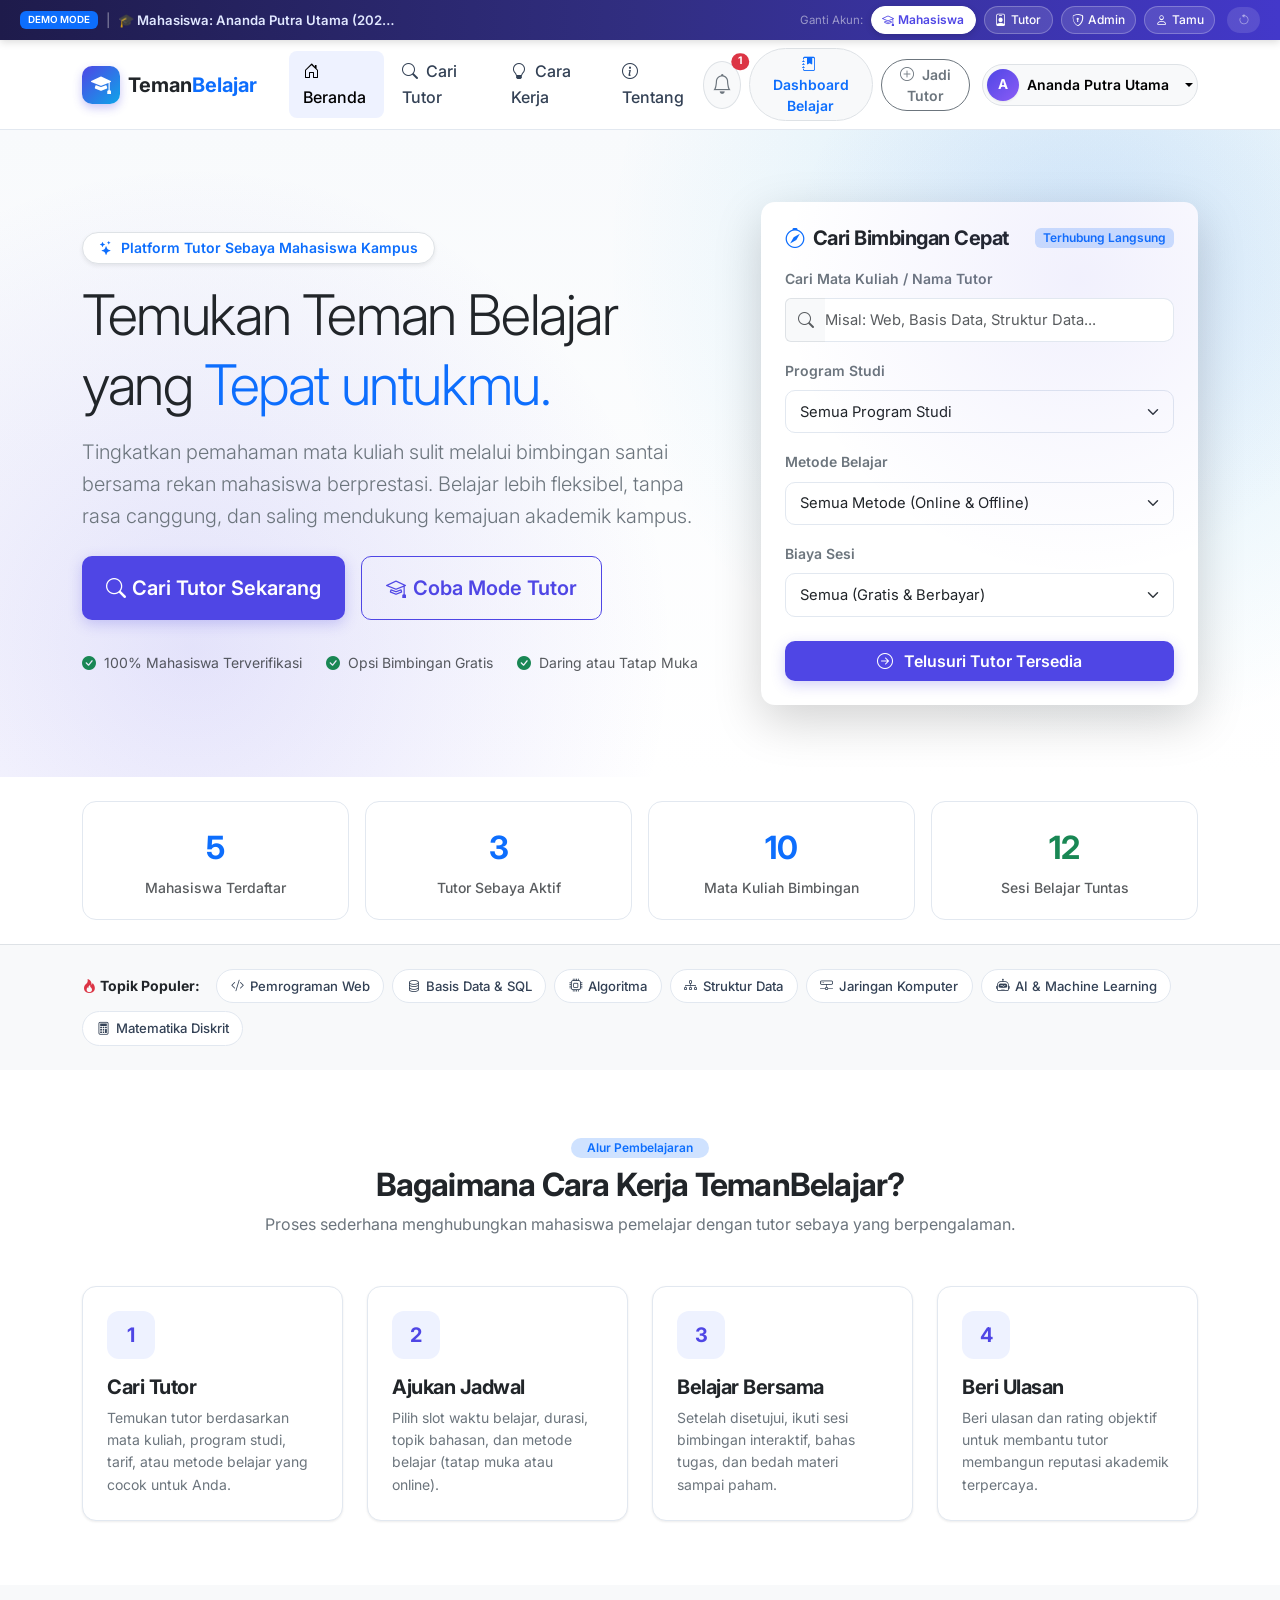
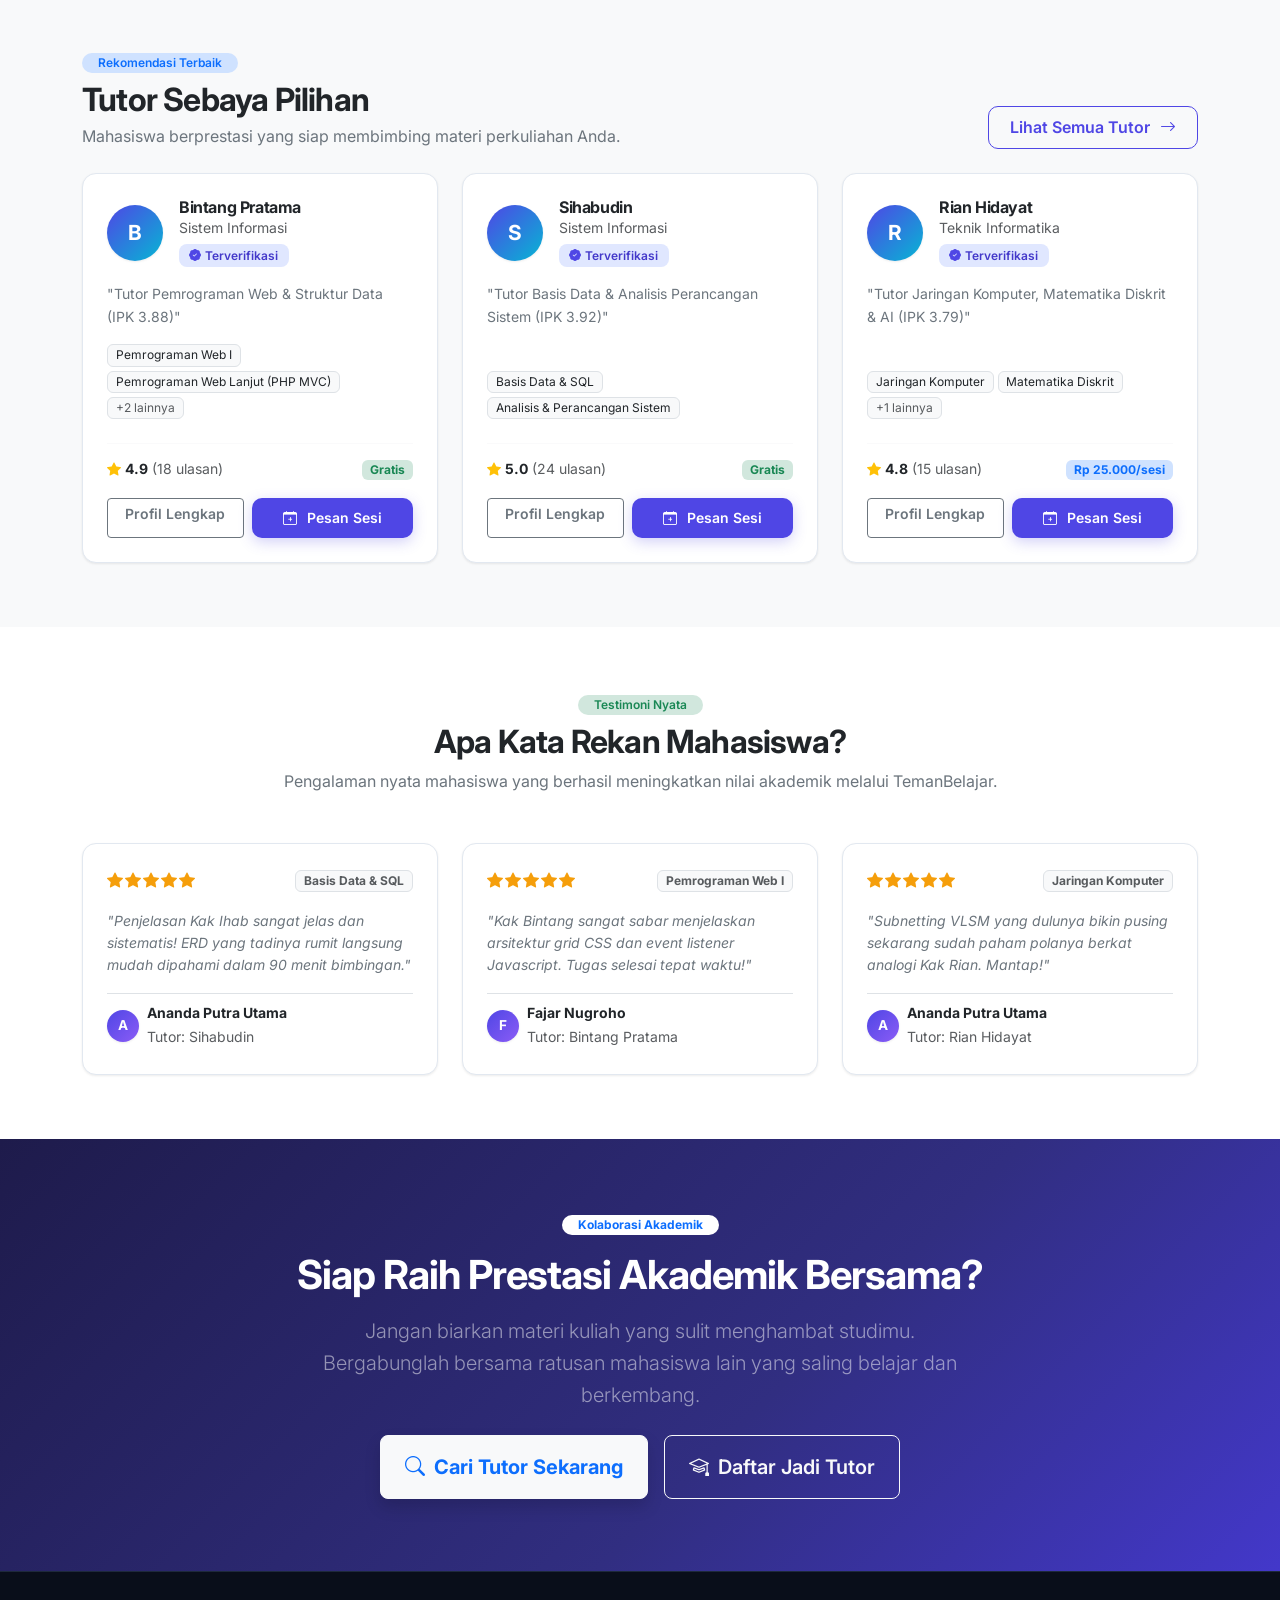
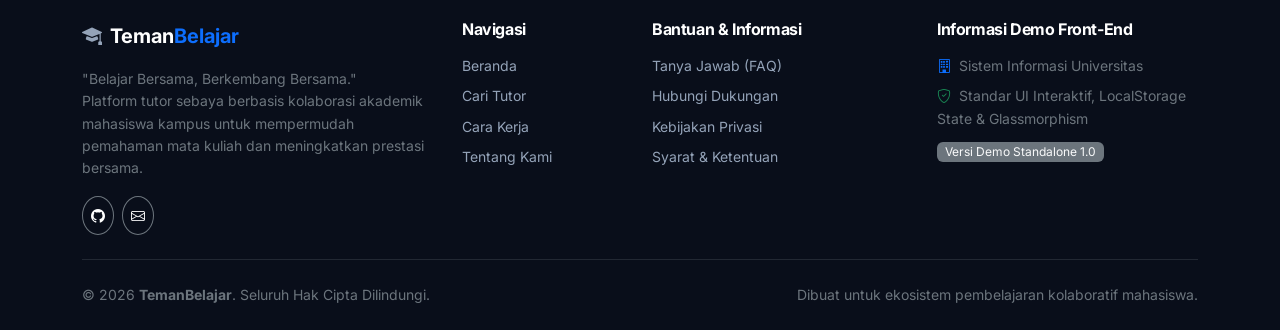
<file: demo/index.html>
<!DOCTYPE html>
<html lang="id">
<head>
    <meta charset="UTF-8">
    <meta name="viewport" content="width=device-width, initial-scale=1.0">
    <title>TemanBelajar — Platform Tutor Sebaya Mahasiswa Kampus</title>
    <meta name="description" content="TemanBelajar adalah platform tutor sebaya mahasiswa untuk mempermudah pencarian tutor, penjadwalan sesi belajar kolaboratif, dan peningkatan pemahaman akademik kampus.">
    <meta name="author" content="TemanBelajar Team">

    <!-- Google Fonts: Inter -->
    <link rel="preconnect" href="https://fonts.googleapis.com">
    <link rel="preconnect" href="https://fonts.gstatic.com" crossorigin>
    <link href="https://fonts.googleapis.com/css2?family=Inter:wght@300;400;500;600;700;800&display=swap" rel="stylesheet">

    <!-- Bootstrap 5.3 CSS & Icons -->
    <link href="https://cdn.jsdelivr.net/npm/bootstrap@5.3.3/dist/css/bootstrap.min.css" rel="stylesheet">
    <link rel="stylesheet" href="https://cdn.jsdelivr.net/npm/bootstrap-icons@1.11.3/font/bootstrap-icons.min.css">

    <!-- Custom Theme Styling -->
    <link rel="stylesheet" href="assets/css/demo.css">
</head>
<body class="d-flex flex-column min-vh-100">

    <!-- NAVBAR -->
    <nav class="navbar navbar-expand-lg navbar-tb sticky-top py-2">
        <div class="container">
            <!-- Brand Logo -->
            <a class="navbar-brand d-flex align-items-center gap-2 fw-bold" href="index.html">
                <span class="brand-logo-box">
                    <i class="bi bi-mortarboard-fill fs-5"></i>
                </span>
                <span class="text-dark fs-5 tracking-tight">Teman<span class="text-primary">Belajar</span></span>
            </a>

            <!-- Mobile Toggle Button -->
            <button class="navbar-toggler border-0 shadow-none" type="button" data-bs-toggle="collapse" data-bs-target="#navbarContent" aria-controls="navbarContent" aria-expanded="false" aria-label="Toggle navigation">
                <span class="navbar-toggler-icon"></span>
            </button>

            <!-- Navbar Links -->
            <div class="collapse navbar-collapse" id="navbarContent">
                <ul class="navbar-nav me-auto mb-2 mb-lg-0 ms-lg-3 gap-lg-1">
                    <li class="nav-item">
                        <a class="nav-link active" href="index.html">
                            <i class="bi bi-house-door me-1"></i> Beranda
                        </a>
                    </li>
                    <li class="nav-item">
                        <a class="nav-link" href="tutors.html">
                            <i class="bi bi-search me-1"></i> Cari Tutor
                        </a>
                    </li>
                    <li class="nav-item">
                        <a class="nav-link" href="how-it-works.html">
                            <i class="bi bi-lightbulb me-1"></i> Cara Kerja
                        </a>
                    </li>
                    <li class="nav-item">
                        <a class="nav-link" href="about.html">
                            <i class="bi bi-info-circle me-1"></i> Tentang
                        </a>
                    </li>
                </ul>

                <!-- Right Action Buttons (Handled by demo-app.js) -->
                <div class="d-flex align-items-center gap-2" id="navbarAuthArea">
                    <!-- Populated dynamically by syncNavbarState() -->
                </div>
            </div>
        </div>
    </nav>

    <main class="flex-grow-1">
        <!-- HERO SECTION -->
        <section class="hero-gradient py-5 py-lg-6">
            <div class="container py-4">
                <div class="row align-items-center g-5">
                    <div class="col-lg-7">
                        <div class="d-inline-flex align-items-center gap-2 px-3 py-1 mb-3 rounded-pill bg-white border shadow-sm small text-primary fw-semibold">
                            <i class="bi bi-stars"></i> Platform Tutor Sebaya Mahasiswa Kampus
                        </div>
                        <h1 class="display-4 fw-extrabold text-dark mb-3 lh-sm">
                            Temukan Teman Belajar yang <span class="text-primary">Tepat untukmu.</span>
                        </h1>
                        <p class="lead text-secondary mb-4">
                            Tingkatkan pemahaman mata kuliah sulit melalui bimbingan santai bersama rekan mahasiswa berprestasi. Belajar lebih fleksibel, tanpa rasa canggung, dan saling mendukung kemajuan akademik kampus.
                        </p>
                        <div class="d-flex flex-wrap gap-3 mb-4">
                            <a href="tutors.html" class="btn btn-tb-primary btn-lg px-4 py-3">
                                <i class="bi bi-search"></i> Cari Tutor Sekarang
                            </a>
                            <button type="button" class="btn btn-tb-outline btn-lg px-4 py-3" onclick="switchDemoRole('tutor')">
                                <i class="bi bi-mortarboard"></i> Coba Mode Tutor
                            </button>
                        </div>
                        <div class="d-flex flex-wrap align-items-center gap-4 text-muted small pt-2">
                            <div class="d-flex align-items-center gap-2">
                                <i class="bi bi-check-circle-fill text-success"></i> 100% Mahasiswa Terverifikasi
                            </div>
                            <div class="d-flex align-items-center gap-2">
                                <i class="bi bi-check-circle-fill text-success"></i> Opsi Bimbingan Gratis
                            </div>
                            <div class="d-flex align-items-center gap-2">
                                <i class="bi bi-check-circle-fill text-success"></i> Daring atau Tatap Muka
                            </div>
                        </div>
                    </div>

                    <!-- Hero Visual Card / Quick Search -->
                    <div class="col-lg-5">
                        <div class="tb-card p-4 bg-white shadow-lg border-0">
                            <div class="d-flex justify-content-between align-items-center mb-3">
                                <h5 class="fw-bold mb-0 text-dark">
                                    <i class="bi bi-compass text-primary me-2"></i>Cari Bimbingan Cepat
                                </h5>
                                <span class="badge bg-primary-subtle text-primary fw-semibold">Terhubung Langsung</span>
                            </div>
                            <form action="tutors.html" method="GET" class="d-flex flex-column gap-3">
                                <div>
                                    <label class="form-label small fw-semibold text-secondary">Cari Mata Kuliah / Nama Tutor</label>
                                    <div class="input-group">
                                        <span class="input-group-text bg-light border-end-0 text-muted"><i class="bi bi-search"></i></span>
                                        <input type="text" name="q" class="form-control border-start-0 ps-0" placeholder="Misal: Web, Basis Data, Struktur Data...">
                                    </div>
                                </div>
                                <div>
                                    <label class="form-label small fw-semibold text-secondary">Program Studi</label>
                                    <select name="program_id" id="quickProgramSelect" class="form-select">
                                        <option value="">Semua Program Studi</option>
                                    </select>
                                </div>
                                <div>
                                    <label class="form-label small fw-semibold text-secondary">Metode Belajar</label>
                                    <select name="method" class="form-select">
                                        <option value="all">Semua Metode (Online & Offline)</option>
                                        <option value="online">Online (Google Meet / Zoom)</option>
                                        <option value="offline">Tatap Muka (Kampus / Perpustakaan)</option>
                                    </select>
                                </div>
                                <div>
                                    <label class="form-label small fw-semibold text-secondary">Biaya Sesi</label>
                                    <select name="price_type" class="form-select">
                                        <option value="">Semua (Gratis & Berbayar)</option>
                                        <option value="free">Bimbingan Gratis (Sukarela)</option>
                                        <option value="paid">Berbayar Ringan</option>
                                    </select>
                                </div>
                                <button type="submit" class="btn btn-tb-primary w-100 py-2 mt-2">
                                    <i class="bi bi-arrow-right-circle me-1"></i> Telusuri Tutor Tersedia
                                </button>
                            </form>
                        </div>
                    </div>
                </div>
            </div>
        </section>

        <!-- LIVE PLATFORM STATISTICS -->
        <section class="py-4 bg-white border-bottom">
            <div class="container">
                <div class="row g-3 text-center">
                    <div class="col-6 col-md-3">
                        <div class="hero-stats-card h-100">
                            <div class="fs-2 fw-bold text-primary mb-1" id="statStudentsCount">6</div>
                            <div class="small text-muted fw-medium">Mahasiswa Terdaftar</div>
                        </div>
                    </div>
                    <div class="col-6 col-md-3">
                        <div class="hero-stats-card h-100">
                            <div class="fs-2 fw-bold text-primary mb-1" id="statTutorsCount">3</div>
                            <div class="small text-muted fw-medium">Tutor Sebaya Aktif</div>
                        </div>
                    </div>
                    <div class="col-6 col-md-3">
                        <div class="hero-stats-card h-100">
                            <div class="fs-2 fw-bold text-primary mb-1" id="statSubjectsCount">10</div>
                            <div class="small text-muted fw-medium">Mata Kuliah Bimbingan</div>
                        </div>
                    </div>
                    <div class="col-6 col-md-3">
                        <div class="hero-stats-card h-100">
                            <div class="fs-2 fw-bold text-success mb-1" id="statSessionsCount">12</div>
                            <div class="small text-muted fw-medium">Sesi Belajar Tuntas</div>
                        </div>
                    </div>
                </div>
            </div>
        </section>

        <!-- QUICK SUBJECT CATEGORIES -->
        <section class="py-4 bg-light">
            <div class="container">
                <div class="d-flex flex-wrap align-items-center gap-2">
                    <span class="small fw-bold text-dark me-2"><i class="bi bi-fire text-danger me-1"></i>Topik Populer:</span>
                    <a href="tutors.html?q=Web" class="subject-pill"><i class="bi bi-code-slash"></i> Pemrograman Web</a>
                    <a href="tutors.html?q=Basis Data" class="subject-pill"><i class="bi bi-database"></i> Basis Data & SQL</a>
                    <a href="tutors.html?q=Algoritma" class="subject-pill"><i class="bi bi-cpu"></i> Algoritma</a>
                    <a href="tutors.html?q=Struktur Data" class="subject-pill"><i class="bi bi-diagram-3"></i> Struktur Data</a>
                    <a href="tutors.html?q=Jaringan" class="subject-pill"><i class="bi bi-hdd-network"></i> Jaringan Komputer</a>
                    <a href="tutors.html?q=Kecerdasan Buatan" class="subject-pill"><i class="bi bi-robot"></i> AI & Machine Learning</a>
                    <a href="tutors.html?q=Matematika" class="subject-pill"><i class="bi bi-calculator"></i> Matematika Diskrit</a>
                </div>
            </div>
        </section>

        <!-- HOW IT WORKS SECTION -->
        <section class="py-5 bg-white" id="cara-kerja">
            <div class="container py-3">
                <div class="text-center max-w-2xl mx-auto mb-5">
                    <span class="badge bg-primary-subtle text-primary fw-semibold px-3 py-1 rounded-pill mb-2">Alur Pembelajaran</span>
                    <h2 class="fw-bold text-dark">Bagaimana Cara Kerja TemanBelajar?</h2>
                    <p class="text-secondary">Proses sederhana menghubungkan mahasiswa pemelajar dengan tutor sebaya yang berpengalaman.</p>
                </div>

                <div class="row g-4">
                    <div class="col-md-6 col-lg-3">
                        <div class="tb-card p-4 h-100 bg-white">
                            <div class="icon-box-primary mb-3">
                                <span class="fw-bold fs-5">1</span>
                            </div>
                            <h5 class="fw-bold text-dark mb-2">Cari Tutor</h5>
                            <p class="text-secondary small mb-0">Temukan tutor berdasarkan mata kuliah, program studi, tarif, atau metode belajar yang cocok untuk Anda.</p>
                        </div>
                    </div>
                    <div class="col-md-6 col-lg-3">
                        <div class="tb-card p-4 h-100 bg-white">
                            <div class="icon-box-primary mb-3">
                                <span class="fw-bold fs-5">2</span>
                            </div>
                            <h5 class="fw-bold text-dark mb-2">Ajukan Jadwal</h5>
                            <p class="text-secondary small mb-0">Pilih slot waktu belajar, durasi, topik bahasan, dan metode belajar (tatap muka atau online).</p>
                        </div>
                    </div>
                    <div class="col-md-6 col-lg-3">
                        <div class="tb-card p-4 h-100 bg-white">
                            <div class="icon-box-primary mb-3">
                                <span class="fw-bold fs-5">3</span>
                            </div>
                            <h5 class="fw-bold text-dark mb-2">Belajar Bersama</h5>
                            <p class="text-secondary small mb-0">Setelah disetujui, ikuti sesi bimbingan interaktif, bahas tugas, dan bedah materi sampai paham.</p>
                        </div>
                    </div>
                    <div class="col-md-6 col-lg-3">
                        <div class="tb-card p-4 h-100 bg-white">
                            <div class="icon-box-primary mb-3">
                                <span class="fw-bold fs-5">4</span>
                            </div>
                            <h5 class="fw-bold text-dark mb-2">Beri Ulasan</h5>
                            <p class="text-secondary small mb-0">Beri ulasan dan rating objektif untuk membantu tutor membangun reputasi akademik terpercaya.</p>
                        </div>
                    </div>
                </div>
            </div>
        </section>

        <!-- FEATURED TUTORS SECTION -->
        <section class="py-5 bg-light">
            <div class="container py-3">
                <div class="d-flex flex-column flex-md-row justify-content-between align-items-md-end mb-4 gap-2">
                    <div>
                        <span class="badge bg-primary-subtle text-primary fw-semibold px-3 py-1 rounded-pill mb-2">Rekomendasi Terbaik</span>
                        <h2 class="fw-bold text-dark mb-1">Tutor Sebaya Pilihan</h2>
                        <p class="text-secondary mb-0">Mahasiswa berprestasi yang siap membimbing materi perkuliahan Anda.</p>
                    </div>
                    <div>
                        <a href="tutors.html" class="btn btn-tb-outline">
                            Lihat Semua Tutor <i class="bi bi-arrow-right ms-1"></i>
                        </a>
                    </div>
                </div>

                <div class="row g-4" id="featuredTutorsContainer">
                    <!-- Populated dynamically by script -->
                </div>
            </div>
        </section>

        <!-- TESTIMONIALS / STUDENT REVIEWS -->
        <section class="py-5 bg-white">
            <div class="container py-3">
                <div class="text-center max-w-2xl mx-auto mb-5">
                    <span class="badge bg-success-subtle text-success fw-semibold px-3 py-1 rounded-pill mb-2">Testimoni Nyata</span>
                    <h2 class="fw-bold text-dark">Apa Kata Rekan Mahasiswa?</h2>
                    <p class="text-secondary">Pengalaman nyata mahasiswa yang berhasil meningkatkan nilai akademik melalui TemanBelajar.</p>
                </div>

                <div class="row g-4" id="homeReviewsContainer">
                    <!-- Populated dynamically -->
                </div>
            </div>
        </section>

        <!-- CALL TO ACTION -->
        <section class="py-5" style="background: linear-gradient(135deg, #1e1b4b 0%, #312e81 60%, #4338ca 100%);">
            <div class="container py-4 text-center text-white">
                <span class="badge bg-white text-primary fw-bold px-3 py-1 rounded-pill mb-3">Kolaborasi Akademik</span>
                <h2 class="display-6 fw-bold mb-3 text-white">Siap Raih Prestasi Akademik Bersama?</h2>
                <p class="lead text-white-50 max-w-2xl mx-auto mb-4" style="max-width: 650px;">
                    Jangan biarkan materi kuliah yang sulit menghambat studimu. Bergabunglah bersama ratusan mahasiswa lain yang saling belajar dan berkembang.
                </p>
                <div class="d-flex flex-wrap justify-content-center gap-3">
                    <a href="tutors.html" class="btn btn-light btn-lg px-4 py-3 fw-bold text-primary shadow">
                        <i class="bi bi-search me-1"></i> Cari Tutor Sekarang
                    </a>
                    <button type="button" class="btn btn-outline-light btn-lg px-4 py-3 fw-semibold" onclick="switchDemoRole('tutor')">
                        <i class="bi bi-mortarboard me-1"></i> Daftar Jadi Tutor
                    </button>
                </div>
            </div>
        </section>
    </main>

    <!-- FOOTER -->
    <footer class="footer-tb mt-auto pt-5 pb-4">
        <div class="container">
            <div class="row g-4 mb-4">
                <!-- Brand Column -->
                <div class="col-lg-4 col-md-6">
                    <div class="d-flex align-items-center gap-2 mb-3">
                        <span class="brand-logo-box">
                            <i class="bi bi-mortarboard-fill fs-5"></i>
                        </span>
                        <span class="text-white fs-5 fw-bold">Teman<span class="text-primary">Belajar</span></span>
                    </div>
                    <p class="small text-secondary mb-3">
                        "Belajar Bersama, Berkembang Bersama."<br>
                        Platform tutor sebaya berbasis kolaborasi akademik mahasiswa kampus untuk mempermudah pemahaman mata kuliah dan meningkatkan prestasi bersama.
                    </p>
                    <div class="d-flex gap-2">
                        <a href="https://github.com" target="_blank" class="btn btn-sm btn-outline-secondary rounded-circle p-2 text-white" title="GitHub Repository">
                            <i class="bi bi-github"></i>
                        </a>
                        <a href="contact.html" class="btn btn-sm btn-outline-secondary rounded-circle p-2 text-white" title="Kontak Bantuan">
                            <i class="bi bi-envelope"></i>
                        </a>
                    </div>
                </div>

                <!-- Navigation Links -->
                <div class="col-lg-2 col-md-6 col-6">
                    <h6 class="text-white fw-bold mb-3">Navigasi</h6>
                    <ul class="list-unstyled small d-flex flex-column gap-2 mb-0">
                        <li><a href="index.html">Beranda</a></li>
                        <li><a href="tutors.html">Cari Tutor</a></li>
                        <li><a href="how-it-works.html">Cara Kerja</a></li>
                        <li><a href="about.html">Tentang Kami</a></li>
                    </ul>
                </div>

                <!-- Support Links -->
                <div class="col-lg-3 col-md-6 col-6">
                    <h6 class="text-white fw-bold mb-3">Bantuan & Informasi</h6>
                    <ul class="list-unstyled small d-flex flex-column gap-2 mb-0">
                        <li><a href="how-it-works.html#faq">Tanya Jawab (FAQ)</a></li>
                        <li><a href="contact.html">Hubungi Dukungan</a></li>
                        <li><a href="about.html#privacy">Kebijakan Privasi</a></li>
                        <li><a href="about.html#terms">Syarat & Ketentuan</a></li>
                    </ul>
                </div>

                <!-- Academic Info -->
                <div class="col-lg-3 col-md-6">
                    <h6 class="text-white fw-bold mb-3">Informasi Demo Front-End</h6>
                    <p class="small text-secondary mb-2">
                        <i class="bi bi-building me-1 text-primary"></i> Sistem Informasi Universitas
                    </p>
                    <p class="small text-secondary mb-2">
                        <i class="bi bi-shield-check me-1 text-success"></i> Standar UI Interaktif, LocalStorage State & Glassmorphism
                    </p>
                    <span class="badge bg-secondary text-light fw-normal py-1 px-2">Versi Demo Standalone 1.0</span>
                </div>
            </div>

            <hr class="border-secondary my-4">

            <div class="d-flex flex-column flex-md-row justify-content-between align-items-center gap-2 small text-secondary">
                <div>
                    &copy; 2026 <strong>TemanBelajar</strong>. Seluruh Hak Cipta Dilindungi.
                </div>
                <div>
                    Dibuat untuk ekosistem pembelajaran kolaboratif mahasiswa.
                </div>
            </div>
        </div>
    </footer>

    <!-- Bootstrap 5.3 Bundle JS -->
    <script src="https://cdn.jsdelivr.net/npm/bootstrap@5.3.3/dist/js/bootstrap.bundle.min.js"></script>

    <!-- Demo Data & Scripts -->
    <script src="assets/js/data.js"></script>
    <script src="assets/js/demo-app.js"></script>
    <script>
        document.addEventListener('DOMContentLoaded', function () {
            const data = getTBData();

            // Populate Study Programs in Quick Search
            const progSelect = document.getElementById('quickProgramSelect');
            if (progSelect) {
                data.studyPrograms.forEach(p => {
                    const opt = document.createElement('option');
                    opt.value = p.id;
                    opt.textContent = `${p.name} (${p.code})`;
                    progSelect.appendChild(opt);
                });
            }

            // Populate Statistics
            document.getElementById('statStudentsCount').textContent = data.users.filter(u => u.role === 'student').length;
            document.getElementById('statTutorsCount').textContent = data.tutors.length;
            document.getElementById('statSubjectsCount').textContent = data.studySubjects.length;
            document.getElementById('statSessionsCount').textContent = data.sessions.filter(s => s.status === 'completed').length + 11;

            // Render Featured Tutors
            const tutorsContainer = document.getElementById('featuredTutorsContainer');
            if (tutorsContainer) {
                tutorsContainer.innerHTML = data.tutors.map(tutor => `
                    <div class="col-md-6 col-lg-4">
                        <div class="tb-card p-4 h-100 d-flex flex-column bg-white">
                            <div class="d-flex align-items-center gap-3 mb-3">
                                <div class="avatar-placeholder avatar-tutor" style="width: 56px; height: 56px; font-size: 1.3rem;">
                                    ${tutor.full_name.charAt(0)}
                                </div>
                                <div class="overflow-hidden">
                                    <h6 class="fw-bold mb-0 text-dark text-truncate" title="${escapeHtml(tutor.full_name)}">${escapeHtml(tutor.full_name)}</h6>
                                    <small class="text-muted d-block text-truncate">${escapeHtml(tutor.program_name)}</small>
                                    <span class="badge badge-verified mt-1">
                                        <i class="bi bi-patch-check-fill"></i> Terverifikasi
                                    </span>
                                </div>
                            </div>

                            <p class="small text-secondary mb-3 flex-grow-1" style="display: -webkit-box; -webkit-line-clamp: 2; -webkit-box-orient: vertical; overflow: hidden;">
                                "${escapeHtml(tutor.headline)}"
                            </p>

                            <!-- Subject badges -->
                            <div class="mb-3 d-flex flex-wrap gap-1">
                                ${tutor.subjects.slice(0, 2).map(s => `
                                    <span class="badge bg-light text-dark border small fw-normal">${escapeHtml(s.name)}</span>
                                `).join('')}
                                ${tutor.subjects.length > 2 ? `<span class="badge bg-light text-muted border small fw-normal">+${tutor.subjects.length - 2} lainnya</span>` : ''}
                            </div>

                            <hr class="my-2 border-light-subtle">

                            <!-- Rating & Price -->
                            <div class="d-flex justify-content-between align-items-center mb-3 pt-1">
                                <div class="d-flex align-items-center gap-1 small">
                                    <i class="bi bi-star-fill text-warning"></i>
                                    <span class="fw-bold text-dark">${tutor.avg_rating.toFixed(1)}</span>
                                    <span class="text-muted">(${tutor.review_count} ulasan)</span>
                                </div>
                                <div>
                                    ${tutor.is_free ? `
                                        <span class="badge bg-success-subtle text-success fw-bold px-2 py-1">Gratis</span>
                                    ` : `
                                        <span class="badge bg-primary-subtle text-primary fw-bold px-2 py-1">${formatRupiah(tutor.hourly_rate)}/sesi</span>
                                    `}
                                </div>
                            </div>

                            <!-- Actions -->
                            <div class="d-flex gap-2">
                                <a href="tutor-detail.html?id=${tutor.id}" class="btn btn-outline-secondary btn-sm flex-grow-1 fw-semibold">
                                    Profil Lengkap
                                </a>
                                <button type="button" class="btn btn-tb-primary btn-sm flex-grow-1 fw-semibold" onclick="openBookingModal(${tutor.id})">
                                    <i class="bi bi-calendar-plus me-1"></i> Pesan Sesi
                                </button>
                            </div>
                        </div>
                    </div>
                `).join('');
            }

            // Render Reviews
            const reviewsContainer = document.getElementById('homeReviewsContainer');
            if (reviewsContainer) {
                reviewsContainer.innerHTML = data.reviews.slice(0, 3).map(rev => `
                    <div class="col-md-4">
                        <div class="tb-card p-4 h-100 bg-white d-flex flex-column justify-content-between">
                            <div>
                                <div class="d-flex justify-content-between align-items-center mb-3">
                                    <div class="star-rating">
                                        ${'<i class="bi bi-star-fill"></i>'.repeat(rev.rating)}
                                    </div>
                                    <span class="badge bg-light text-muted border small">${escapeHtml(rev.subject_name)}</span>
                                </div>
                                <p class="text-secondary small fst-italic mb-3">"${escapeHtml(rev.comment)}"</p>
                            </div>
                            <div class="d-flex align-items-center gap-2 pt-2 border-top">
                                <div class="avatar-placeholder" style="width: 32px; height: 32px; font-size: 0.85rem;">
                                    ${rev.student_name.charAt(0)}
                                </div>
                                <div>
                                    <div class="fw-bold text-dark small">${escapeHtml(rev.student_name)}</div>
                                    <small class="text-muted">Tutor: ${escapeHtml(rev.tutor_name)}</small>
                                </div>
                            </div>
                        </div>
                    </div>
                `).join('');
            }
        });
    </script>
</body>
</html>
</file>
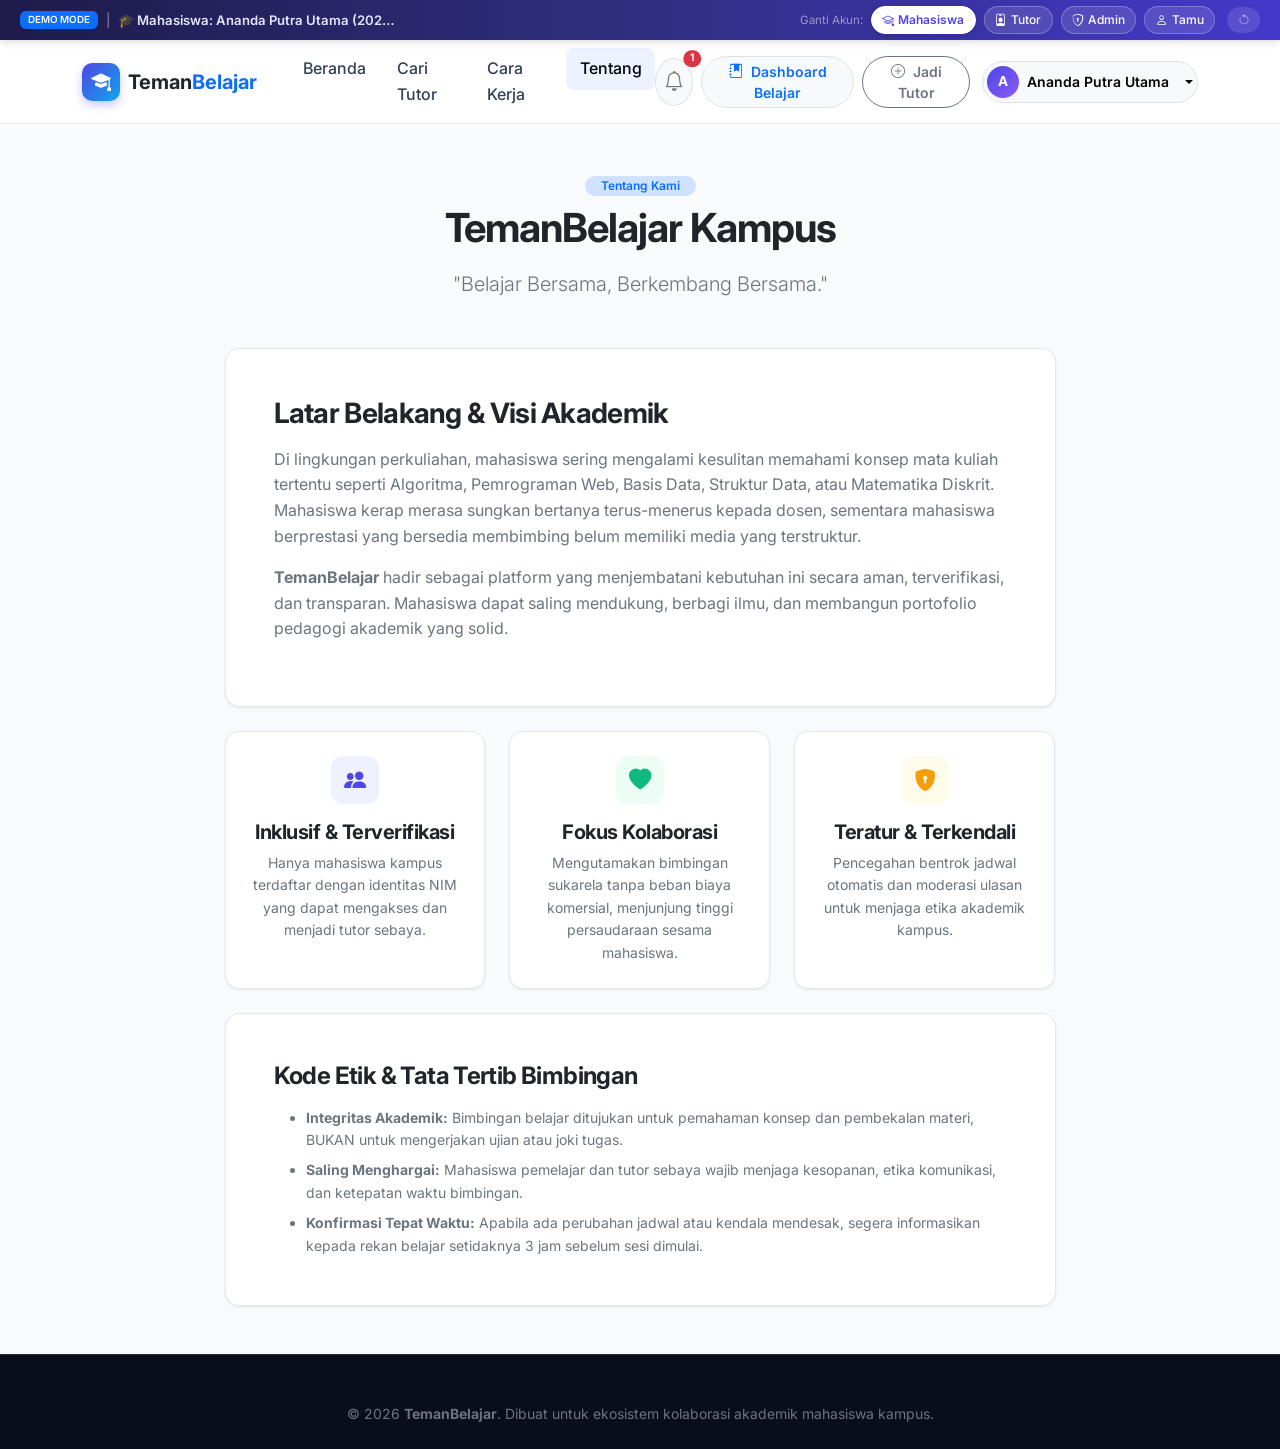
<file: demo/about.html>
<!DOCTYPE html>
<html lang="id">
<head>
    <meta charset="UTF-8">
    <meta name="viewport" content="width=device-width, initial-scale=1.0">
    <title>Tentang Platform — TemanBelajar Demo</title>
    <meta name="description" content="Tentang TemanBelajar: platform bimbingan tutor sebaya mahasiswa untuk menciptakan ekosistem belajar kampus yang inklusif dan kolaboratif.">

    <!-- Google Fonts: Inter -->
    <link rel="preconnect" href="https://fonts.googleapis.com">
    <link rel="preconnect" href="https://fonts.gstatic.com" crossorigin>
    <link href="https://fonts.googleapis.com/css2?family=Inter:wght@300;400;500;600;700;800&display=swap" rel="stylesheet">

    <!-- Bootstrap 5.3 CSS & Icons -->
    <link href="https://cdn.jsdelivr.net/npm/bootstrap@5.3.3/dist/css/bootstrap.min.css" rel="stylesheet">
    <link rel="stylesheet" href="https://cdn.jsdelivr.net/npm/bootstrap-icons@1.11.3/font/bootstrap-icons.min.css">

    <!-- Custom Theme Styling -->
    <link rel="stylesheet" href="assets/css/demo.css">
</head>
<body class="d-flex flex-column min-vh-100">

    <!-- NAVBAR -->
    <nav class="navbar navbar-expand-lg navbar-tb sticky-top py-2">
        <div class="container">
            <a class="navbar-brand d-flex align-items-center gap-2 fw-bold" href="index.html">
                <span class="brand-logo-box"><i class="bi bi-mortarboard-fill fs-5"></i></span>
                <span class="text-dark fs-5 tracking-tight">Teman<span class="text-primary">Belajar</span></span>
            </a>
            <button class="navbar-toggler border-0 shadow-none" type="button" data-bs-toggle="collapse" data-bs-target="#navbarContent" aria-controls="navbarContent" aria-expanded="false" aria-label="Toggle navigation">
                <span class="navbar-toggler-icon"></span>
            </button>
            <div class="collapse navbar-collapse" id="navbarContent">
                <ul class="navbar-nav me-auto mb-2 mb-lg-0 ms-lg-3 gap-lg-1">
                    <li class="nav-item"><a class="nav-link" href="index.html">Beranda</a></li>
                    <li class="nav-item"><a class="nav-link" href="tutors.html">Cari Tutor</a></li>
                    <li class="nav-item"><a class="nav-link" href="how-it-works.html">Cara Kerja</a></li>
                    <li class="nav-item"><a class="nav-link active" href="about.html">Tentang</a></li>
                </ul>
                <div class="d-flex align-items-center gap-2" id="navbarAuthArea"></div>
            </div>
        </div>
    </nav>

    <main class="flex-grow-1 py-5">
        <div class="container">
            <div class="row justify-content-center">
                <div class="col-lg-9">
                    <div class="text-center mb-5">
                        <span class="badge bg-primary-subtle text-primary fw-semibold px-3 py-1 rounded-pill mb-2">Tentang Kami</span>
                        <h1 class="display-6 fw-bold text-dark mb-3">TemanBelajar Kampus</h1>
                        <p class="lead text-secondary">
                            "Belajar Bersama, Berkembang Bersama."
                        </p>
                    </div>

                    <div class="tb-card p-4 p-md-5 bg-white mb-4">
                        <h3 class="fw-bold text-dark mb-3">Latar Belakang & Visi Akademik</h3>
                        <p class="text-secondary">
                            Di lingkungan perkuliahan, mahasiswa sering mengalami kesulitan memahami konsep mata kuliah tertentu seperti Algoritma, Pemrograman Web, Basis Data, Struktur Data, atau Matematika Diskrit. Mahasiswa kerap merasa sungkan bertanya terus-menerus kepada dosen, sementara mahasiswa berprestasi yang bersedia membimbing belum memiliki media yang terstruktur.
                        </p>
                        <p class="text-secondary">
                            <strong>TemanBelajar</strong> hadir sebagai platform yang menjembatani kebutuhan ini secara aman, terverifikasi, dan transparan. Mahasiswa dapat saling mendukung, berbagi ilmu, dan membangun portofolio pedagogi akademik yang solid.
                        </p>
                    </div>

                    <div class="row g-4 mb-4">
                        <div class="col-md-4">
                            <div class="tb-card p-4 bg-white h-100 text-center">
                                <div class="icon-box-primary mx-auto mb-3">
                                    <i class="bi bi-people-fill"></i>
                                </div>
                                <h5 class="fw-bold text-dark mb-2">Inklusif & Terverifikasi</h5>
                                <p class="small text-secondary mb-0">Hanya mahasiswa kampus terdaftar dengan identitas NIM yang dapat mengakses dan menjadi tutor sebaya.</p>
                            </div>
                        </div>
                        <div class="col-md-4">
                            <div class="tb-card p-4 bg-white h-100 text-center">
                                <div class="icon-box-success mx-auto mb-3">
                                    <i class="bi bi-heart-fill"></i>
                                </div>
                                <h5 class="fw-bold text-dark mb-2">Fokus Kolaborasi</h5>
                                <p class="small text-secondary mb-0">Mengutamakan bimbingan sukarela tanpa beban biaya komersial, menjunjung tinggi persaudaraan sesama mahasiswa.</p>
                            </div>
                        </div>
                        <div class="col-md-4">
                            <div class="tb-card p-4 bg-white h-100 text-center">
                                <div class="icon-box-warning mx-auto mb-3">
                                    <i class="bi bi-shield-lock-fill"></i>
                                </div>
                                <h5 class="fw-bold text-dark mb-2">Teratur & Terkendali</h5>
                                <p class="small text-secondary mb-0">Pencegahan bentrok jadwal otomatis dan moderasi ulasan untuk menjaga etika akademik kampus.</p>
                            </div>
                        </div>
                    </div>

                    <!-- Privacy & Terms Snippets -->
                    <div class="tb-card p-4 p-md-5 bg-white" id="terms">
                        <h4 class="fw-bold text-dark mb-3">Kode Etik & Tata Tertib Bimbingan</h4>
                        <ul class="text-secondary small d-flex flex-column gap-2 mb-0">
                            <li><strong>Integritas Akademik:</strong> Bimbingan belajar ditujukan untuk pemahaman konsep dan pembekalan materi, BUKAN untuk mengerjakan ujian atau joki tugas.</li>
                            <li><strong>Saling Menghargai:</strong> Mahasiswa pemelajar dan tutor sebaya wajib menjaga kesopanan, etika komunikasi, dan ketepatan waktu bimbingan.</li>
                            <li><strong>Konfirmasi Tepat Waktu:</strong> Apabila ada perubahan jadwal atau kendala mendesak, segera informasikan kepada rekan belajar setidaknya 3 jam sebelum sesi dimulai.</li>
                        </ul>
                    </div>
                </div>
            </div>
        </div>
    </main>

    <!-- FOOTER -->
    <footer class="footer-tb mt-auto pt-5 pb-4">
        <div class="container text-center small text-secondary">
            &copy; 2026 <strong>TemanBelajar</strong>. Dibuat untuk ekosistem kolaborasi akademik mahasiswa kampus.
        </div>
    </footer>

    <!-- Bootstrap 5.3 Bundle JS -->
    <script src="https://cdn.jsdelivr.net/npm/bootstrap@5.3.3/dist/js/bootstrap.bundle.min.js"></script>

    <!-- Demo Data & Scripts -->
    <script src="assets/js/data.js"></script>
    <script src="assets/js/demo-app.js"></script>
</body>
</html>
</file>
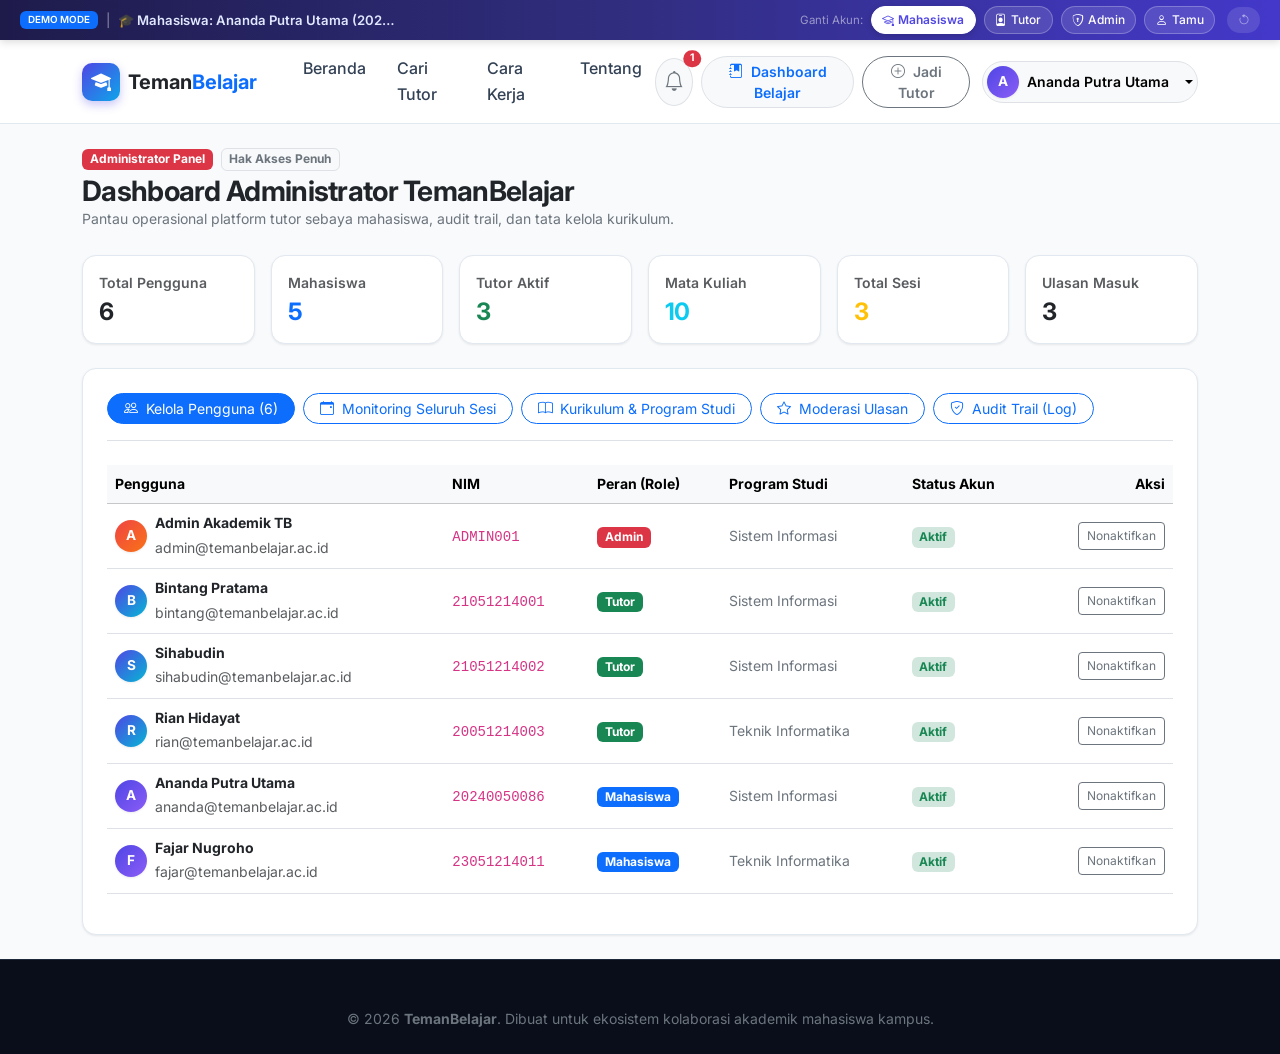
<file: demo/admin-dashboard.html>
<!DOCTYPE html>
<html lang="id">
<head>
    <meta charset="UTF-8">
    <meta name="viewport" content="width=device-width, initial-scale=1.0">
    <title>Dashboard Administrator — TemanBelajar Demo</title>
    <meta name="description" content="Dashboard administrasi akademik TemanBelajar: tata kelola pengguna, monitoring sesi belajar, kurikulum mata kuliah, dan audit log.">

    <!-- Google Fonts: Inter -->
    <link rel="preconnect" href="https://fonts.googleapis.com">
    <link rel="preconnect" href="https://fonts.gstatic.com" crossorigin>
    <link href="https://fonts.googleapis.com/css2?family=Inter:wght@300;400;500;600;700;800&display=swap" rel="stylesheet">

    <!-- Bootstrap 5.3 CSS & Icons -->
    <link href="https://cdn.jsdelivr.net/npm/bootstrap@5.3.3/dist/css/bootstrap.min.css" rel="stylesheet">
    <link rel="stylesheet" href="https://cdn.jsdelivr.net/npm/bootstrap-icons@1.11.3/font/bootstrap-icons.min.css">

    <!-- Custom Theme Styling -->
    <link rel="stylesheet" href="assets/css/demo.css">
</head>
<body class="d-flex flex-column min-vh-100">

    <!-- NAVBAR -->
    <nav class="navbar navbar-expand-lg navbar-tb sticky-top py-2">
        <div class="container">
            <a class="navbar-brand d-flex align-items-center gap-2 fw-bold" href="index.html">
                <span class="brand-logo-box">
                    <i class="bi bi-mortarboard-fill fs-5"></i>
                </span>
                <span class="text-dark fs-5 tracking-tight">Teman<span class="text-primary">Belajar</span></span>
            </a>

            <button class="navbar-toggler border-0 shadow-none" type="button" data-bs-toggle="collapse" data-bs-target="#navbarContent" aria-controls="navbarContent" aria-expanded="false" aria-label="Toggle navigation">
                <span class="navbar-toggler-icon"></span>
            </button>

            <div class="collapse navbar-collapse" id="navbarContent">
                <ul class="navbar-nav me-auto mb-2 mb-lg-0 ms-lg-3 gap-lg-1">
                    <li class="nav-item"><a class="nav-link" href="index.html">Beranda</a></li>
                    <li class="nav-item"><a class="nav-link" href="tutors.html">Cari Tutor</a></li>
                    <li class="nav-item"><a class="nav-link" href="how-it-works.html">Cara Kerja</a></li>
                    <li class="nav-item"><a class="nav-link" href="about.html">Tentang</a></li>
                </ul>
                <div class="d-flex align-items-center gap-2" id="navbarAuthArea"></div>
            </div>
        </div>
    </nav>

    <main class="flex-grow-1">
        <div class="container py-4">
            <!-- Header -->
            <div class="d-flex flex-column flex-md-row justify-content-between align-items-md-center gap-3 mb-4">
                <div>
                    <div class="d-flex align-items-center gap-2 mb-1">
                        <span class="badge bg-danger text-white">Administrator Panel</span>
                        <span class="badge bg-light text-secondary border">Hak Akses Penuh</span>
                    </div>
                    <h1 class="h3 fw-bold text-dark mb-0">Dashboard Administrator TemanBelajar</h1>
                    <p class="text-secondary small mb-0">Pantau operasional platform tutor sebaya mahasiswa, audit trail, dan tata kelola kurikulum.</p>
                </div>
            </div>

            <!-- Admin KPI Cards -->
            <div class="row g-3 mb-4">
                <div class="col-6 col-md-4 col-lg-2">
                    <div class="tb-card p-3 bg-white h-100">
                        <span class="small text-muted fw-semibold d-block mb-1">Total Pengguna</span>
                        <h4 class="fw-bold text-dark mb-0" id="adminTotalUsers">0</h4>
                    </div>
                </div>
                <div class="col-6 col-md-4 col-lg-2">
                    <div class="tb-card p-3 bg-white h-100">
                        <span class="small text-muted fw-semibold d-block mb-1">Mahasiswa</span>
                        <h4 class="fw-bold text-primary mb-0" id="adminTotalStudents">0</h4>
                    </div>
                </div>
                <div class="col-6 col-md-4 col-lg-2">
                    <div class="tb-card p-3 bg-white h-100">
                        <span class="small text-muted fw-semibold d-block mb-1">Tutor Aktif</span>
                        <h4 class="fw-bold text-success mb-0" id="adminTotalTutors">0</h4>
                    </div>
                </div>
                <div class="col-6 col-md-4 col-lg-2">
                    <div class="tb-card p-3 bg-white h-100">
                        <span class="small text-muted fw-semibold d-block mb-1">Mata Kuliah</span>
                        <h4 class="fw-bold text-info mb-0" id="adminTotalSubjects">0</h4>
                    </div>
                </div>
                <div class="col-6 col-md-4 col-lg-2">
                    <div class="tb-card p-3 bg-white h-100">
                        <span class="small text-muted fw-semibold d-block mb-1">Total Sesi</span>
                        <h4 class="fw-bold text-warning mb-0" id="adminTotalSessions">0</h4>
                    </div>
                </div>
                <div class="col-6 col-md-4 col-lg-2">
                    <div class="tb-card p-3 bg-white h-100">
                        <span class="small text-muted fw-semibold d-block mb-1">Ulasan Masuk</span>
                        <h4 class="fw-bold text-dark mb-0" id="adminTotalReviews">0</h4>
                    </div>
                </div>
            </div>

            <!-- Admin Navigation Pills & Content -->
            <div class="tb-card p-4 bg-white">
                <ul class="nav nav-pills mb-4 gap-2 border-bottom pb-3" id="adminTabs" role="tablist">
                    <li class="nav-item">
                        <button class="btn btn-sm btn-outline-primary active rounded-pill px-3" data-bs-toggle="pill" data-bs-target="#admin-tab-users">
                            <i class="bi bi-people me-1"></i> Kelola Pengguna (<span id="tabUserCount">0</span>)
                        </button>
                    </li>
                    <li class="nav-item">
                        <button class="btn btn-sm btn-outline-primary rounded-pill px-3" data-bs-toggle="pill" data-bs-target="#admin-tab-sessions">
                            <i class="bi bi-calendar-event me-1"></i> Monitoring Seluruh Sesi
                        </button>
                    </li>
                    <li class="nav-item">
                        <button class="btn btn-sm btn-outline-primary rounded-pill px-3" data-bs-toggle="pill" data-bs-target="#admin-tab-curriculum">
                            <i class="bi bi-book me-1"></i> Kurikulum & Program Studi
                        </button>
                    </li>
                    <li class="nav-item">
                        <button class="btn btn-sm btn-outline-primary rounded-pill px-3" data-bs-toggle="pill" data-bs-target="#admin-tab-reviews">
                            <i class="bi bi-star me-1"></i> Moderasi Ulasan
                        </button>
                    </li>
                    <li class="nav-item">
                        <button class="btn btn-sm btn-outline-primary rounded-pill px-3" data-bs-toggle="pill" data-bs-target="#admin-tab-logs">
                            <i class="bi bi-shield-check me-1"></i> Audit Trail (Log)
                        </button>
                    </li>
                </ul>

                <div class="tab-content" id="adminTabContent">
                    <!-- TAB 1: USERS -->
                    <div class="tab-pane fade show active" id="admin-tab-users">
                        <div class="table-responsive">
                            <table class="table table-hover align-middle">
                                <thead class="table-light small">
                                    <tr>
                                        <th>Pengguna</th>
                                        <th>NIM</th>
                                        <th>Peran (Role)</th>
                                        <th>Program Studi</th>
                                        <th>Status Akun</th>
                                        <th class="text-end">Aksi</th>
                                    </tr>
                                </thead>
                                <tbody id="adminUsersTableBody">
                                    <!-- Populated dynamically -->
                                </tbody>
                            </table>
                        </div>
                    </div>

                    <!-- TAB 2: SESSIONS MONITORING -->
                    <div class="tab-pane fade" id="admin-tab-sessions">
                        <div class="table-responsive">
                            <table class="table table-hover align-middle">
                                <thead class="table-light small">
                                    <tr>
                                        <th>Kode Sesi</th>
                                        <th>Mahasiswa</th>
                                        <th>Tutor Sebaya</th>
                                        <th>Mata Kuliah</th>
                                        <th>Jadwal</th>
                                        <th>Metode</th>
                                        <th>Status</th>
                                    </tr>
                                </thead>
                                <tbody id="adminSessionsTableBody">
                                    <!-- Populated dynamically -->
                                </tbody>
                            </table>
                        </div>
                    </div>

                    <!-- TAB 3: CURRICULUM -->
                    <div class="tab-pane fade" id="admin-tab-curriculum">
                        <div class="row g-4">
                            <div class="col-md-5">
                                <h6 class="fw-bold mb-3"><i class="bi bi-building me-1 text-primary"></i> Program Studi</h6>
                                <ul class="list-group list-group-flush border rounded-3" id="adminProgramsList">
                                </ul>
                            </div>
                            <div class="col-md-7">
                                <h6 class="fw-bold mb-3"><i class="bi bi-journal-code me-1 text-primary"></i> Mata Kuliah Kampus</h6>
                                <ul class="list-group list-group-flush border rounded-3" id="adminSubjectsList">
                                </ul>
                            </div>
                        </div>
                    </div>

                    <!-- TAB 4: REVIEWS MODERATION -->
                    <div class="tab-pane fade" id="admin-tab-reviews">
                        <div class="table-responsive">
                            <table class="table table-hover align-middle">
                                <thead class="table-light small">
                                    <tr>
                                        <th>Mahasiswa</th>
                                        <th>Tutor</th>
                                        <th>Rating</th>
                                        <th>Komentar Ulasan</th>
                                        <th>Visibilitas</th>
                                        <th class="text-end">Aksi</th>
                                    </tr>
                                </thead>
                                <tbody id="adminReviewsTableBody">
                                    <!-- Populated dynamically -->
                                </tbody>
                            </table>
                        </div>
                    </div>

                    <!-- TAB 5: AUDIT LOGS -->
                    <div class="tab-pane fade" id="admin-tab-logs">
                        <div class="table-responsive">
                            <table class="table table-sm table-hover align-middle">
                                <thead class="table-light small">
                                    <tr>
                                        <th>Waktu</th>
                                        <th>Pengguna</th>
                                        <th>Aksi</th>
                                        <th>Rincian Aktivitas</th>
                                    </tr>
                                </thead>
                                <tbody id="adminLogsTableBody">
                                    <!-- Populated dynamically -->
                                </tbody>
                            </table>
                        </div>
                    </div>
                </div>
            </div>
        </div>
    </main>

    <!-- FOOTER -->
    <footer class="footer-tb mt-auto pt-5 pb-4">
        <div class="container text-center small text-secondary">
            &copy; 2026 <strong>TemanBelajar</strong>. Dibuat untuk ekosistem kolaborasi akademik mahasiswa kampus.
        </div>
    </footer>

    <!-- Bootstrap 5.3 Bundle JS -->
    <script src="https://cdn.jsdelivr.net/npm/bootstrap@5.3.3/dist/js/bootstrap.bundle.min.js"></script>

    <!-- Demo Data & Scripts -->
    <script src="assets/js/data.js"></script>
    <script src="assets/js/demo-app.js"></script>
    <script>
        document.addEventListener('DOMContentLoaded', function () {
            renderAdminDashboard();
        });

        function renderAdminDashboard() {
            const data = getTBData();

            // KPIs
            document.getElementById('adminTotalUsers').textContent = data.users.length;
            document.getElementById('adminTotalStudents').textContent = data.users.filter(u => u.role === 'student').length;
            document.getElementById('adminTotalTutors').textContent = data.tutors.length;
            document.getElementById('adminTotalSubjects').textContent = data.studySubjects.length;
            document.getElementById('adminTotalSessions').textContent = data.sessions.length;
            document.getElementById('adminTotalReviews').textContent = data.reviews.length;
            document.getElementById('tabUserCount').textContent = data.users.length;

            // Users Table
            const usersTbody = document.getElementById('adminUsersTableBody');
            usersTbody.innerHTML = data.users.map(u => `
                <tr>
                    <td>
                        <div class="d-flex align-items-center gap-2">
                            <div class="avatar-placeholder ${u.role === 'admin' ? 'avatar-admin' : (u.is_tutor ? 'avatar-tutor' : '')}" style="width: 32px; height: 32px; font-size: 0.85rem;">
                                ${u.full_name.charAt(0)}
                            </div>
                            <div>
                                <div class="fw-bold text-dark small">${escapeHtml(u.full_name)}</div>
                                <small class="text-muted">${escapeHtml(u.email)}</small>
                            </div>
                        </div>
                    </td>
                    <td><code>${escapeHtml(u.nim)}</code></td>
                    <td>
                        ${u.role === 'admin' ? '<span class="badge bg-danger">Admin</span>' : (u.is_tutor ? '<span class="badge bg-success">Tutor</span>' : '<span class="badge bg-primary">Mahasiswa</span>')}
                    </td>
                    <td class="small text-secondary">${escapeHtml(u.program_name || '-')}</td>
                    <td>
                        <span class="badge ${u.is_active ? 'bg-success-subtle text-success' : 'bg-danger-subtle text-danger'}">
                            ${u.is_active ? 'Aktif' : 'Nonaktif'}
                        </span>
                    </td>
                    <td class="text-end">
                        <button type="button" class="btn btn-sm btn-outline-secondary py-1 px-2" style="font-size: 0.75rem;" onclick="toggleUserStatus(${u.id})">
                            ${u.is_active ? 'Nonaktifkan' : 'Aktifkan'}
                        </button>
                    </td>
                </tr>
            `).join('');

            // Sessions Table
            const sessionsTbody = document.getElementById('adminSessionsTableBody');
            sessionsTbody.innerHTML = data.sessions.map(s => {
                let badgeClass = 'status-pending';
                if (s.status === 'accepted') badgeClass = 'status-accepted';
                if (s.status === 'completed') badgeClass = 'status-completed';
                if (s.status === 'rejected') badgeClass = 'status-rejected';

                return `
                    <tr>
                        <td><code>${s.session_code}</code></td>
                        <td class="fw-semibold small">${escapeHtml(s.student_name)}</td>
                        <td class="fw-semibold small">${escapeHtml(s.tutor_name)}</td>
                        <td class="small">${escapeHtml(s.subject_name)}</td>
                        <td class="small">${s.session_date} (${s.start_time})</td>
                        <td class="small">${s.learning_method === 'online' ? 'Online' : 'Tatap Muka'}</td>
                        <td><span class="badge-status ${badgeClass}">${s.status.toUpperCase()}</span></td>
                    </tr>
                `;
            }).join('');

            // Curriculum: Programs
            const progList = document.getElementById('adminProgramsList');
            progList.innerHTML = data.studyPrograms.map(p => `
                <li class="list-group-item d-flex justify-content-between align-items-center">
                    <div>
                        <div class="fw-bold small text-dark">${escapeHtml(p.name)}</div>
                        <small class="text-muted">${escapeHtml(p.faculty)}</small>
                    </div>
                    <span class="badge bg-light text-primary border">${p.code}</span>
                </li>
            `).join('');

            // Curriculum: Subjects
            const subjList = document.getElementById('adminSubjectsList');
            subjList.innerHTML = data.studySubjects.map(s => `
                <li class="list-group-item d-flex justify-content-between align-items-center">
                    <div>
                        <div class="fw-bold small text-dark">${escapeHtml(s.name)}</div>
                        <small class="text-secondary">${escapeHtml(s.desc)}</small>
                    </div>
                    <span class="badge bg-primary text-white">${s.code} (Sem ${s.semester})</span>
                </li>
            `).join('');

            // Reviews Moderation
            const reviewsTbody = document.getElementById('adminReviewsTableBody');
            reviewsTbody.innerHTML = data.reviews.map(r => `
                <tr>
                    <td class="small fw-semibold">${escapeHtml(r.student_name)}</td>
                    <td class="small">${escapeHtml(r.tutor_name)}</td>
                    <td class="small text-warning">⭐ ${r.rating}</td>
                    <td class="small text-secondary">"${escapeHtml(r.comment)}"</td>
                    <td>
                        <span class="badge ${r.is_visible ? 'bg-success-subtle text-success' : 'bg-secondary-subtle text-secondary'}">
                            ${r.is_visible ? 'Publik' : 'Disembunyikan'}
                        </span>
                    </td>
                    <td class="text-end">
                        <button type="button" class="btn btn-sm btn-outline-secondary py-1 px-2" style="font-size: 0.75rem;" onclick="toggleReviewVisibility(${r.id})">
                            ${r.is_visible ? 'Sembunyikan' : 'Tampilkan'}
                        </button>
                    </td>
                </tr>
            `).join('');

            // Audit Logs
            const logsTbody = document.getElementById('adminLogsTableBody');
            logsTbody.innerHTML = data.activityLogs.map(l => `
                <tr>
                    <td class="small text-muted" style="font-size: 0.75rem;">${escapeHtml(l.time)}</td>
                    <td class="small fw-semibold">${escapeHtml(l.user)}</td>
                    <td class="small text-primary fw-medium">${escapeHtml(l.action)}</td>
                    <td class="small text-secondary">${escapeHtml(l.details)}</td>
                </tr>
            `).join('');
        }

        function toggleUserStatus(userId) {
            const data = getTBData();
            const u = data.users.find(user => user.id === userId);
            if (!u) return;

            u.is_active = u.is_active ? 0 : 1;
            saveTBData(data);
            showToast('Pengguna Diperbarui', `Akun ${u.full_name} sekarang: ${u.is_active ? 'Aktif' : 'Nonaktif'}`, 'info');
            renderAdminDashboard();
        }

        function toggleReviewVisibility(reviewId) {
            const data = getTBData();
            const r = data.reviews.find(rev => rev.id === reviewId);
            if (!r) return;

            r.is_visible = r.is_visible ? 0 : 1;
            saveTBData(data);
            showToast('Moderasi Ulasan', `Ulasan #${r.id} sekarang: ${r.is_visible ? 'Ditampilkan' : 'Disembunyikan'}`, 'info');
            renderAdminDashboard();
        }
    </script>
</body>
</html>
</file>
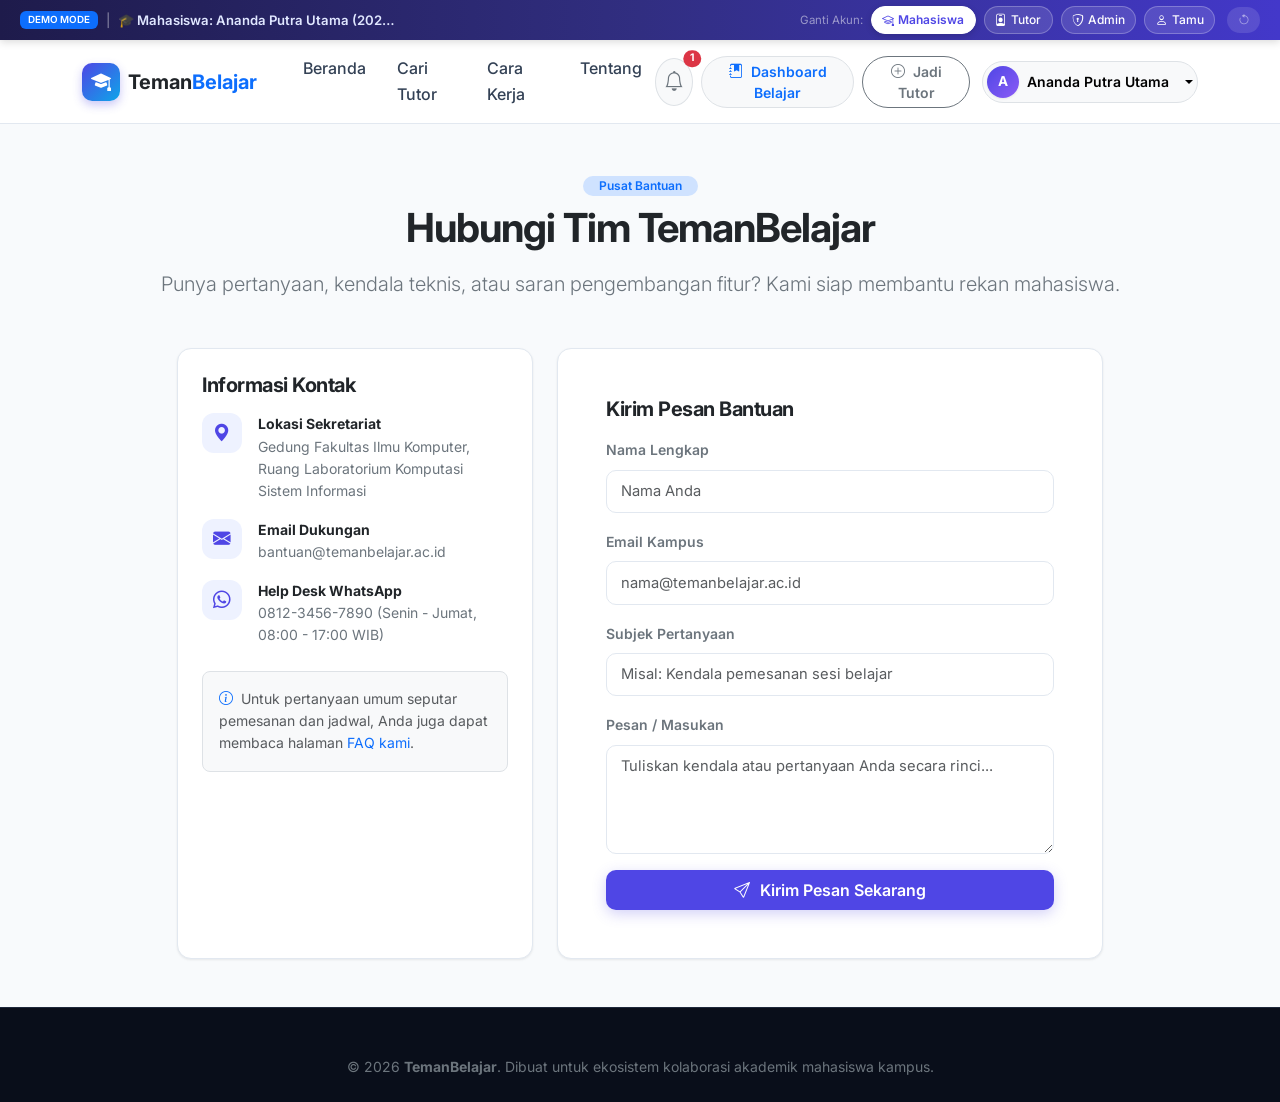
<file: demo/contact.html>
<!DOCTYPE html>
<html lang="id">
<head>
    <meta charset="UTF-8">
    <meta name="viewport" content="width=device-width, initial-scale=1.0">
    <title>Hubungi Kami — TemanBelajar Demo</title>
    <meta name="description" content="Layanan bantuan dan informasi kontak pengelola platform TemanBelajar mahasiswa kampus.">

    <!-- Google Fonts: Inter -->
    <link rel="preconnect" href="https://fonts.googleapis.com">
    <link rel="preconnect" href="https://fonts.gstatic.com" crossorigin>
    <link href="https://fonts.googleapis.com/css2?family=Inter:wght@300;400;500;600;700;800&display=swap" rel="stylesheet">

    <!-- Bootstrap 5.3 CSS & Icons -->
    <link href="https://cdn.jsdelivr.net/npm/bootstrap@5.3.3/dist/css/bootstrap.min.css" rel="stylesheet">
    <link rel="stylesheet" href="https://cdn.jsdelivr.net/npm/bootstrap-icons@1.11.3/font/bootstrap-icons.min.css">

    <!-- Custom Theme Styling -->
    <link rel="stylesheet" href="assets/css/demo.css">
</head>
<body class="d-flex flex-column min-vh-100">

    <!-- NAVBAR -->
    <nav class="navbar navbar-expand-lg navbar-tb sticky-top py-2">
        <div class="container">
            <a class="navbar-brand d-flex align-items-center gap-2 fw-bold" href="index.html">
                <span class="brand-logo-box"><i class="bi bi-mortarboard-fill fs-5"></i></span>
                <span class="text-dark fs-5 tracking-tight">Teman<span class="text-primary">Belajar</span></span>
            </a>
            <button class="navbar-toggler border-0 shadow-none" type="button" data-bs-toggle="collapse" data-bs-target="#navbarContent" aria-controls="navbarContent" aria-expanded="false" aria-label="Toggle navigation">
                <span class="navbar-toggler-icon"></span>
            </button>
            <div class="collapse navbar-collapse" id="navbarContent">
                <ul class="navbar-nav me-auto mb-2 mb-lg-0 ms-lg-3 gap-lg-1">
                    <li class="nav-item"><a class="nav-link" href="index.html">Beranda</a></li>
                    <li class="nav-item"><a class="nav-link" href="tutors.html">Cari Tutor</a></li>
                    <li class="nav-item"><a class="nav-link" href="how-it-works.html">Cara Kerja</a></li>
                    <li class="nav-item"><a class="nav-link" href="about.html">Tentang</a></li>
                </ul>
                <div class="d-flex align-items-center gap-2" id="navbarAuthArea"></div>
            </div>
        </div>
    </nav>

    <main class="flex-grow-1 py-5">
        <div class="container">
            <div class="text-center max-w-2xl mx-auto mb-5">
                <span class="badge bg-primary-subtle text-primary fw-semibold px-3 py-1 rounded-pill mb-2">Pusat Bantuan</span>
                <h1 class="display-6 fw-bold text-dark mb-3">Hubungi Tim TemanBelajar</h1>
                <p class="lead text-secondary">
                    Punya pertanyaan, kendala teknis, atau saran pengembangan fitur? Kami siap membantu rekan mahasiswa.
                </p>
            </div>

            <div class="row g-4 justify-content-center">
                <div class="col-lg-4">
                    <div class="tb-card p-4 bg-white h-100">
                        <h5 class="fw-bold text-dark mb-3">Informasi Kontak</h5>
                        
                        <div class="d-flex gap-3 mb-3">
                            <div class="icon-box-primary flex-shrink-0" style="width: 40px; height: 40px; font-size: 1.1rem;">
                                <i class="bi bi-geo-alt-fill"></i>
                            </div>
                            <div>
                                <div class="fw-bold small text-dark">Lokasi Sekretariat</div>
                                <p class="small text-secondary mb-0">Gedung Fakultas Ilmu Komputer, Ruang Laboratorium Komputasi Sistem Informasi</p>
                            </div>
                        </div>

                        <div class="d-flex gap-3 mb-3">
                            <div class="icon-box-primary flex-shrink-0" style="width: 40px; height: 40px; font-size: 1.1rem;">
                                <i class="bi bi-envelope-fill"></i>
                            </div>
                            <div>
                                <div class="fw-bold small text-dark">Email Dukungan</div>
                                <p class="small text-secondary mb-0">bantuan@temanbelajar.ac.id</p>
                            </div>
                        </div>

                        <div class="d-flex gap-3 mb-4">
                            <div class="icon-box-primary flex-shrink-0" style="width: 40px; height: 40px; font-size: 1.1rem;">
                                <i class="bi bi-whatsapp"></i>
                            </div>
                            <div>
                                <div class="fw-bold small text-dark">Help Desk WhatsApp</div>
                                <p class="small text-secondary mb-0">0812-3456-7890 (Senin - Jumat, 08:00 - 17:00 WIB)</p>
                            </div>
                        </div>

                        <div class="p-3 bg-light rounded-3 border small text-muted">
                            <i class="bi bi-info-circle text-primary me-1"></i> Untuk pertanyaan umum seputar pemesanan dan jadwal, Anda juga dapat membaca halaman <a href="how-it-works.html#faq" class="text-primary text-decoration-none">FAQ kami</a>.
                        </div>
                    </div>
                </div>

                <div class="col-lg-6">
                    <div class="tb-card p-4 p-md-5 bg-white">
                        <h5 class="fw-bold text-dark mb-3">Kirim Pesan Bantuan</h5>
                        <form onsubmit="handleContactSubmit(event)">
                            <div class="mb-3">
                                <label class="form-label small fw-semibold text-secondary">Nama Lengkap</label>
                                <input type="text" class="form-control" id="contactName" placeholder="Nama Anda" required>
                            </div>
                            <div class="mb-3">
                                <label class="form-label small fw-semibold text-secondary">Email Kampus</label>
                                <input type="email" class="form-control" id="contactEmail" placeholder="nama@temanbelajar.ac.id" required>
                            </div>
                            <div class="mb-3">
                                <label class="form-label small fw-semibold text-secondary">Subjek Pertanyaan</label>
                                <input type="text" class="form-control" id="contactSubject" placeholder="Misal: Kendala pemesanan sesi belajar" required>
                            </div>
                            <div class="mb-3">
                                <label class="form-label small fw-semibold text-secondary">Pesan / Masukan</label>
                                <textarea class="form-control" id="contactMessage" rows="4" placeholder="Tuliskan kendala atau pertanyaan Anda secara rinci..." required></textarea>
                            </div>
                            <button type="submit" class="btn btn-tb-primary w-100 py-2 fw-semibold">
                                <i class="bi bi-send me-1"></i> Kirim Pesan Sekarang
                            </button>
                        </form>
                    </div>
                </div>
            </div>
        </div>
    </main>

    <!-- FOOTER -->
    <footer class="footer-tb mt-auto pt-5 pb-4">
        <div class="container text-center small text-secondary">
            &copy; 2026 <strong>TemanBelajar</strong>. Dibuat untuk ekosistem kolaborasi akademik mahasiswa kampus.
        </div>
    </footer>

    <!-- Bootstrap 5.3 Bundle JS -->
    <script src="https://cdn.jsdelivr.net/npm/bootstrap@5.3.3/dist/js/bootstrap.bundle.min.js"></script>

    <!-- Demo Data & Scripts -->
    <script src="assets/js/data.js"></script>
    <script src="assets/js/demo-app.js"></script>
    <script>
        function handleContactSubmit(e) {
            e.preventDefault();
            const name = document.getElementById('contactName').value;
            showToast('Pesan Terkirim!', `Terima kasih, Kak ${name}. Pesan Anda telah diterima oleh tim pengelola akademik TemanBelajar.`, 'success');
            e.target.reset();
        }
    </script>
</body>
</html>
</file>
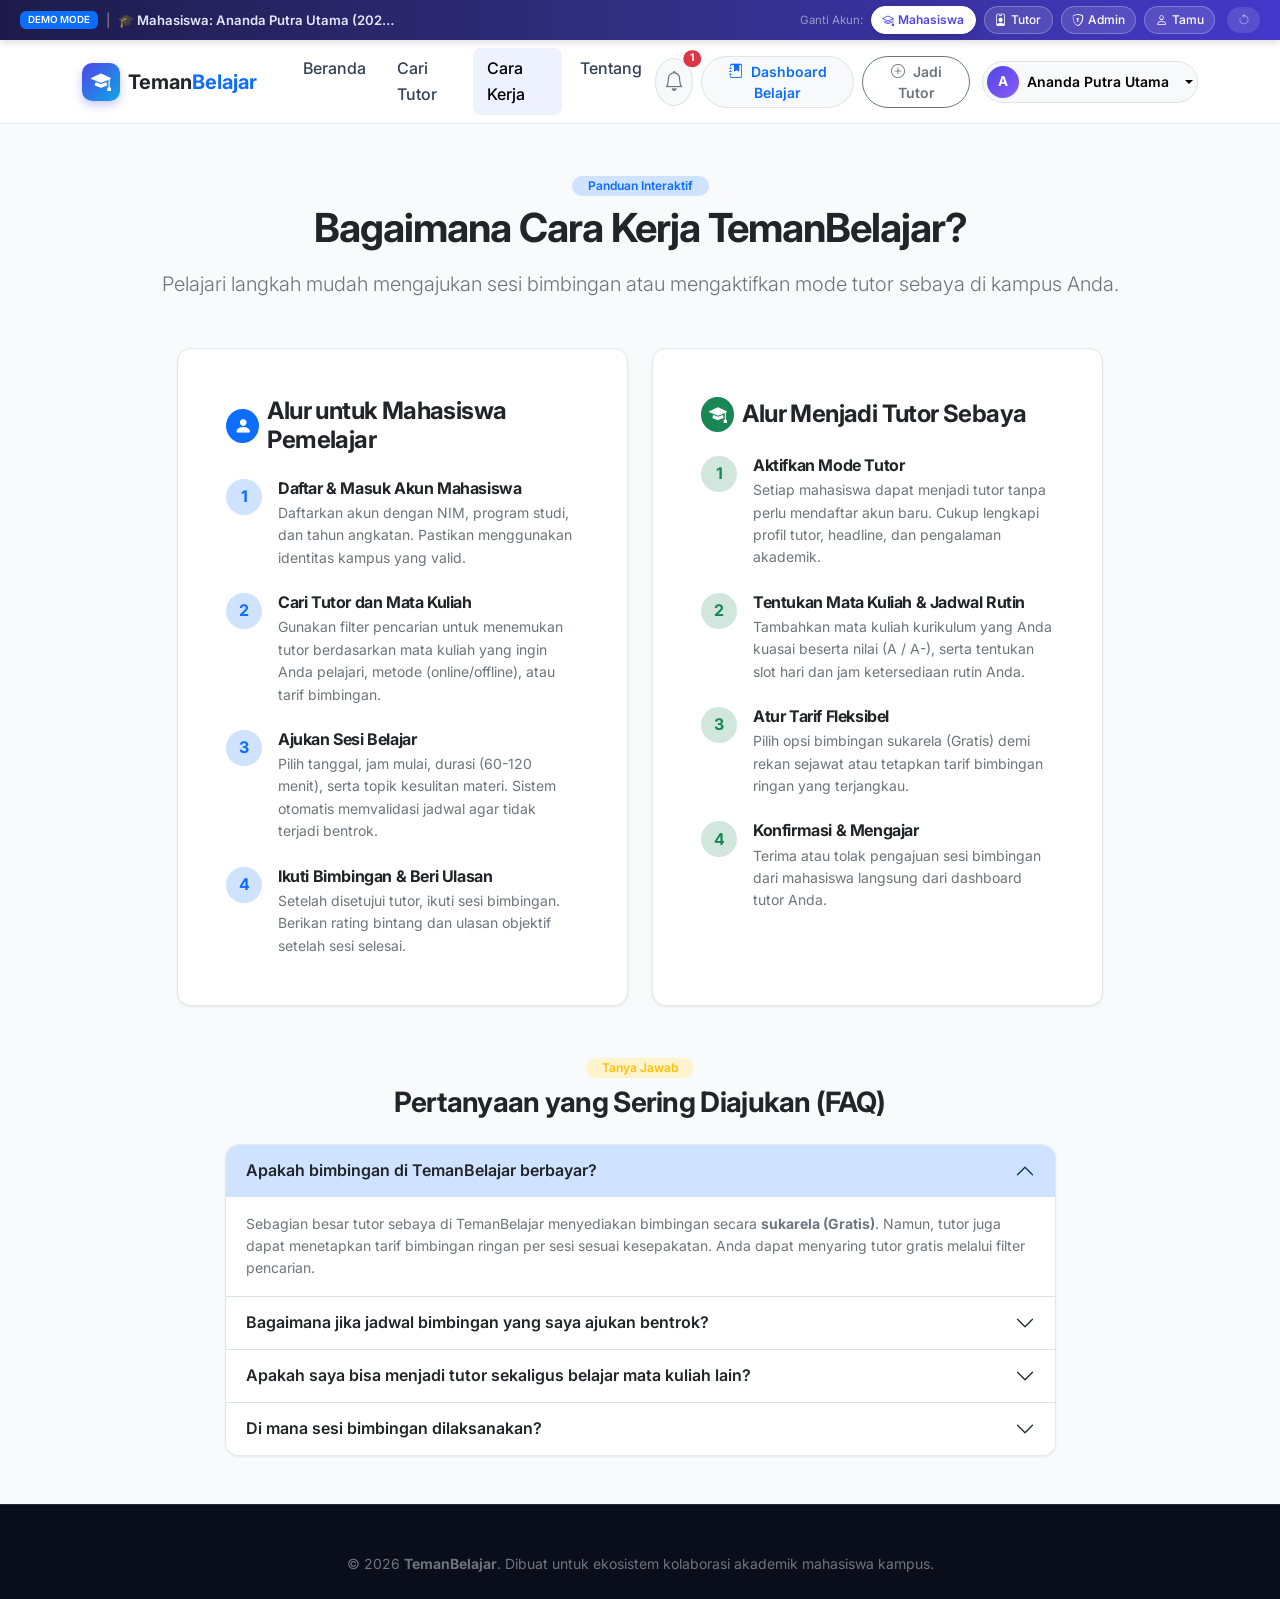
<file: demo/how-it-works.html>
<!DOCTYPE html>
<html lang="id">
<head>
    <meta charset="UTF-8">
    <meta name="viewport" content="width=device-width, initial-scale=1.0">
    <title>Cara Kerja & FAQ — TemanBelajar Demo</title>
    <meta name="description" content="Pelajari panduan alur belajar kolaboratif, pengajuan jadwal bimbingan, dan tanya jawab seputar platform TemanBelajar.">

    <!-- Google Fonts: Inter -->
    <link rel="preconnect" href="https://fonts.googleapis.com">
    <link rel="preconnect" href="https://fonts.gstatic.com" crossorigin>
    <link href="https://fonts.googleapis.com/css2?family=Inter:wght@300;400;500;600;700;800&display=swap" rel="stylesheet">

    <!-- Bootstrap 5.3 CSS & Icons -->
    <link href="https://cdn.jsdelivr.net/npm/bootstrap@5.3.3/dist/css/bootstrap.min.css" rel="stylesheet">
    <link rel="stylesheet" href="https://cdn.jsdelivr.net/npm/bootstrap-icons@1.11.3/font/bootstrap-icons.min.css">

    <!-- Custom Theme Styling -->
    <link rel="stylesheet" href="assets/css/demo.css">
</head>
<body class="d-flex flex-column min-vh-100">

    <!-- NAVBAR -->
    <nav class="navbar navbar-expand-lg navbar-tb sticky-top py-2">
        <div class="container">
            <a class="navbar-brand d-flex align-items-center gap-2 fw-bold" href="index.html">
                <span class="brand-logo-box"><i class="bi bi-mortarboard-fill fs-5"></i></span>
                <span class="text-dark fs-5 tracking-tight">Teman<span class="text-primary">Belajar</span></span>
            </a>
            <button class="navbar-toggler border-0 shadow-none" type="button" data-bs-toggle="collapse" data-bs-target="#navbarContent" aria-controls="navbarContent" aria-expanded="false" aria-label="Toggle navigation">
                <span class="navbar-toggler-icon"></span>
            </button>
            <div class="collapse navbar-collapse" id="navbarContent">
                <ul class="navbar-nav me-auto mb-2 mb-lg-0 ms-lg-3 gap-lg-1">
                    <li class="nav-item"><a class="nav-link" href="index.html">Beranda</a></li>
                    <li class="nav-item"><a class="nav-link" href="tutors.html">Cari Tutor</a></li>
                    <li class="nav-item"><a class="nav-link active" href="how-it-works.html">Cara Kerja</a></li>
                    <li class="nav-item"><a class="nav-link" href="about.html">Tentang</a></li>
                </ul>
                <div class="d-flex align-items-center gap-2" id="navbarAuthArea"></div>
            </div>
        </div>
    </nav>

    <main class="flex-grow-1 py-5">
        <div class="container">
            <div class="text-center max-w-2xl mx-auto mb-5">
                <span class="badge bg-primary-subtle text-primary fw-semibold px-3 py-1 rounded-pill mb-2">Panduan Interaktif</span>
                <h1 class="display-6 fw-bold text-dark mb-3">Bagaimana Cara Kerja TemanBelajar?</h1>
                <p class="lead text-secondary">
                    Pelajari langkah mudah mengajukan sesi bimbingan atau mengaktifkan mode tutor sebaya di kampus Anda.
                </p>
            </div>

            <div class="row justify-content-center mb-5">
                <div class="col-lg-10">
                    <!-- Workflow Cards -->
                    <div class="row g-4">
                        <div class="col-md-6">
                            <div class="tb-card p-4 p-md-5 bg-white h-100">
                                <h4 class="fw-bold text-dark mb-4 d-flex align-items-center gap-2">
                                    <span class="badge bg-primary p-2 rounded-circle"><i class="bi bi-person-fill"></i></span>
                                    Alur untuk Mahasiswa Pemelajar
                                </h4>

                                <div class="d-flex flex-column gap-4">
                                    <div class="d-flex gap-3">
                                        <div class="d-flex align-items-center justify-content-center bg-primary-subtle text-primary fw-bold rounded-circle flex-shrink-0" style="width: 36px; height: 36px;">1</div>
                                        <div>
                                            <h6 class="fw-bold text-dark mb-1">Daftar & Masuk Akun Mahasiswa</h6>
                                            <p class="small text-secondary mb-0">Daftarkan akun dengan NIM, program studi, dan tahun angkatan. Pastikan menggunakan identitas kampus yang valid.</p>
                                        </div>
                                    </div>
                                    <div class="d-flex gap-3">
                                        <div class="d-flex align-items-center justify-content-center bg-primary-subtle text-primary fw-bold rounded-circle flex-shrink-0" style="width: 36px; height: 36px;">2</div>
                                        <div>
                                            <h6 class="fw-bold text-dark mb-1">Cari Tutor dan Mata Kuliah</h6>
                                            <p class="small text-secondary mb-0">Gunakan filter pencarian untuk menemukan tutor berdasarkan mata kuliah yang ingin Anda pelajari, metode (online/offline), atau tarif bimbingan.</p>
                                        </div>
                                    </div>
                                    <div class="d-flex gap-3">
                                        <div class="d-flex align-items-center justify-content-center bg-primary-subtle text-primary fw-bold rounded-circle flex-shrink-0" style="width: 36px; height: 36px;">3</div>
                                        <div>
                                            <h6 class="fw-bold text-dark mb-1">Ajukan Sesi Belajar</h6>
                                            <p class="small text-secondary mb-0">Pilih tanggal, jam mulai, durasi (60-120 menit), serta topik kesulitan materi. Sistem otomatis memvalidasi jadwal agar tidak terjadi bentrok.</p>
                                        </div>
                                    </div>
                                    <div class="d-flex gap-3">
                                        <div class="d-flex align-items-center justify-content-center bg-primary-subtle text-primary fw-bold rounded-circle flex-shrink-0" style="width: 36px; height: 36px;">4</div>
                                        <div>
                                            <h6 class="fw-bold text-dark mb-1">Ikuti Bimbingan & Beri Ulasan</h6>
                                            <p class="small text-secondary mb-0">Setelah disetujui tutor, ikuti sesi bimbingan. Berikan rating bintang dan ulasan objektif setelah sesi selesai.</p>
                                        </div>
                                    </div>
                                </div>
                            </div>
                        </div>

                        <div class="col-md-6">
                            <div class="tb-card p-4 p-md-5 bg-white h-100">
                                <h4 class="fw-bold text-dark mb-4 d-flex align-items-center gap-2">
                                    <span class="badge bg-success p-2 rounded-circle"><i class="bi bi-mortarboard-fill"></i></span>
                                    Alur Menjadi Tutor Sebaya
                                </h4>

                                <div class="d-flex flex-column gap-4">
                                    <div class="d-flex gap-3">
                                        <div class="d-flex align-items-center justify-content-center bg-success-subtle text-success fw-bold rounded-circle flex-shrink-0" style="width: 36px; height: 36px;">1</div>
                                        <div>
                                            <h6 class="fw-bold text-dark mb-1">Aktifkan Mode Tutor</h6>
                                            <p class="small text-secondary mb-0">Setiap mahasiswa dapat menjadi tutor tanpa perlu mendaftar akun baru. Cukup lengkapi profil tutor, headline, dan pengalaman akademik.</p>
                                        </div>
                                    </div>
                                    <div class="d-flex gap-3">
                                        <div class="d-flex align-items-center justify-content-center bg-success-subtle text-success fw-bold rounded-circle flex-shrink-0" style="width: 36px; height: 36px;">2</div>
                                        <div>
                                            <h6 class="fw-bold text-dark mb-1">Tentukan Mata Kuliah & Jadwal Rutin</h6>
                                            <p class="small text-secondary mb-0">Tambahkan mata kuliah kurikulum yang Anda kuasai beserta nilai (A / A-), serta tentukan slot hari dan jam ketersediaan rutin Anda.</p>
                                        </div>
                                    </div>
                                    <div class="d-flex gap-3">
                                        <div class="d-flex align-items-center justify-content-center bg-success-subtle text-success fw-bold rounded-circle flex-shrink-0" style="width: 36px; height: 36px;">3</div>
                                        <div>
                                            <h6 class="fw-bold text-dark mb-1">Atur Tarif Fleksibel</h6>
                                            <p class="small text-secondary mb-0">Pilih opsi bimbingan sukarela (Gratis) demi rekan sejawat atau tetapkan tarif bimbingan ringan yang terjangkau.</p>
                                        </div>
                                    </div>
                                    <div class="d-flex gap-3">
                                        <div class="d-flex align-items-center justify-content-center bg-success-subtle text-success fw-bold rounded-circle flex-shrink-0" style="width: 36px; height: 36px;">4</div>
                                        <div>
                                            <h6 class="fw-bold text-dark mb-1">Konfirmasi & Mengajar</h6>
                                            <p class="small text-secondary mb-0">Terima atau tolak pengajuan sesi bimbingan dari mahasiswa langsung dari dashboard tutor Anda.</p>
                                        </div>
                                    </div>
                                </div>
                            </div>
                        </div>
                    </div>
                </div>
            </div>

            <!-- FAQ SECTION -->
            <div class="row justify-content-center" id="faq">
                <div class="col-lg-9">
                    <div class="text-center mb-4">
                        <span class="badge bg-warning-subtle text-warning fw-semibold px-3 py-1 rounded-pill mb-2">Tanya Jawab</span>
                        <h2 class="h3 fw-bold text-dark">Pertanyaan yang Sering Diajukan (FAQ)</h2>
                    </div>

                    <div class="accordion tb-card overflow-hidden" id="faqAccordion">
                        <div class="accordion-item border-0 border-bottom">
                            <h2 class="accordion-header" id="headingOne">
                                <button class="accordion-button fw-semibold text-dark shadow-none" type="button" data-bs-toggle="collapse" data-bs-target="#collapseOne" aria-expanded="true" aria-controls="collapseOne">
                                    Apakah bimbingan di TemanBelajar berbayar?
                                </button>
                            </h2>
                            <div id="collapseOne" class="accordion-collapse collapse show" aria-labelledby="headingOne" data-bs-parent="#faqAccordion">
                                <div class="accordion-body text-secondary small">
                                    Sebagian besar tutor sebaya di TemanBelajar menyediakan bimbingan secara <strong>sukarela (Gratis)</strong>. Namun, tutor juga dapat menetapkan tarif bimbingan ringan per sesi sesuai kesepakatan. Anda dapat menyaring tutor gratis melalui filter pencarian.
                                </div>
                            </div>
                        </div>

                        <div class="accordion-item border-0 border-bottom">
                            <h2 class="accordion-header" id="headingTwo">
                                <button class="accordion-button collapsed fw-semibold text-dark shadow-none" type="button" data-bs-toggle="collapse" data-bs-target="#collapseTwo" aria-expanded="false" aria-controls="collapseTwo">
                                    Bagaimana jika jadwal bimbingan yang saya ajukan bentrok?
                                </button>
                            </h2>
                            <div id="collapseTwo" class="accordion-collapse collapse" aria-labelledby="headingTwo" data-bs-parent="#faqAccordion">
                                <div class="accordion-body text-secondary small">
                                    Sistem TemanBelajar memiliki algoritma pencegahan bentrok jadwal otomatis. Jika tutor telah memiliki sesi bimbingan lain yang disetujui pada jam yang sama, pengajuan akan dicegah dan Anda disarankan memilih slot waktu lain.
                                </div>
                            </div>
                        </div>

                        <div class="accordion-item border-0 border-bottom">
                            <h2 class="accordion-header" id="headingThree">
                                <button class="accordion-button collapsed fw-semibold text-dark shadow-none" type="button" data-bs-toggle="collapse" data-bs-target="#collapseThree" aria-expanded="false" aria-controls="collapseThree">
                                    Apakah saya bisa menjadi tutor sekaligus belajar mata kuliah lain?
                                </button>
                            </h2>
                            <div id="collapseThree" class="accordion-collapse collapse" aria-labelledby="headingThree" data-bs-parent="#faqAccordion">
                                <div class="accordion-body text-secondary small">
                                    Tentu saja! TemanBelajar menggunakan konsep <strong>Satu Akun Fleksibel</strong>. Anda dapat mengaktifkan Mode Tutor untuk mengajar mata kuliah yang Anda kuasai, dan di saat yang sama tetap dapat memesan bimbingan untuk mata kuliah lain yang Anda rasa menantang.
                                </div>
                            </div>
                        </div>

                        <div class="accordion-item border-0">
                            <h2 class="accordion-header" id="headingFour">
                                <button class="accordion-button collapsed fw-semibold text-dark shadow-none" type="button" data-bs-toggle="collapse" data-bs-target="#collapseFour" aria-expanded="false" aria-controls="collapseFour">
                                    Di mana sesi bimbingan dilaksanakan?
                                </button>
                            </h2>
                            <div id="collapseFour" class="accordion-collapse collapse" aria-labelledby="headingFour" data-bs-parent="#faqAccordion">
                                <div class="accordion-body text-secondary small">
                                    Tergantung pada kesepakatan dan preferensi tutor: bisa <strong>Online</strong> (melalui tautan Google Meet / Zoom) atau <strong>Tatap Muka</strong> di area kampus seperti perpustakaan, gazebo kuliah, atau ruang belajar bersama.
                                </div>
                            </div>
                        </div>
                    </div>
                </div>
            </div>
        </div>
    </main>

    <!-- FOOTER -->
    <footer class="footer-tb mt-auto pt-5 pb-4">
        <div class="container text-center small text-secondary">
            &copy; 2026 <strong>TemanBelajar</strong>. Dibuat untuk ekosistem kolaborasi akademik mahasiswa kampus.
        </div>
    </footer>

    <!-- Bootstrap 5.3 Bundle JS -->
    <script src="https://cdn.jsdelivr.net/npm/bootstrap@5.3.3/dist/js/bootstrap.bundle.min.js"></script>

    <!-- Demo Data & Scripts -->
    <script src="assets/js/data.js"></script>
    <script src="assets/js/demo-app.js"></script>
</body>
</html>
</file>
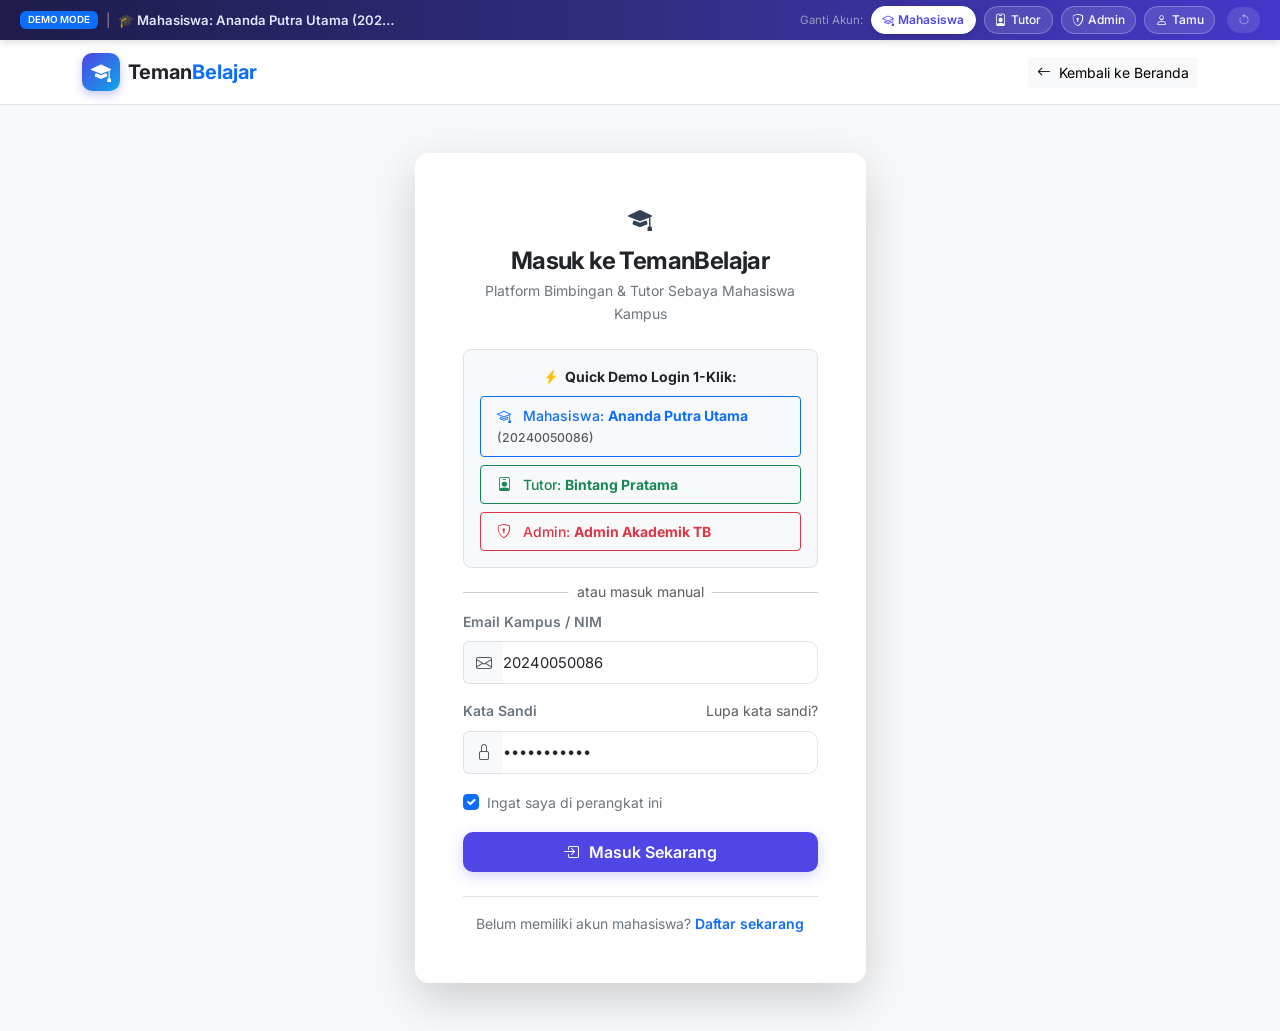
<file: demo/login.html>
<!DOCTYPE html>
<html lang="id">
<head>
    <meta charset="UTF-8">
    <meta name="viewport" content="width=device-width, initial-scale=1.0">
    <title>Masuk — TemanBelajar Demo</title>
    <meta name="description" content="Masuk ke portal TemanBelajar untuk mengakses jadwal bimbingan dan katalog tutor mahasiswa kampus.">

    <!-- Google Fonts: Inter -->
    <link rel="preconnect" href="https://fonts.googleapis.com">
    <link rel="preconnect" href="https://fonts.gstatic.com" crossorigin>
    <link href="https://fonts.googleapis.com/css2?family=Inter:wght@300;400;500;600;700;800&display=swap" rel="stylesheet">

    <!-- Bootstrap 5.3 CSS & Icons -->
    <link href="https://cdn.jsdelivr.net/npm/bootstrap@5.3.3/dist/css/bootstrap.min.css" rel="stylesheet">
    <link rel="stylesheet" href="https://cdn.jsdelivr.net/npm/bootstrap-icons@1.11.3/font/bootstrap-icons.min.css">

    <!-- Custom Theme Styling -->
    <link rel="stylesheet" href="assets/css/demo.css">
</head>
<body class="d-flex flex-column min-vh-100 bg-light">

    <!-- NAVBAR -->
    <nav class="navbar navbar-expand-lg navbar-tb sticky-top py-2">
        <div class="container">
            <a class="navbar-brand d-flex align-items-center gap-2 fw-bold" href="index.html">
                <span class="brand-logo-box">
                    <i class="bi bi-mortarboard-fill fs-5"></i>
                </span>
                <span class="text-dark fs-5 tracking-tight">Teman<span class="text-primary">Belajar</span></span>
            </a>
            <div class="d-flex align-items-center gap-2 ms-auto">
                <a href="index.html" class="btn btn-light btn-sm"><i class="bi bi-arrow-left me-1"></i> Kembali ke Beranda</a>
            </div>
        </div>
    </nav>

    <main class="flex-grow-1 d-flex align-items-center py-5">
        <div class="container">
            <div class="row justify-content-center">
                <div class="col-md-6 col-lg-5">
                    <div class="tb-card p-4 p-md-5 bg-white shadow-lg border-0">
                        <div class="text-center mb-4">
                            <span class="brand-logo-box mb-2" style="width: 48px; height: 48px;">
                                <i class="bi bi-mortarboard-fill fs-4"></i>
                            </span>
                            <h1 class="h4 fw-bold text-dark mt-2 mb-1">Masuk ke TemanBelajar</h1>
                            <p class="text-secondary small mb-0">Platform Bimbingan & Tutor Sebaya Mahasiswa Kampus</p>
                        </div>

                        <!-- 1-Click Demo Logins -->
                        <div class="p-3 bg-light rounded-3 mb-4 border">
                            <span class="small fw-bold text-dark d-block mb-2 text-center">
                                <i class="bi bi-lightning-charge-fill text-warning me-1"></i> Quick Demo Login 1-Klik:
                            </span>
                            <div class="d-grid gap-2">
                                <button type="button" class="btn btn-outline-primary btn-sm text-start py-2 px-3 fw-medium" onclick="demoLogin('student')">
                                    <i class="bi bi-mortarboard me-2"></i> Mahasiswa: <strong>Ananda Putra Utama</strong> <small class="text-muted">(20240050086)</small>
                                </button>
                                <button type="button" class="btn btn-outline-success btn-sm text-start py-2 px-3 fw-medium" onclick="demoLogin('tutor')">
                                    <i class="bi bi-person-badge me-2"></i> Tutor: <strong>Bintang Pratama</strong>
                                </button>
                                <button type="button" class="btn btn-outline-danger btn-sm text-start py-2 px-3 fw-medium" onclick="demoLogin('admin')">
                                    <i class="bi bi-shield-lock me-2"></i> Admin: <strong>Admin Akademik TB</strong>
                                </button>
                            </div>
                        </div>

                        <div class="position-relative text-center my-3">
                            <hr>
                            <span class="position-absolute top-50 start-50 translate-middle bg-white px-2 small text-muted">atau masuk manual</span>
                        </div>

                        <!-- Manual Form -->
                        <form onsubmit="handleManualLogin(event)">
                            <div class="mb-3">
                                <label for="loginEmail" class="form-label small fw-semibold text-secondary">Email Kampus / NIM</label>
                                <div class="input-group">
                                    <span class="input-group-text bg-light text-muted border-end-0"><i class="bi bi-envelope"></i></span>
                                    <input type="text" class="form-control border-start-0 ps-0" id="loginEmail" placeholder="nama@temanbelajar.ac.id / NIM" value="20240050086" required>
                                </div>
                            </div>

                            <div class="mb-3">
                                <div class="d-flex justify-content-between">
                                    <label for="loginPassword" class="form-label small fw-semibold text-secondary">Kata Sandi</label>
                                    <a href="#" class="small text-decoration-none text-muted" onclick="alert('Pada mode demo, semua akun menggunakan kata sandi bebas atau login instan di atas!'); return false;">Lupa kata sandi?</a>
                                </div>
                                <div class="input-group">
                                    <span class="input-group-text bg-light text-muted border-end-0"><i class="bi bi-lock"></i></span>
                                    <input type="password" class="form-control border-start-0 ps-0" id="loginPassword" value="password123" required>
                                </div>
                            </div>

                            <div class="mb-3 form-check">
                                <input type="checkbox" class="form-check-input" id="rememberMe" checked>
                                <label class="form-check-label small text-secondary" for="rememberMe">Ingat saya di perangkat ini</label>
                            </div>

                            <button type="submit" class="btn btn-tb-primary w-100 py-2 fw-semibold">
                                <i class="bi bi-box-arrow-in-right me-1"></i> Masuk Sekarang
                            </button>
                        </form>

                        <div class="text-center mt-4 pt-3 border-top small text-secondary">
                            Belum memiliki akun mahasiswa? <a href="register.html" class="text-primary fw-semibold text-decoration-none">Daftar sekarang</a>
                        </div>
                    </div>
                </div>
            </div>
        </div>
    </main>

    <!-- Bootstrap 5.3 Bundle JS -->
    <script src="https://cdn.jsdelivr.net/npm/bootstrap@5.3.3/dist/js/bootstrap.bundle.min.js"></script>

    <!-- Demo Data & Scripts -->
    <script src="assets/js/data.js"></script>
    <script src="assets/js/demo-app.js"></script>
    <script>
        function demoLogin(roleKey) {
            setActiveRole(roleKey);
            showToast('Login Berhasil', `Berhasil masuk sebagai ${roleKey.toUpperCase()}`, 'success');
            setTimeout(() => {
                if (roleKey === 'admin') window.location.href = 'admin-dashboard.html';
                else if (roleKey === 'tutor') window.location.href = 'tutor-dashboard.html';
                else window.location.href = 'student-dashboard.html';
            }, 600);
        }

        function handleManualLogin(e) {
            e.preventDefault();
            let email = document.getElementById('loginEmail').value.trim().toLowerCase();
            if (email === 'dina@temanbelajar.ac.id') email = '20240050086';
            const data = getTBData();
            const user = data.users.find(u => u.email.toLowerCase() === email || u.nim.toLowerCase() === email);

            if (user) {
                if (user.role === 'admin') setActiveRole('admin');
                else if (user.is_tutor) setActiveRole('tutor');
                else setActiveRole('student');

                showToast('Login Berhasil', `Selamat datang kembali, ${user.full_name}!`, 'success');
                setTimeout(() => {
                    if (user.role === 'admin') window.location.href = 'admin-dashboard.html';
                    else if (user.is_tutor) window.location.href = 'tutor-dashboard.html';
                    else window.location.href = 'student-dashboard.html';
                }, 600);
            } else {
                // Default to student
                setActiveRole('student');
                showToast('Login Berhasil', `Selamat datang di TemanBelajar!`, 'success');
                setTimeout(() => {
                    window.location.href = 'student-dashboard.html';
                }, 600);
            }
        }
    </script>
</body>
</html>
</file>
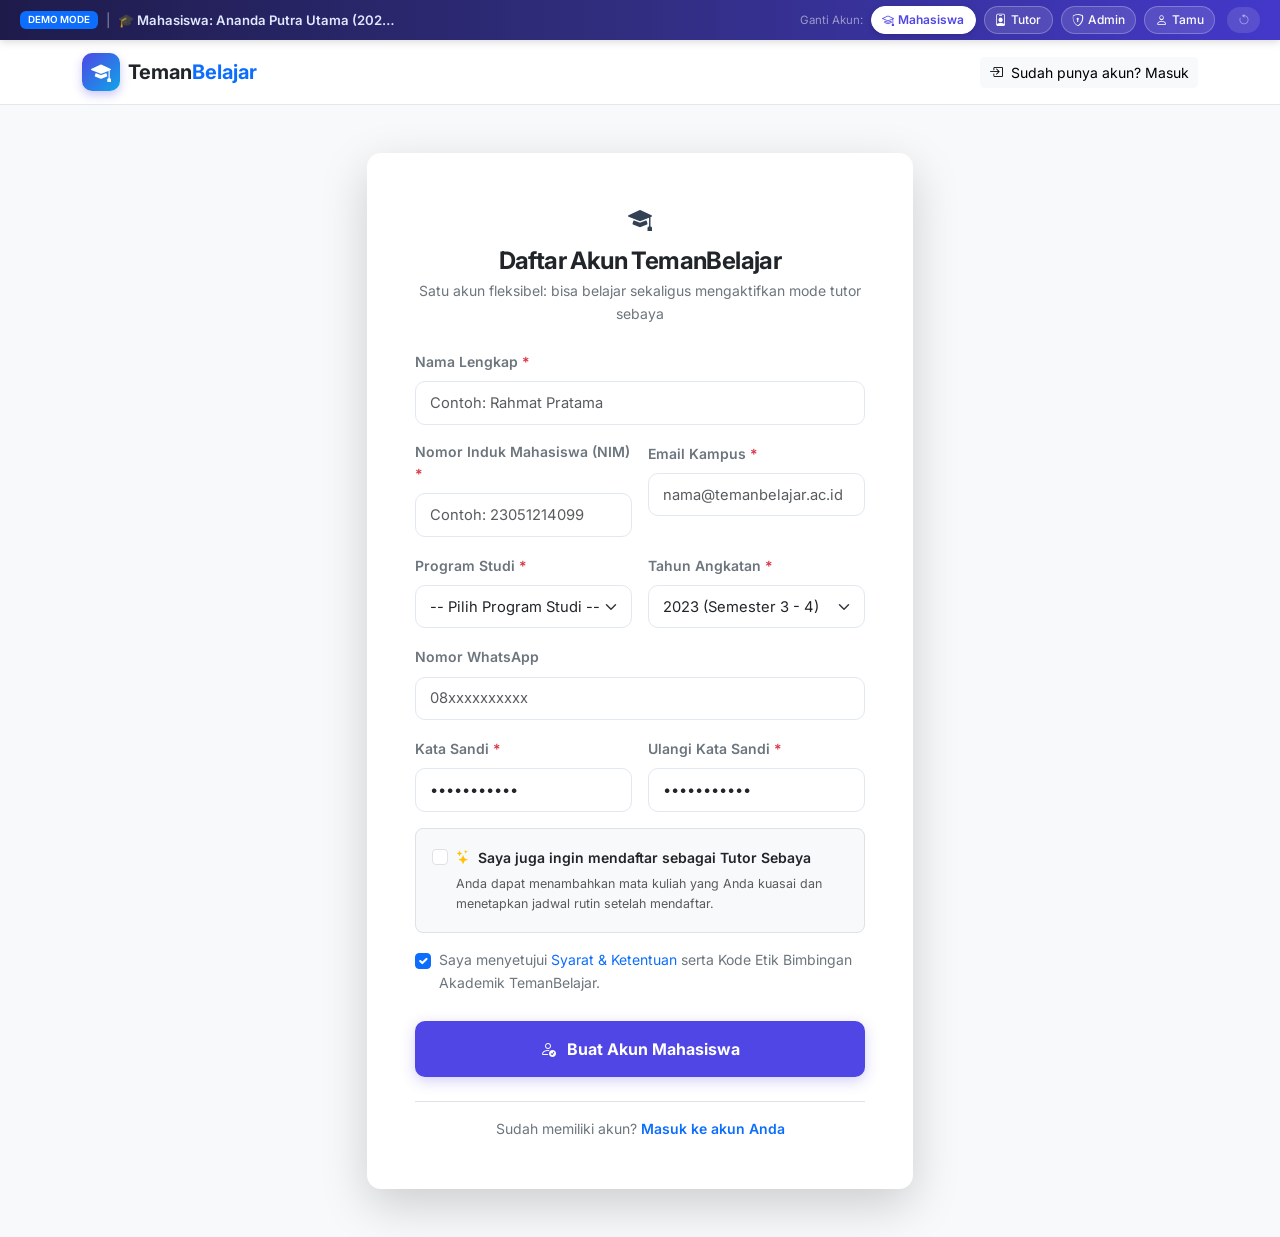
<file: demo/register.html>
<!DOCTYPE html>
<html lang="id">
<head>
    <meta charset="UTF-8">
    <meta name="viewport" content="width=device-width, initial-scale=1.0">
    <title>Daftar Akun Mahasiswa — TemanBelajar Demo</title>
    <meta name="description" content="Daftar akun mahasiswa TemanBelajar untuk mencari bimbingan belajar atau aktifkan mode tutor sebaya di kampus.">

    <!-- Google Fonts: Inter -->
    <link rel="preconnect" href="https://fonts.googleapis.com">
    <link rel="preconnect" href="https://fonts.gstatic.com" crossorigin>
    <link href="https://fonts.googleapis.com/css2?family=Inter:wght@300;400;500;600;700;800&display=swap" rel="stylesheet">

    <!-- Bootstrap 5.3 CSS & Icons -->
    <link href="https://cdn.jsdelivr.net/npm/bootstrap@5.3.3/dist/css/bootstrap.min.css" rel="stylesheet">
    <link rel="stylesheet" href="https://cdn.jsdelivr.net/npm/bootstrap-icons@1.11.3/font/bootstrap-icons.min.css">

    <!-- Custom Theme Styling -->
    <link rel="stylesheet" href="assets/css/demo.css">
</head>
<body class="d-flex flex-column min-vh-100 bg-light">

    <!-- NAVBAR -->
    <nav class="navbar navbar-expand-lg navbar-tb sticky-top py-2">
        <div class="container">
            <a class="navbar-brand d-flex align-items-center gap-2 fw-bold" href="index.html">
                <span class="brand-logo-box">
                    <i class="bi bi-mortarboard-fill fs-5"></i>
                </span>
                <span class="text-dark fs-5 tracking-tight">Teman<span class="text-primary">Belajar</span></span>
            </a>
            <div class="d-flex align-items-center gap-2 ms-auto">
                <a href="login.html" class="btn btn-light btn-sm"><i class="bi bi-box-arrow-in-right me-1"></i> Sudah punya akun? Masuk</a>
            </div>
        </div>
    </nav>

    <main class="flex-grow-1 d-flex align-items-center py-5">
        <div class="container">
            <div class="row justify-content-center">
                <div class="col-md-8 col-lg-6">
                    <div class="tb-card p-4 p-md-5 bg-white shadow-lg border-0">
                        <div class="text-center mb-4">
                            <span class="brand-logo-box mb-2" style="width: 48px; height: 48px;">
                                <i class="bi bi-mortarboard-fill fs-4"></i>
                            </span>
                            <h1 class="h4 fw-bold text-dark mt-2 mb-1">Daftar Akun TemanBelajar</h1>
                            <p class="text-secondary small mb-0">Satu akun fleksibel: bisa belajar sekaligus mengaktifkan mode tutor sebaya</p>
                        </div>

                        <form onsubmit="handleRegistration(event)">
                            <div class="row g-3">
                                <div class="col-12">
                                    <label for="regName" class="form-label small fw-semibold text-secondary">Nama Lengkap <span class="text-danger">*</span></label>
                                    <input type="text" class="form-control" id="regName" placeholder="Contoh: Rahmat Pratama" required>
                                </div>

                                <div class="col-md-6">
                                    <label for="regNim" class="form-label small fw-semibold text-secondary">Nomor Induk Mahasiswa (NIM) <span class="text-danger">*</span></label>
                                    <input type="text" class="form-control" id="regNim" placeholder="Contoh: 23051214099" required>
                                </div>

                                <div class="col-md-6">
                                    <label for="regEmail" class="form-label small fw-semibold text-secondary">Email Kampus <span class="text-danger">*</span></label>
                                    <input type="email" class="form-control" id="regEmail" placeholder="nama@temanbelajar.ac.id" required>
                                </div>

                                <div class="col-md-6">
                                    <label for="regProgram" class="form-label small fw-semibold text-secondary">Program Studi <span class="text-danger">*</span></label>
                                    <select class="form-select" id="regProgram" required>
                                        <option value="">-- Pilih Program Studi --</option>
                                    </select>
                                </div>

                                <div class="col-md-6">
                                    <label for="regYear" class="form-label small fw-semibold text-secondary">Tahun Angkatan <span class="text-danger">*</span></label>
                                    <select class="form-select" id="regYear" required>
                                        <option value="2024">2024 (Semester 1 - 2)</option>
                                        <option value="2023" selected>2023 (Semester 3 - 4)</option>
                                        <option value="2022">2022 (Semester 5 - 6)</option>
                                        <option value="2021">2021 (Semester 7 - 8)</option>
                                    </select>
                                </div>

                                <div class="col-12">
                                    <label for="regPhone" class="form-label small fw-semibold text-secondary">Nomor WhatsApp</label>
                                    <input type="tel" class="form-control" id="regPhone" placeholder="08xxxxxxxxxx">
                                </div>

                                <div class="col-md-6">
                                    <label for="regPass" class="form-label small fw-semibold text-secondary">Kata Sandi <span class="text-danger">*</span></label>
                                    <input type="password" class="form-control" id="regPass" value="password123" required>
                                </div>

                                <div class="col-md-6">
                                    <label for="regPassConfirm" class="form-label small fw-semibold text-secondary">Ulangi Kata Sandi <span class="text-danger">*</span></label>
                                    <input type="password" class="form-control" id="regPassConfirm" value="password123" required>
                                </div>

                                <div class="col-12">
                                    <div class="p-3 bg-light rounded-3 border">
                                        <div class="form-check">
                                            <input class="form-check-input" type="checkbox" id="regAsTutor">
                                            <label class="form-check-label small fw-semibold text-dark" for="regAsTutor">
                                                <i class="bi bi-stars text-warning me-1"></i> Saya juga ingin mendaftar sebagai Tutor Sebaya
                                            </label>
                                            <div class="small text-muted mt-1" style="font-size: 0.78rem;">
                                                Anda dapat menambahkan mata kuliah yang Anda kuasai dan menetapkan jadwal rutin setelah mendaftar.
                                            </div>
                                        </div>
                                    </div>
                                </div>

                                <div class="col-12">
                                    <div class="form-check">
                                        <input class="form-check-input" type="checkbox" id="termsCheck" required checked>
                                        <label class="form-check-label small text-secondary" for="termsCheck">
                                            Saya menyetujui <a href="about.html#terms" class="text-primary text-decoration-none">Syarat & Ketentuan</a> serta Kode Etik Bimbingan Akademik TemanBelajar.
                                        </label>
                                    </div>
                                </div>
                            </div>

                            <button type="submit" class="btn btn-tb-primary w-100 py-3 fw-bold mt-4">
                                <i class="bi bi-person-check me-1"></i> Buat Akun Mahasiswa
                            </button>
                        </form>

                        <div class="text-center mt-4 pt-3 border-top small text-secondary">
                            Sudah memiliki akun? <a href="login.html" class="text-primary fw-semibold text-decoration-none">Masuk ke akun Anda</a>
                        </div>
                    </div>
                </div>
            </div>
        </div>
    </main>

    <!-- Bootstrap 5.3 Bundle JS -->
    <script src="https://cdn.jsdelivr.net/npm/bootstrap@5.3.3/dist/js/bootstrap.bundle.min.js"></script>

    <!-- Demo Data & Scripts -->
    <script src="assets/js/data.js"></script>
    <script src="assets/js/demo-app.js"></script>
    <script>
        document.addEventListener('DOMContentLoaded', function () {
            const data = getTBData();
            const progSelect = document.getElementById('regProgram');
            data.studyPrograms.forEach(p => {
                const opt = document.createElement('option');
                opt.value = p.id;
                opt.textContent = `${p.name} (${p.code})`;
                progSelect.appendChild(opt);
            });
        });

        function handleRegistration(e) {
            e.preventDefault();
            const name = document.getElementById('regName').value.trim();
            const nim = document.getElementById('regNim').value.trim();
            const email = document.getElementById('regEmail').value.trim();
            const programId = parseInt(document.getElementById('regProgram').value, 10);
            const year = parseInt(document.getElementById('regYear').value, 10);
            const phone = document.getElementById('regPhone').value.trim();
            const isTutor = document.getElementById('regAsTutor').checked;

            const data = getTBData();
            const prog = data.studyPrograms.find(p => p.id === programId);

            const newUser = {
                id: Date.now(),
                role: 'student',
                is_tutor: isTutor,
                full_name: name,
                email: email,
                nim: nim,
                program_id: programId,
                program_name: prog ? prog.name : 'Sistem Informasi',
                graduation_year: year,
                phone: phone,
                avatar: null,
                is_active: 1
            };

            data.users.push(newUser);

            // Add activity log
            data.activityLogs.unshift({
                id: Date.now() + 1,
                user: name,
                action: 'Registrasi Pengguna Baru',
                details: `Pendaftaran akun mahasiswa ${name} (NIM: ${nim})`,
                time: 'Baru saja'
            });

            saveTBData(data);

            if (isTutor) {
                setActiveRole('tutor');
            } else {
                setActiveRole('student');
            }

            showToast('Pendaftaran Berhasil!', `Selamat datang di TemanBelajar, ${name}! Akun Anda telah aktif.`, 'success');

            setTimeout(() => {
                window.location.href = isTutor ? 'tutor-dashboard.html' : 'student-dashboard.html';
            }, 1000);
        }
    </script>
</body>
</html>
</file>
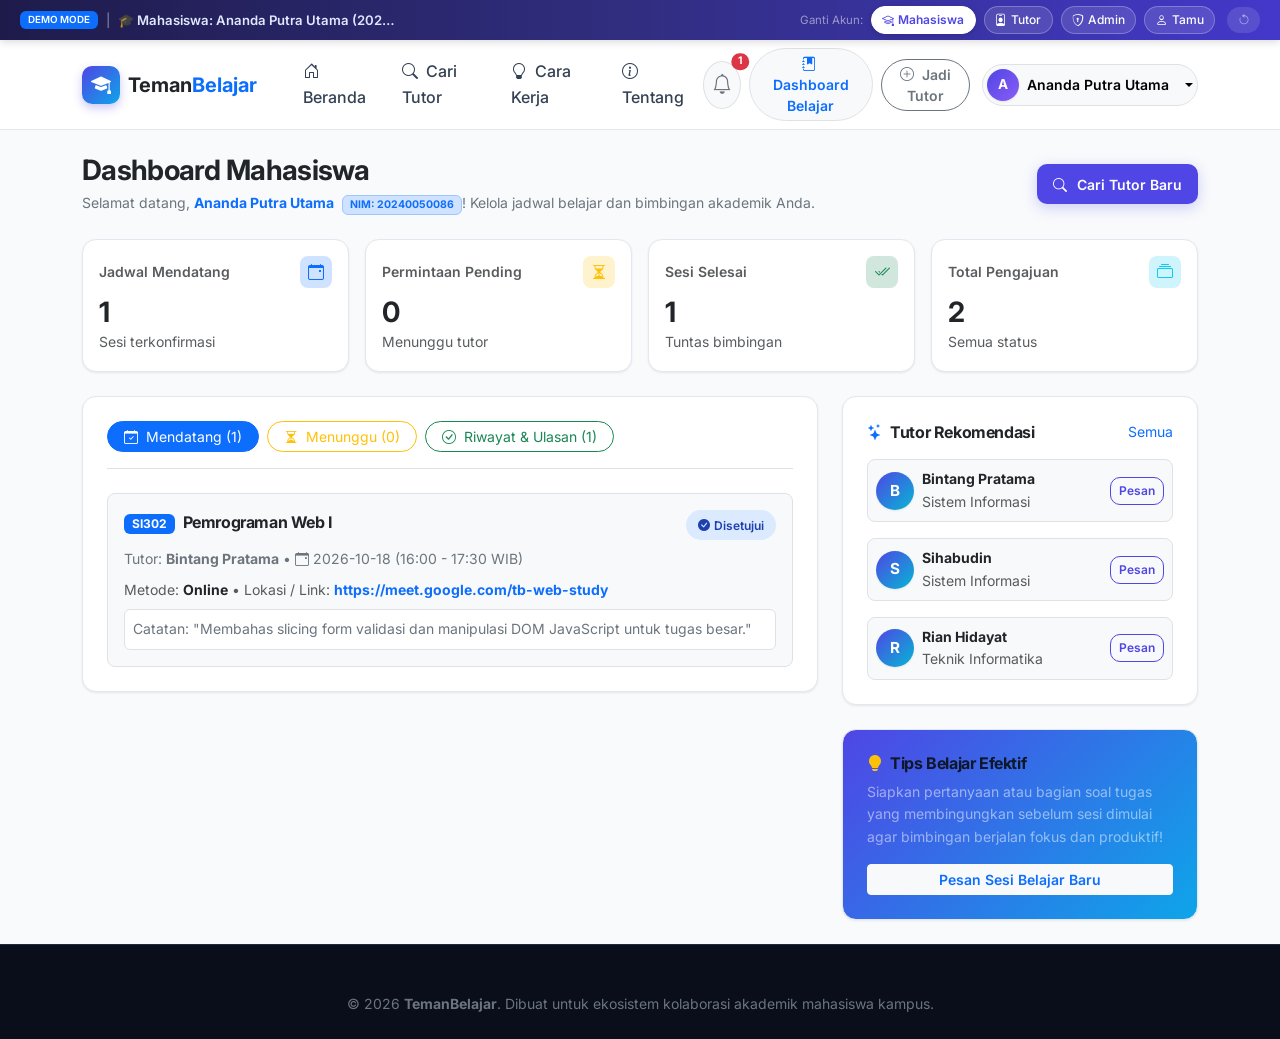
<file: demo/student-dashboard.html>
<!DOCTYPE html>
<html lang="id">
<head>
    <meta charset="UTF-8">
    <meta name="viewport" content="width=device-width, initial-scale=1.0">
    <title>Dashboard Mahasiswa — TemanBelajar Demo</title>
    <meta name="description" content="Dashboard belajar mahasiswa: pantau jadwal bimbingan aktif, status pengajuan sesi, riwayat belajar, dan beri ulasan tutor sebaya.">

    <!-- Google Fonts: Inter -->
    <link rel="preconnect" href="https://fonts.googleapis.com">
    <link rel="preconnect" href="https://fonts.gstatic.com" crossorigin>
    <link href="https://fonts.googleapis.com/css2?family=Inter:wght@300;400;500;600;700;800&display=swap" rel="stylesheet">

    <!-- Bootstrap 5.3 CSS & Icons -->
    <link href="https://cdn.jsdelivr.net/npm/bootstrap@5.3.3/dist/css/bootstrap.min.css" rel="stylesheet">
    <link rel="stylesheet" href="https://cdn.jsdelivr.net/npm/bootstrap-icons@1.11.3/font/bootstrap-icons.min.css">

    <!-- Custom Theme Styling -->
    <link rel="stylesheet" href="assets/css/demo.css">
</head>
<body class="d-flex flex-column min-vh-100">

    <!-- NAVBAR -->
    <nav class="navbar navbar-expand-lg navbar-tb sticky-top py-2">
        <div class="container">
            <a class="navbar-brand d-flex align-items-center gap-2 fw-bold" href="index.html">
                <span class="brand-logo-box">
                    <i class="bi bi-mortarboard-fill fs-5"></i>
                </span>
                <span class="text-dark fs-5 tracking-tight">Teman<span class="text-primary">Belajar</span></span>
            </a>

            <button class="navbar-toggler border-0 shadow-none" type="button" data-bs-toggle="collapse" data-bs-target="#navbarContent" aria-controls="navbarContent" aria-expanded="false" aria-label="Toggle navigation">
                <span class="navbar-toggler-icon"></span>
            </button>

            <div class="collapse navbar-collapse" id="navbarContent">
                <ul class="navbar-nav me-auto mb-2 mb-lg-0 ms-lg-3 gap-lg-1">
                    <li class="nav-item">
                        <a class="nav-link" href="index.html"><i class="bi bi-house-door me-1"></i> Beranda</a>
                    </li>
                    <li class="nav-item">
                        <a class="nav-link" href="tutors.html"><i class="bi bi-search me-1"></i> Cari Tutor</a>
                    </li>
                    <li class="nav-item">
                        <a class="nav-link" href="how-it-works.html"><i class="bi bi-lightbulb me-1"></i> Cara Kerja</a>
                    </li>
                    <li class="nav-item">
                        <a class="nav-link" href="about.html"><i class="bi bi-info-circle me-1"></i> Tentang</a>
                    </li>
                </ul>

                <div class="d-flex align-items-center gap-2" id="navbarAuthArea"></div>
            </div>
        </div>
    </nav>

    <main class="flex-grow-1">
        <div class="container py-4">
            <!-- Header -->
            <div class="d-flex flex-column flex-md-row justify-content-between align-items-md-center gap-3 mb-4">
                <div>
                    <h1 class="h3 fw-bold text-dark mb-1">Dashboard Mahasiswa</h1>
                    <p class="text-secondary small mb-0">
                        Selamat datang, <strong id="studentWelcomeName" class="text-primary">Ananda Putra Utama</strong> <span class="badge bg-primary-subtle text-primary border border-primary-subtle ms-1" id="studentWelcomeNim">NIM: 20240050086</span>! Kelola jadwal belajar dan bimbingan akademik Anda.
                    </p>
                </div>
                <div class="d-flex gap-2">
                    <a href="tutors.html" class="btn btn-tb-primary btn-sm px-3 fw-semibold">
                        <i class="bi bi-search me-1"></i> Cari Tutor Baru
                    </a>
                </div>
            </div>

            <!-- Stats Cards Row -->
            <div class="row g-3 mb-4">
                <div class="col-6 col-md-3">
                    <div class="tb-card p-3 bg-white h-100">
                        <div class="d-flex align-items-center justify-content-between mb-2">
                            <span class="small text-muted fw-semibold">Jadwal Mendatang</span>
                            <span class="badge bg-primary-subtle text-primary p-2 rounded-3"><i class="bi bi-calendar-event fs-6"></i></span>
                        </div>
                        <h3 class="fw-bold text-dark mb-0" id="statUpcoming">0</h3>
                        <small class="text-muted">Sesi terkonfirmasi</small>
                    </div>
                </div>
                <div class="col-6 col-md-3">
                    <div class="tb-card p-3 bg-white h-100">
                        <div class="d-flex align-items-center justify-content-between mb-2">
                            <span class="small text-muted fw-semibold">Permintaan Pending</span>
                            <span class="badge bg-warning-subtle text-warning p-2 rounded-3"><i class="bi bi-hourglass-split fs-6"></i></span>
                        </div>
                        <h3 class="fw-bold text-dark mb-0" id="statPending">0</h3>
                        <small class="text-muted">Menunggu tutor</small>
                    </div>
                </div>
                <div class="col-6 col-md-3">
                    <div class="tb-card p-3 bg-white h-100">
                        <div class="d-flex align-items-center justify-content-between mb-2">
                            <span class="small text-muted fw-semibold">Sesi Selesai</span>
                            <span class="badge bg-success-subtle text-success p-2 rounded-3"><i class="bi bi-check2-all fs-6"></i></span>
                        </div>
                        <h3 class="fw-bold text-dark mb-0" id="statCompleted">0</h3>
                        <small class="text-muted">Tuntas bimbingan</small>
                    </div>
                </div>
                <div class="col-6 col-md-3">
                    <div class="tb-card p-3 bg-white h-100">
                        <div class="d-flex align-items-center justify-content-between mb-2">
                            <span class="small text-muted fw-semibold">Total Pengajuan</span>
                            <span class="badge bg-info-subtle text-info p-2 rounded-3"><i class="bi bi-collection fs-6"></i></span>
                        </div>
                        <h3 class="fw-bold text-dark mb-0" id="statTotal">0</h3>
                        <small class="text-muted">Semua status</small>
                    </div>
                </div>
            </div>

            <!-- Main Content Grid -->
            <div class="row g-4">
                <!-- Left: Sessions Tab Navigation & Lists -->
                <div class="col-lg-8">
                    <div class="tb-card p-4 bg-white">
                        <!-- Navigation Tabs -->
                        <ul class="nav nav-pills mb-4 gap-2 border-bottom pb-3" id="sessionTabs" role="tablist">
                            <li class="nav-item">
                                <button class="btn btn-sm btn-outline-primary active rounded-pill px-3" data-bs-toggle="pill" data-bs-target="#tab-upcoming">
                                    <i class="bi bi-calendar-check me-1"></i> Mendatang (<span id="tabCountUpcoming">0</span>)
                                </button>
                            </li>
                            <li class="nav-item">
                                <button class="btn btn-sm btn-outline-warning rounded-pill px-3" data-bs-toggle="pill" data-bs-target="#tab-pending">
                                    <i class="bi bi-hourglass-split me-1"></i> Menunggu (<span id="tabCountPending">0</span>)
                                </button>
                            </li>
                            <li class="nav-item">
                                <button class="btn btn-sm btn-outline-success rounded-pill px-3" data-bs-toggle="pill" data-bs-target="#tab-completed">
                                    <i class="bi bi-check-circle me-1"></i> Riwayat & Ulasan (<span id="tabCountCompleted">0</span>)
                                </button>
                            </li>
                        </ul>

                        <div class="tab-content" id="sessionTabContent">
                            <!-- TAB: UPCOMING -->
                            <div class="tab-pane fade show active" id="tab-upcoming">
                                <div class="d-flex flex-column gap-3" id="upcomingSessionsList"></div>
                            </div>

                            <!-- TAB: PENDING -->
                            <div class="tab-pane fade" id="tab-pending">
                                <div class="d-flex flex-column gap-3" id="pendingSessionsList"></div>
                            </div>

                            <!-- TAB: COMPLETED -->
                            <div class="tab-pane fade" id="tab-completed">
                                <div class="d-flex flex-column gap-3" id="completedSessionsList"></div>
                            </div>
                        </div>
                    </div>
                </div>

                <!-- Right: Quick Actions & Recommended Tutors -->
                <div class="col-lg-4">
                    <!-- Recommended Tutors -->
                    <div class="tb-card p-4 bg-white mb-4">
                        <div class="d-flex justify-content-between align-items-center mb-3">
                            <h6 class="fw-bold text-dark mb-0">
                                <i class="bi bi-stars text-primary me-1"></i> Tutor Rekomendasi
                            </h6>
                            <a href="tutors.html" class="small text-primary text-decoration-none">Semua</a>
                        </div>
                        <div class="d-flex flex-column gap-3" id="sidebarTutorsList">
                            <!-- Populated dynamically -->
                        </div>
                    </div>

                    <!-- Helpful Study Tips Card -->
                    <div class="tb-card p-4 text-white" style="background: linear-gradient(135deg, #4f46e5 0%, #0ea5e9 100%);">
                        <h6 class="fw-bold mb-2"><i class="bi bi-lightbulb-fill text-warning me-1"></i> Tips Belajar Efektif</h6>
                        <p class="small text-white-50 mb-3">
                            Siapkan pertanyaan atau bagian soal tugas yang membingungkan sebelum sesi dimulai agar bimbingan berjalan fokus dan produktif!
                        </p>
                        <a href="tutors.html" class="btn btn-light btn-sm fw-semibold text-primary w-100">
                            Pesan Sesi Belajar Baru
                        </a>
                    </div>
                </div>
            </div>
        </div>
    </main>

    <!-- FOOTER -->
    <footer class="footer-tb mt-auto pt-5 pb-4">
        <div class="container text-center small text-secondary">
            &copy; 2026 <strong>TemanBelajar</strong>. Dibuat untuk ekosistem kolaborasi akademik mahasiswa kampus.
        </div>
    </footer>

    <!-- Bootstrap 5.3 Bundle JS -->
    <script src="https://cdn.jsdelivr.net/npm/bootstrap@5.3.3/dist/js/bootstrap.bundle.min.js"></script>

    <!-- Demo Data & Scripts -->
    <script src="assets/js/data.js"></script>
    <script src="assets/js/demo-app.js"></script>
    <script>
        document.addEventListener('DOMContentLoaded', function () {
            const user = getCurrentUser();
            const data = getTBData();

            // Set student name and NIM in banner
            if (user) {
                document.getElementById('studentWelcomeName').textContent = user.full_name;
                const nimEl = document.getElementById('studentWelcomeNim');
                if (nimEl && user.nim) nimEl.textContent = 'NIM: ' + user.nim;
            }

            // Filter student sessions (Student Ananda, User ID 5)
            const studentId = user ? user.id : 5;
            const studentSessions = data.sessions.filter(s => s.student_id === studentId);

            const upcoming = studentSessions.filter(s => s.status === 'accepted');
            const pending = studentSessions.filter(s => s.status === 'pending');
            const completed = studentSessions.filter(s => s.status === 'completed');

            // Set Stats
            document.getElementById('statUpcoming').textContent = upcoming.length;
            document.getElementById('statPending').textContent = pending.length;
            document.getElementById('statCompleted').textContent = completed.length;
            document.getElementById('statTotal').textContent = studentSessions.length;

            document.getElementById('tabCountUpcoming').textContent = upcoming.length;
            document.getElementById('tabCountPending').textContent = pending.length;
            document.getElementById('tabCountCompleted').textContent = completed.length;

            // Render Upcoming
            const upcomingList = document.getElementById('upcomingSessionsList');
            if (upcoming.length === 0) {
                upcomingList.innerHTML = `
                    <div class="p-4 bg-light rounded-3 text-center text-muted small">
                        <i class="bi bi-calendar-x fs-2 d-block mb-1 text-secondary"></i>
                        Belum ada jadwal bimbingan mendatang yang disetujui.<br>
                        <a href="tutors.html" class="text-primary fw-semibold mt-2 d-inline-block">Cari tutor sekarang & ajukan bimbingan</a>
                    </div>
                `;
            } else {
                upcomingList.innerHTML = upcoming.map(ses => `
                    <div class="p-3 bg-light rounded-3 border d-flex flex-column gap-2">
                        <div class="d-flex justify-content-between align-items-start">
                            <div>
                                <span class="badge bg-primary text-white small">${escapeHtml(ses.subject_code)}</span>
                                <h6 class="fw-bold text-dark d-inline ms-1">${escapeHtml(ses.subject_name)}</h6>
                            </div>
                            <span class="badge-status status-accepted"><i class="bi bi-check-circle-fill"></i> Disetujui</span>
                        </div>
                        <div class="small text-secondary">
                            Tutor: <strong>${escapeHtml(ses.tutor_name)}</strong> • 
                            <i class="bi bi-calendar-event me-1"></i>${ses.session_date} (${ses.start_time} - ${ses.end_time} WIB)
                        </div>
                        <div class="small text-muted">
                            Metode: <strong class="text-dark">${ses.learning_method === 'online' ? 'Online' : 'Tatap Muka'}</strong> • 
                            Lokasi / Link: <strong class="text-primary">${escapeHtml(ses.location_or_link)}</strong>
                        </div>
                        ${ses.notes ? `<div class="small text-secondary bg-white p-2 rounded border">Catatan: "${escapeHtml(ses.notes)}"</div>` : ''}
                    </div>
                `).join('');
            }

            // Render Pending
            const pendingList = document.getElementById('pendingSessionsList');
            if (pending.length === 0) {
                pendingList.innerHTML = `
                    <div class="p-4 bg-light rounded-3 text-center text-muted small">
                        <i class="bi bi-inbox fs-2 d-block mb-1 text-secondary"></i>
                        Tidak ada pengajuan sesi belajar yang sedang menunggu konfirmasi.
                    </div>
                `;
            } else {
                pendingList.innerHTML = pending.map(ses => `
                    <div class="p-3 bg-light rounded-3 border d-flex flex-column gap-2">
                        <div class="d-flex justify-content-between align-items-start">
                            <div>
                                <span class="badge bg-secondary text-white small">${escapeHtml(ses.subject_code)}</span>
                                <h6 class="fw-bold text-dark d-inline ms-1">${escapeHtml(ses.subject_name)}</h6>
                            </div>
                            <span class="badge-status status-pending"><i class="bi bi-hourglass-split"></i> Menunggu Konfirmasi</span>
                        </div>
                        <div class="small text-secondary">
                            Tutor: <strong>${escapeHtml(ses.tutor_name)}</strong> • 
                            <i class="bi bi-calendar-event me-1"></i>${ses.session_date} (${ses.start_time} WIB) • Durasi: ${ses.duration_minutes} Menit
                        </div>
                        <div class="small text-muted">
                            Kode Sesi: <code>${ses.session_code}</code>
                        </div>
                    </div>
                `).join('');
            }

            // Render Completed & Reviews
            const completedList = document.getElementById('completedSessionsList');
            if (completed.length === 0) {
                completedList.innerHTML = `
                    <div class="p-4 bg-light rounded-3 text-center text-muted small">
                        <i class="bi bi-clock-history fs-2 d-block mb-1 text-secondary"></i>
                        Belum ada riwayat sesi bimbingan yang selesai.
                    </div>
                `;
            } else {
                completedList.innerHTML = completed.map(ses => `
                    <div class="p-3 bg-light rounded-3 border d-flex flex-column gap-2">
                        <div class="d-flex justify-content-between align-items-start">
                            <div>
                                <span class="badge bg-success text-white small">${escapeHtml(ses.subject_code)}</span>
                                <h6 class="fw-bold text-dark d-inline ms-1">${escapeHtml(ses.subject_name)}</h6>
                            </div>
                            <span class="badge-status status-completed"><i class="bi bi-check2-all"></i> Selesai</span>
                        </div>
                        <div class="small text-secondary">
                            Tutor: <strong>${escapeHtml(ses.tutor_name)}</strong> • 
                            <i class="bi bi-calendar-event me-1"></i>${ses.session_date} (${ses.start_time} - ${ses.end_time} WIB)
                        </div>

                        ${ses.review ? `
                            <div class="p-2 bg-white rounded border small mt-1">
                                <div class="d-flex justify-content-between align-items-center mb-1">
                                    <span class="fw-bold text-dark">Ulasan Anda:</span>
                                    <div class="star-rating small">
                                        ${'<i class="bi bi-star-fill text-warning"></i>'.repeat(ses.review.rating)}
                                    </div>
                                </div>
                                <div class="text-secondary fst-italic">"${escapeHtml(ses.review.comment)}"</div>
                            </div>
                        ` : `
                            <div class="mt-2 pt-2 border-top d-flex justify-content-between align-items-center">
                                <span class="small text-muted">Sesi telah tuntas, berikan tanggapan untuk tutor:</span>
                                <button type="button" class="btn btn-warning btn-sm fw-semibold" onclick="openReviewModal(${ses.id})">
                                    <i class="bi bi-star-fill me-1"></i> Beri Rating & Ulasan
                                </button>
                            </div>
                        `}
                    </div>
                `).join('');
            }

            // Render Recommended Tutors Sidebar
            const sidebarTutors = document.getElementById('sidebarTutorsList');
            sidebarTutors.innerHTML = data.tutors.slice(0, 3).map(t => `
                <div class="d-flex align-items-center justify-content-between p-2 rounded-3 bg-light border">
                    <div class="d-flex align-items-center gap-2 overflow-hidden">
                        <div class="avatar-placeholder avatar-tutor" style="width: 38px; height: 38px; font-size: 0.95rem;">
                            ${t.full_name.charAt(0)}
                        </div>
                        <div class="overflow-hidden">
                            <div class="fw-bold text-dark small text-truncate">${escapeHtml(t.full_name)}</div>
                            <small class="text-muted d-block text-truncate">${escapeHtml(t.program_name)}</small>
                        </div>
                    </div>
                    <button type="button" class="btn btn-tb-outline btn-sm py-1 px-2" style="font-size: 0.75rem;" onclick="openBookingModal(${t.id})">
                        Pesan
                    </button>
                </div>
            `).join('');
        });
    </script>
</body>
</html>
</file>
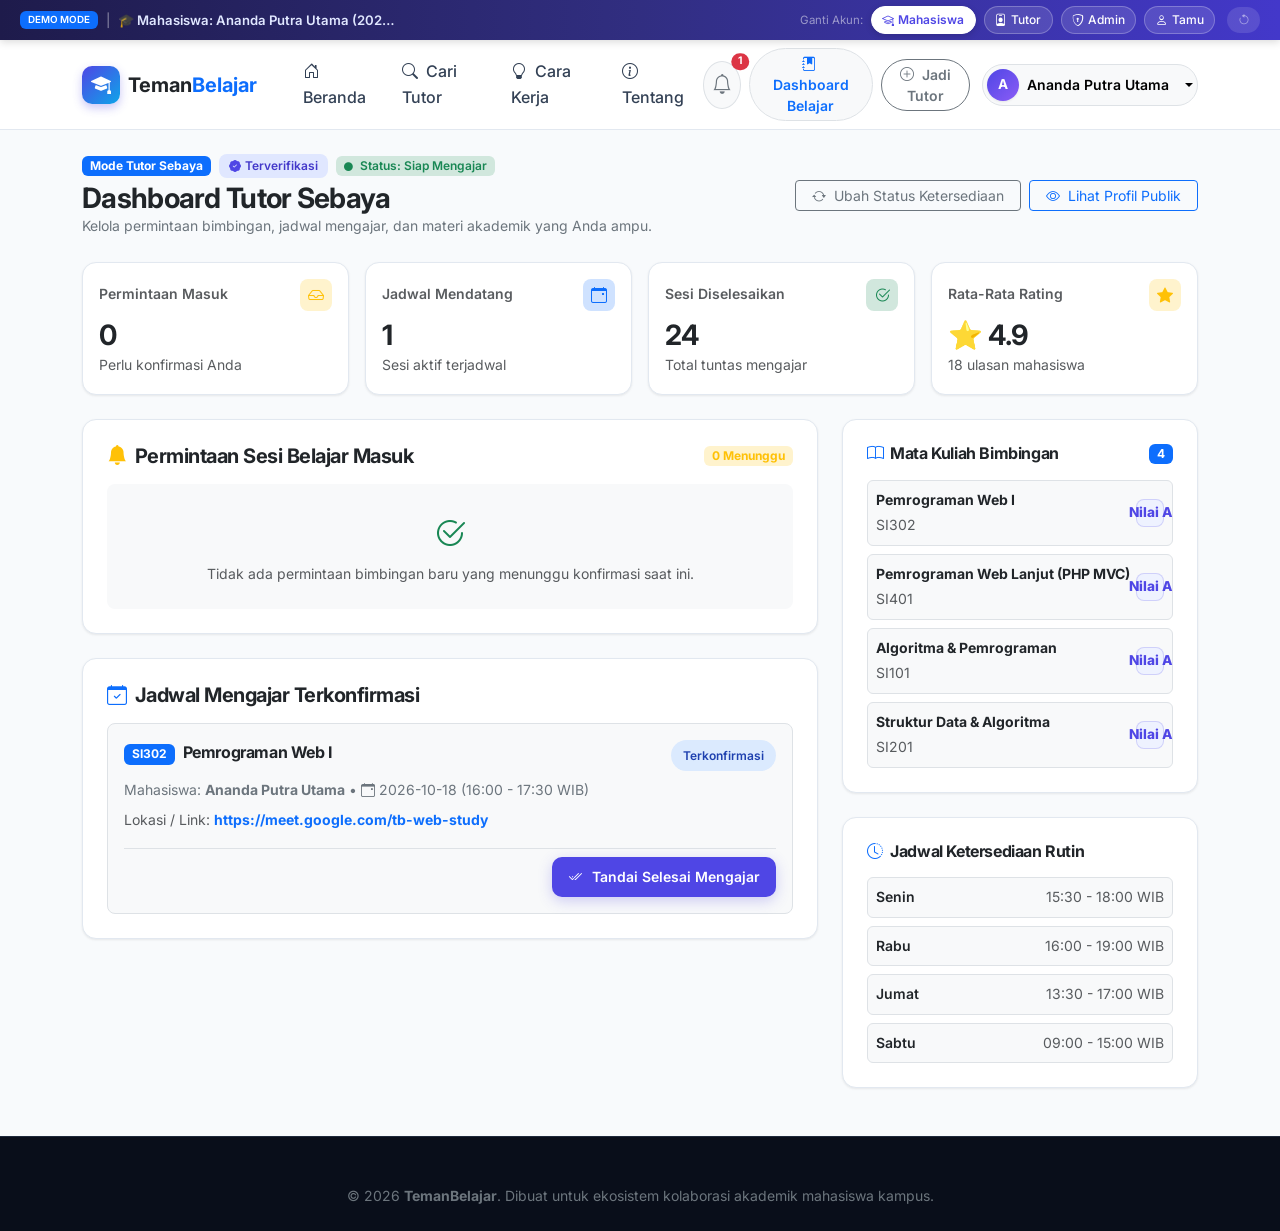
<file: demo/tutor-dashboard.html>
<!DOCTYPE html>
<html lang="id">
<head>
    <meta charset="UTF-8">
    <meta name="viewport" content="width=device-width, initial-scale=1.0">
    <title>Dashboard Tutor Sebaya — TemanBelajar Demo</title>
    <meta name="description" content="Dashboard manajemen tutor sebaya: setujui permintaan bimbingan, pantau jadwal mengajar, dan kelola mata kuliah kurikulum.">

    <!-- Google Fonts: Inter -->
    <link rel="preconnect" href="https://fonts.googleapis.com">
    <link rel="preconnect" href="https://fonts.gstatic.com" crossorigin>
    <link href="https://fonts.googleapis.com/css2?family=Inter:wght@300;400;500;600;700;800&display=swap" rel="stylesheet">

    <!-- Bootstrap 5.3 CSS & Icons -->
    <link href="https://cdn.jsdelivr.net/npm/bootstrap@5.3.3/dist/css/bootstrap.min.css" rel="stylesheet">
    <link rel="stylesheet" href="https://cdn.jsdelivr.net/npm/bootstrap-icons@1.11.3/font/bootstrap-icons.min.css">

    <!-- Custom Theme Styling -->
    <link rel="stylesheet" href="assets/css/demo.css">
</head>
<body class="d-flex flex-column min-vh-100">

    <!-- NAVBAR -->
    <nav class="navbar navbar-expand-lg navbar-tb sticky-top py-2">
        <div class="container">
            <a class="navbar-brand d-flex align-items-center gap-2 fw-bold" href="index.html">
                <span class="brand-logo-box">
                    <i class="bi bi-mortarboard-fill fs-5"></i>
                </span>
                <span class="text-dark fs-5 tracking-tight">Teman<span class="text-primary">Belajar</span></span>
            </a>

            <button class="navbar-toggler border-0 shadow-none" type="button" data-bs-toggle="collapse" data-bs-target="#navbarContent" aria-controls="navbarContent" aria-expanded="false" aria-label="Toggle navigation">
                <span class="navbar-toggler-icon"></span>
            </button>

            <div class="collapse navbar-collapse" id="navbarContent">
                <ul class="navbar-nav me-auto mb-2 mb-lg-0 ms-lg-3 gap-lg-1">
                    <li class="nav-item">
                        <a class="nav-link" href="index.html"><i class="bi bi-house-door me-1"></i> Beranda</a>
                    </li>
                    <li class="nav-item">
                        <a class="nav-link" href="tutors.html"><i class="bi bi-search me-1"></i> Cari Tutor</a>
                    </li>
                    <li class="nav-item">
                        <a class="nav-link" href="how-it-works.html"><i class="bi bi-lightbulb me-1"></i> Cara Kerja</a>
                    </li>
                    <li class="nav-item">
                        <a class="nav-link" href="about.html"><i class="bi bi-info-circle me-1"></i> Tentang</a>
                    </li>
                </ul>

                <div class="d-flex align-items-center gap-2" id="navbarAuthArea"></div>
            </div>
        </div>
    </nav>

    <main class="flex-grow-1">
        <div class="container py-4">
            <!-- Header -->
            <div class="d-flex flex-column flex-md-row justify-content-between align-items-md-center gap-3 mb-4">
                <div>
                    <div class="d-flex align-items-center gap-2 mb-1">
                        <span class="badge bg-primary text-white">Mode Tutor Sebaya</span>
                        <span class="badge badge-verified"><i class="bi bi-patch-check-fill"></i> Terverifikasi</span>
                        <span class="badge bg-success-subtle text-success fw-semibold" id="tutorStatusBadge">
                            <i class="bi bi-circle-fill me-1" style="font-size: 0.55rem;"></i> Status: Siap Mengajar
                        </span>
                    </div>
                    <h1 class="h3 fw-bold text-dark mb-0">Dashboard Tutor Sebaya</h1>
                    <p class="text-secondary small mb-0">Kelola permintaan bimbingan, jadwal mengajar, dan materi akademik yang Anda ampu.</p>
                </div>
                <div class="d-flex flex-wrap gap-2">
                    <button type="button" class="btn btn-outline-secondary btn-sm px-3" onclick="toggleTutorAvailability()">
                        <i class="bi bi-arrow-repeat me-1"></i> Ubah Status Ketersediaan
                    </button>
                    <a href="tutor-detail.html?id=1" class="btn btn-outline-primary btn-sm px-3">
                        <i class="bi bi-eye me-1"></i> Lihat Profil Publik
                    </a>
                </div>
            </div>

            <!-- Stats Row -->
            <div class="row g-3 mb-4">
                <div class="col-6 col-md-3">
                    <div class="tb-card p-3 bg-white h-100">
                        <div class="d-flex align-items-center justify-content-between mb-2">
                            <span class="small text-muted fw-semibold">Permintaan Masuk</span>
                            <span class="badge bg-warning-subtle text-warning p-2 rounded-3"><i class="bi bi-inbox fs-6"></i></span>
                        </div>
                        <h3 class="fw-bold text-dark mb-0" id="tutorPendingCount">0</h3>
                        <small class="text-muted">Perlu konfirmasi Anda</small>
                    </div>
                </div>
                <div class="col-6 col-md-3">
                    <div class="tb-card p-3 bg-white h-100">
                        <div class="d-flex align-items-center justify-content-between mb-2">
                            <span class="small text-muted fw-semibold">Jadwal Mendatang</span>
                            <span class="badge bg-primary-subtle text-primary p-2 rounded-3"><i class="bi bi-calendar-event fs-6"></i></span>
                        </div>
                        <h3 class="fw-bold text-dark mb-0" id="tutorUpcomingCount">0</h3>
                        <small class="text-muted">Sesi aktif terjadwal</small>
                    </div>
                </div>
                <div class="col-6 col-md-3">
                    <div class="tb-card p-3 bg-white h-100">
                        <div class="d-flex align-items-center justify-content-between mb-2">
                            <span class="small text-muted fw-semibold">Sesi Diselesaikan</span>
                            <span class="badge bg-success-subtle text-success p-2 rounded-3"><i class="bi bi-check2-circle fs-6"></i></span>
                        </div>
                        <h3 class="fw-bold text-dark mb-0" id="tutorCompletedCount">0</h3>
                        <small class="text-muted">Total tuntas mengajar</small>
                    </div>
                </div>
                <div class="col-6 col-md-3">
                    <div class="tb-card p-3 bg-white h-100">
                        <div class="d-flex align-items-center justify-content-between mb-2">
                            <span class="small text-muted fw-semibold">Rata-Rata Rating</span>
                            <span class="badge bg-warning-subtle text-warning p-2 rounded-3"><i class="bi bi-star-fill fs-6"></i></span>
                        </div>
                        <h3 class="fw-bold text-dark mb-0">⭐ <span id="tutorAvgRatingDisplay">4.9</span></h3>
                        <small class="text-muted"><span id="tutorReviewCountDisplay">18</span> ulasan mahasiswa</small>
                    </div>
                </div>
            </div>

            <div class="row g-4">
                <!-- Main Column: Incoming Requests & Schedule -->
                <div class="col-lg-8">
                    <!-- Incoming Requests -->
                    <div class="tb-card p-4 bg-white mb-4">
                        <div class="d-flex justify-content-between align-items-center mb-3">
                            <h2 class="h5 fw-bold text-dark mb-0">
                                <i class="bi bi-bell-fill text-warning me-2"></i>Permintaan Sesi Belajar Masuk
                            </h2>
                            <span class="badge bg-warning-subtle text-warning" id="pendingBadgeText">0 Menunggu</span>
                        </div>
                        <div class="d-flex flex-column gap-3" id="incomingRequestsContainer">
                            <!-- Populated dynamically -->
                        </div>
                    </div>

                    <!-- Upcoming Confirmed Sessions -->
                    <div class="tb-card p-4 bg-white">
                        <div class="d-flex justify-content-between align-items-center mb-3">
                            <h2 class="h5 fw-bold text-dark mb-0">
                                <i class="bi bi-calendar-check text-primary me-2"></i>Jadwal Mengajar Terkonfirmasi
                            </h2>
                        </div>
                        <div class="d-flex flex-column gap-3" id="confirmedTeachingSessionsContainer">
                            <!-- Populated dynamically -->
                        </div>
                    </div>
                </div>

                <!-- Right Column: Subjects & Availability -->
                <div class="col-lg-4">
                    <!-- Subjects Taught -->
                    <div class="tb-card p-4 bg-white mb-4">
                        <div class="d-flex justify-content-between align-items-center mb-3">
                            <h6 class="fw-bold text-dark mb-0">
                                <i class="bi bi-book text-primary me-1"></i> Mata Kuliah Bimbingan
                            </h6>
                            <span class="badge bg-primary text-white" id="tutorSubjectsCount">0</span>
                        </div>
                        <div class="d-flex flex-column gap-2" id="tutorSubjectsList">
                            <!-- Populated dynamically -->
                        </div>
                    </div>

                    <!-- Availability Slots -->
                    <div class="tb-card p-4 bg-white mb-4">
                        <h6 class="fw-bold text-dark mb-3">
                            <i class="bi bi-clock-history text-primary me-1"></i> Jadwal Ketersediaan Rutin
                        </h6>
                        <div class="d-flex flex-column gap-2" id="tutorAvailabilityList">
                            <!-- Populated dynamically -->
                        </div>
                    </div>
                </div>
            </div>
        </div>
    </main>

    <!-- FOOTER -->
    <footer class="footer-tb mt-auto pt-5 pb-4">
        <div class="container text-center small text-secondary">
            &copy; 2026 <strong>TemanBelajar</strong>. Dibuat untuk ekosistem kolaborasi akademik mahasiswa kampus.
        </div>
    </footer>

    <!-- Bootstrap 5.3 Bundle JS -->
    <script src="https://cdn.jsdelivr.net/npm/bootstrap@5.3.3/dist/js/bootstrap.bundle.min.js"></script>

    <!-- Demo Data & Scripts -->
    <script src="assets/js/data.js"></script>
    <script src="assets/js/demo-app.js"></script>
    <script>
        document.addEventListener('DOMContentLoaded', function () {
            const data = getTBData();
            // Tutor Bintang Pratama has user_id = 2, tutor_id = 1
            const tutor = data.tutors.find(t => t.id === 1) || data.tutors[0];
            const tutorUserId = tutor.user_id;

            // Stats
            const pendingRequests = data.sessions.filter(s => s.tutor_id === tutorUserId && s.status === 'pending');
            const upcomingSessions = data.sessions.filter(s => s.tutor_id === tutorUserId && s.status === 'accepted');
            const completedSessions = data.sessions.filter(s => s.tutor_id === tutorUserId && s.status === 'completed');

            document.getElementById('tutorPendingCount').textContent = pendingRequests.length;
            document.getElementById('tutorUpcomingCount').textContent = upcomingSessions.length;
            document.getElementById('tutorCompletedCount').textContent = completedSessions.length + tutor.completed_sessions_count;
            document.getElementById('tutorAvgRatingDisplay').textContent = tutor.avg_rating.toFixed(1);
            document.getElementById('tutorReviewCountDisplay').textContent = tutor.review_count;
            document.getElementById('pendingBadgeText').textContent = `${pendingRequests.length} Menunggu`;

            // Availability Badge
            updateAvailabilityUI(tutor.is_available);

            // Render Pending Requests
            const pendingContainer = document.getElementById('incomingRequestsContainer');
            if (pendingRequests.length === 0) {
                pendingContainer.innerHTML = `
                    <div class="p-4 bg-light rounded-3 text-center text-muted small">
                        <i class="bi bi-check2-circle fs-2 d-block mb-1 text-success"></i>
                        Tidak ada permintaan bimbingan baru yang menunggu konfirmasi saat ini.
                    </div>
                `;
            } else {
                pendingContainer.innerHTML = pendingRequests.map(req => `
                    <div class="p-3 bg-light rounded-3 border d-flex flex-column gap-2">
                        <div class="d-flex justify-content-between align-items-start">
                            <div class="d-flex align-items-center gap-2">
                                <div class="avatar-placeholder" style="width: 40px; height: 40px; font-size: 1rem;">
                                    ${req.student_name.charAt(0)}
                                </div>
                                <div>
                                    <h6 class="fw-bold text-dark mb-0">${escapeHtml(req.student_name)}</h6>
                                    <small class="text-muted">Kode Sesi: <code>${req.session_code}</code></small>
                                </div>
                            </div>
                            <span class="badge-status status-pending">Perlu Respon</span>
                        </div>

                        <div class="p-2 bg-white rounded border small">
                            <div><strong>Mata Kuliah:</strong> ${escapeHtml(req.subject_name)} (${req.subject_code})</div>
                            <div><strong>Jadwal:</strong> ${req.session_date} (${req.start_time} - ${req.end_time} WIB) [${req.duration_minutes} Menit]</div>
                            <div><strong>Metode:</strong> ${req.learning_method === 'online' ? 'Online' : 'Tatap Muka'} (${escapeHtml(req.location_or_link)})</div>
                            ${req.notes ? `<div class="mt-1 text-secondary fst-italic">"${escapeHtml(req.notes)}"</div>` : ''}
                        </div>

                        <div class="d-flex gap-2 justify-content-end mt-1">
                            <button type="button" class="btn btn-outline-danger btn-sm px-3 fw-semibold" onclick="rejectSession(${req.id})">
                                <i class="bi bi-x-circle me-1"></i> Tolak
                            </button>
                            <button type="button" class="btn btn-success btn-sm px-3 fw-semibold text-white" onclick="approveSession(${req.id})">
                                <i class="bi bi-check2-circle me-1"></i> Setujui Sesi
                            </button>
                        </div>
                    </div>
                `).join('');
            }

            // Render Confirmed Sessions
            const confirmedContainer = document.getElementById('confirmedTeachingSessionsContainer');
            if (upcomingSessions.length === 0) {
                confirmedContainer.innerHTML = `
                    <div class="p-4 bg-light rounded-3 text-center text-muted small">
                        <i class="bi bi-calendar-event fs-2 d-block mb-1 text-secondary"></i>
                        Belum ada jadwal mengajar yang terkonfirmasi dalam waktu dekat.
                    </div>
                `;
            } else {
                confirmedContainer.innerHTML = upcomingSessions.map(ses => `
                    <div class="p-3 bg-light rounded-3 border d-flex flex-column gap-2">
                        <div class="d-flex justify-content-between align-items-start">
                            <div>
                                <span class="badge bg-primary text-white small">${escapeHtml(ses.subject_code)}</span>
                                <h6 class="fw-bold text-dark d-inline ms-1">${escapeHtml(ses.subject_name)}</h6>
                            </div>
                            <span class="badge-status status-accepted">Terkonfirmasi</span>
                        </div>
                        <div class="small text-secondary">
                            Mahasiswa: <strong>${escapeHtml(ses.student_name)}</strong> • 
                            <i class="bi bi-calendar-event me-1"></i>${ses.session_date} (${ses.start_time} - ${ses.end_time} WIB)
                        </div>
                        <div class="small text-muted">
                            Lokasi / Link: <strong class="text-primary">${escapeHtml(ses.location_or_link)}</strong>
                        </div>
                        <div class="d-flex justify-content-end mt-2 pt-2 border-top">
                            <button type="button" class="btn btn-tb-primary btn-sm px-3 fw-semibold" onclick="completeSession(${ses.id})">
                                <i class="bi bi-check2-all me-1"></i> Tandai Selesai Mengajar
                            </button>
                        </div>
                    </div>
                `).join('');
            }

            // Render Subjects List
            document.getElementById('tutorSubjectsCount').textContent = tutor.subjects.length;
            const subjectsContainer = document.getElementById('tutorSubjectsList');
            subjectsContainer.innerHTML = tutor.subjects.map(s => `
                <div class="p-2 rounded bg-light border d-flex justify-content-between align-items-center">
                    <div>
                        <div class="fw-bold small text-dark">${escapeHtml(s.name)}</div>
                        <small class="text-muted">${s.code}</small>
                    </div>
                    <span class="badge badge-grade">Nilai ${s.grade}</span>
                </div>
            `).join('');

            // Render Availability List
            const availContainer = document.getElementById('tutorAvailabilityList');
            availContainer.innerHTML = tutor.availability.map(slot => `
                <div class="d-flex justify-content-between align-items-center small p-2 rounded bg-light border">
                    <span class="fw-semibold text-dark">${slot.day}</span>
                    <span class="text-muted">${slot.start} - ${slot.end} WIB</span>
                </div>
            `).join('');
        });

        function toggleTutorAvailability() {
            const data = getTBData();
            const tutor = data.tutors.find(t => t.id === 1);
            if (!tutor) return;

            tutor.is_available = tutor.is_available ? 0 : 1;
            saveTBData(data);

            updateAvailabilityUI(tutor.is_available);
            showToast('Status Diperbarui', `Status ketersediaan Anda diubah menjadi: ${tutor.is_available ? 'Siap Mengajar' : 'Istirahat / Penuh'}`, 'info');
        }

        function updateAvailabilityUI(isAvailable) {
            const badge = document.getElementById('tutorStatusBadge');
            if (isAvailable) {
                badge.className = 'badge bg-success-subtle text-success fw-semibold';
                badge.innerHTML = '<i class="bi bi-circle-fill me-1" style="font-size: 0.55rem;"></i> Status: Siap Mengajar';
            } else {
                badge.className = 'badge bg-secondary-subtle text-secondary fw-semibold';
                badge.innerHTML = '<i class="bi bi-dash-circle me-1"></i> Status: Sedang Istirahat';
            }
        }
    </script>
</body>
</html>
</file>
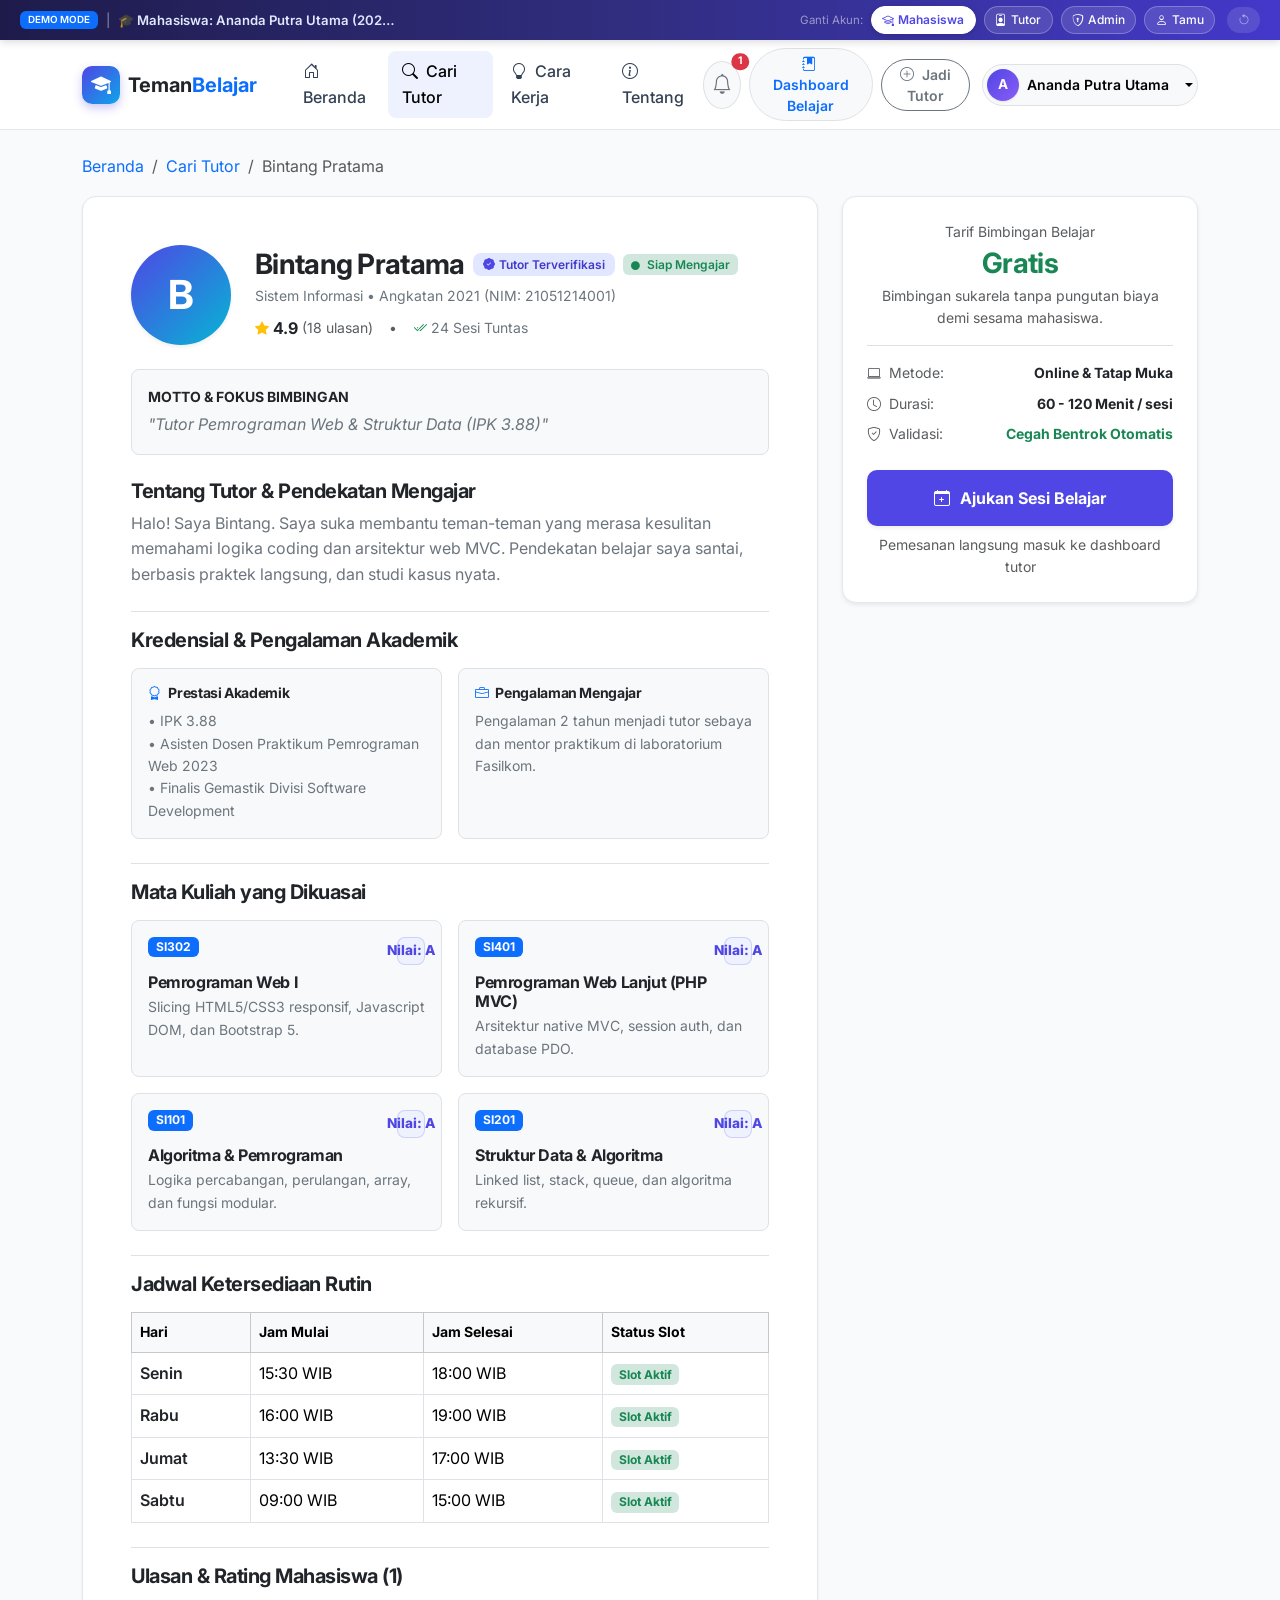
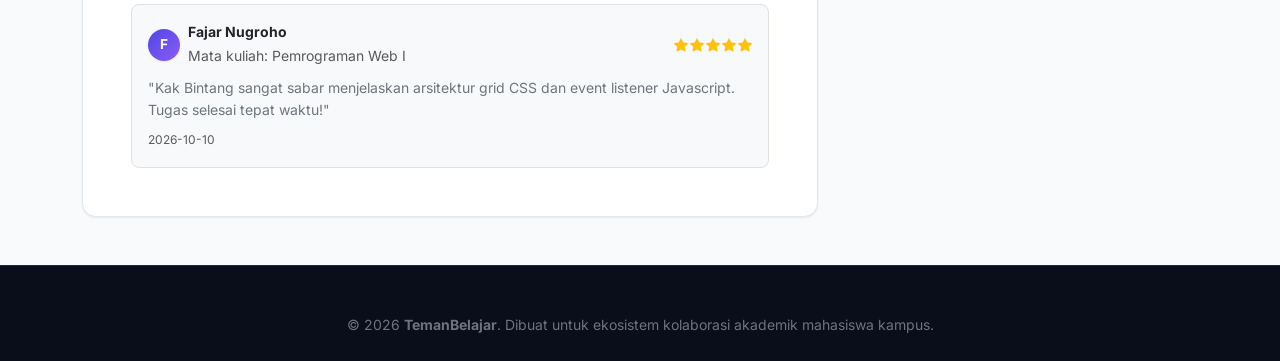
<file: demo/tutor-detail.html>
<!DOCTYPE html>
<html lang="id">
<head>
    <meta charset="UTF-8">
    <meta name="viewport" content="width=device-width, initial-scale=1.0">
    <title>Profil Tutor Sebaya — TemanBelajar Demo</title>
    <meta name="description" content="Lihat kredensial akademik, nilai mata kuliah, ulasan mahasiswa, dan ajukan bimbingan belajar dengan tutor sebaya terverifikasi.">

    <!-- Google Fonts: Inter -->
    <link rel="preconnect" href="https://fonts.googleapis.com">
    <link rel="preconnect" href="https://fonts.gstatic.com" crossorigin>
    <link href="https://fonts.googleapis.com/css2?family=Inter:wght@300;400;500;600;700;800&display=swap" rel="stylesheet">

    <!-- Bootstrap 5.3 CSS & Icons -->
    <link href="https://cdn.jsdelivr.net/npm/bootstrap@5.3.3/dist/css/bootstrap.min.css" rel="stylesheet">
    <link rel="stylesheet" href="https://cdn.jsdelivr.net/npm/bootstrap-icons@1.11.3/font/bootstrap-icons.min.css">

    <!-- Custom Theme Styling -->
    <link rel="stylesheet" href="assets/css/demo.css">
</head>
<body class="d-flex flex-column min-vh-100">

    <!-- NAVBAR -->
    <nav class="navbar navbar-expand-lg navbar-tb sticky-top py-2">
        <div class="container">
            <a class="navbar-brand d-flex align-items-center gap-2 fw-bold" href="index.html">
                <span class="brand-logo-box">
                    <i class="bi bi-mortarboard-fill fs-5"></i>
                </span>
                <span class="text-dark fs-5 tracking-tight">Teman<span class="text-primary">Belajar</span></span>
            </a>

            <button class="navbar-toggler border-0 shadow-none" type="button" data-bs-toggle="collapse" data-bs-target="#navbarContent" aria-controls="navbarContent" aria-expanded="false" aria-label="Toggle navigation">
                <span class="navbar-toggler-icon"></span>
            </button>

            <div class="collapse navbar-collapse" id="navbarContent">
                <ul class="navbar-nav me-auto mb-2 mb-lg-0 ms-lg-3 gap-lg-1">
                    <li class="nav-item">
                        <a class="nav-link" href="index.html"><i class="bi bi-house-door me-1"></i> Beranda</a>
                    </li>
                    <li class="nav-item">
                        <a class="nav-link active" href="tutors.html"><i class="bi bi-search me-1"></i> Cari Tutor</a>
                    </li>
                    <li class="nav-item">
                        <a class="nav-link" href="how-it-works.html"><i class="bi bi-lightbulb me-1"></i> Cara Kerja</a>
                    </li>
                    <li class="nav-item">
                        <a class="nav-link" href="about.html"><i class="bi bi-info-circle me-1"></i> Tentang</a>
                    </li>
                </ul>

                <div class="d-flex align-items-center gap-2" id="navbarAuthArea"></div>
            </div>
        </div>
    </nav>

    <main class="flex-grow-1">
        <div class="container py-4">
            <!-- Breadcrumbs -->
            <nav aria-label="breadcrumb" class="mb-3">
                <ol class="breadcrumb small">
                    <li class="breadcrumb-item"><a href="index.html" class="text-decoration-none">Beranda</a></li>
                    <li class="breadcrumb-item"><a href="tutors.html" class="text-decoration-none">Cari Tutor</a></li>
                    <li class="breadcrumb-item active" aria-current="page" id="breadcrumbTutorName">Profil Tutor</li>
                </ol>
            </nav>

            <div class="row g-4" id="tutorDetailMainRow">
                <!-- Main Profile Column -->
                <div class="col-lg-8">
                    <!-- Profile Card Header -->
                    <div class="tb-card p-4 p-md-5 bg-white mb-4">
                        <div class="d-flex flex-column flex-md-row align-items-md-center gap-4 mb-4">
                            <div class="avatar-placeholder avatar-tutor shadow-sm" style="width: 100px; height: 100px; font-size: 2.5rem;" id="detailAvatarPlaceholder">
                                B
                            </div>

                            <div class="flex-grow-1">
                                <div class="d-flex flex-wrap align-items-center gap-2 mb-1">
                                    <h1 class="h3 fw-bold text-dark mb-0" id="detailFullName">Nama Tutor</h1>
                                    <span class="badge badge-verified">
                                        <i class="bi bi-patch-check-fill"></i> Tutor Terverifikasi
                                    </span>
                                    <span class="badge bg-success-subtle text-success fw-semibold" id="detailAvailabilityBadge">
                                        <i class="bi bi-circle-fill me-1" style="font-size: 0.55rem;"></i> Siap Mengajar
                                    </span>
                                </div>

                                <p class="text-secondary small mb-2" id="detailMetaInfo">
                                    Sistem Informasi • Angkatan 2021 (NIM: 21051214001)
                                </p>

                                <div class="d-flex align-items-center gap-3 small">
                                    <div class="d-flex align-items-center gap-1">
                                        <i class="bi bi-star-fill text-warning"></i>
                                        <span class="fw-bold text-dark fs-6" id="detailRating">4.9</span>
                                        <span class="text-muted" id="detailReviewCount">(18 ulasan)</span>
                                    </div>
                                    <span class="text-muted">•</span>
                                    <div class="text-secondary">
                                        <i class="bi bi-check2-all text-success me-1"></i><span id="detailCompletedCount">24</span> Sesi Tuntas
                                    </div>
                                </div>
                            </div>
                        </div>

                        <!-- Headline Callout -->
                        <div class="p-3 bg-light rounded-3 mb-4 border">
                            <div class="fw-bold text-dark mb-1 small text-uppercase tracking-wider">Motto & Fokus Bimbingan</div>
                            <p class="mb-0 text-secondary fst-italic" id="detailHeadline">"..."</p>
                        </div>

                        <!-- Bio -->
                        <div class="mb-4">
                            <h2 class="h5 fw-bold text-dark mb-2">Tentang Tutor & Pendekatan Mengajar</h2>
                            <p class="text-secondary" style="white-space: pre-line;" id="detailBio">...</p>
                        </div>

                        <!-- Credentials & Experience -->
                        <div class="mb-4 pt-3 border-top">
                            <h2 class="h5 fw-bold text-dark mb-3">Kredensial & Pengalaman Akademik</h2>
                            <div class="row g-3">
                                <div class="col-md-6">
                                    <div class="p-3 rounded-3 bg-light border h-100">
                                        <h6 class="fw-bold text-dark mb-2 small"><i class="bi bi-award text-primary me-1"></i> Prestasi Akademik</h6>
                                        <p class="small text-secondary mb-0" style="white-space: pre-line;" id="detailAchievements">...</p>
                                    </div>
                                </div>
                                <div class="col-md-6">
                                    <div class="p-3 rounded-3 bg-light border h-100">
                                        <h6 class="fw-bold text-dark mb-2 small"><i class="bi bi-briefcase text-primary me-1"></i> Pengalaman Mengajar</h6>
                                        <p class="small text-secondary mb-0" style="white-space: pre-line;" id="detailExperience">...</p>
                                    </div>
                                </div>
                            </div>
                        </div>

                        <!-- Subjects Taught -->
                        <div class="mb-4 pt-3 border-top">
                            <h2 class="h5 fw-bold text-dark mb-3">Mata Kuliah yang Dikuasai</h2>
                            <div class="row g-3" id="detailSubjectsGrid">
                                <!-- Populated dynamically -->
                            </div>
                        </div>

                        <!-- Weekly Availability -->
                        <div class="mb-4 pt-3 border-top">
                            <h2 class="h5 fw-bold text-dark mb-3">Jadwal Ketersediaan Rutin</h2>
                            <div class="table-responsive">
                                <table class="table table-bordered table-hover align-middle mb-0">
                                    <thead class="table-light small">
                                        <tr>
                                            <th>Hari</th>
                                            <th>Jam Mulai</th>
                                            <th>Jam Selesai</th>
                                            <th>Status Slot</th>
                                        </tr>
                                    </thead>
                                    <tbody id="detailAvailabilityTable">
                                        <!-- Populated dynamically -->
                                    </tbody>
                                </table>
                            </div>
                        </div>

                        <!-- Student Reviews -->
                        <div class="pt-3 border-top">
                            <div class="d-flex justify-content-between align-items-center mb-3">
                                <h2 class="h5 fw-bold text-dark mb-0">Ulasan & Rating Mahasiswa (<span id="detailReviewsTotal">0</span>)</h2>
                            </div>
                            <div class="d-flex flex-column gap-3" id="detailReviewsList">
                                <!-- Populated dynamically -->
                            </div>
                        </div>
                    </div>
                </div>

                <!-- Sticky Booking Sidebar -->
                <div class="col-lg-4">
                    <div class="tb-card p-4 bg-white sticky-top shadow-sm" style="top: 80px;">
                        <div class="text-center pb-3 mb-3 border-bottom">
                            <div class="small text-muted mb-1">Tarif Bimbingan Belajar</div>
                            <h3 class="fw-bold text-primary mb-1" id="detailRateDisplay">Gratis</h3>
                            <p class="small text-muted mb-0" id="detailRateSubtext">Bimbingan sukarela tanpa pungutan biaya demi sesama mahasiswa.</p>
                        </div>

                        <ul class="list-unstyled small d-flex flex-column gap-2 mb-4">
                            <li class="d-flex justify-content-between">
                                <span class="text-muted"><i class="bi bi-laptop me-1"></i> Metode:</span>
                                <strong class="text-dark" id="detailMethodDisplay">Online & Tatap Muka</strong>
                            </li>
                            <li class="d-flex justify-content-between">
                                <span class="text-muted"><i class="bi bi-clock me-1"></i> Durasi:</span>
                                <strong class="text-dark">60 - 120 Menit / sesi</strong>
                            </li>
                            <li class="d-flex justify-content-between">
                                <span class="text-muted"><i class="bi bi-shield-check me-1"></i> Validasi:</span>
                                <strong class="text-success">Cegah Bentrok Otomatis</strong>
                            </li>
                        </ul>

                        <button type="button" class="btn btn-tb-primary w-100 py-3 fw-bold fs-6 mb-2 shadow-sm" id="detailBookButton">
                            <i class="bi bi-calendar-plus me-1"></i> Ajukan Sesi Belajar
                        </button>
                        <div class="text-center small text-muted">
                            Pemesanan langsung masuk ke dashboard tutor
                        </div>
                    </div>
                </div>
            </div>
        </div>
    </main>

    <!-- FOOTER -->
    <footer class="footer-tb mt-auto pt-5 pb-4">
        <div class="container text-center small text-secondary">
            &copy; 2026 <strong>TemanBelajar</strong>. Dibuat untuk ekosistem kolaborasi akademik mahasiswa kampus.
        </div>
    </footer>

    <!-- Bootstrap 5.3 Bundle JS -->
    <script src="https://cdn.jsdelivr.net/npm/bootstrap@5.3.3/dist/js/bootstrap.bundle.min.js"></script>

    <!-- Demo Data & Scripts -->
    <script src="assets/js/data.js"></script>
    <script src="assets/js/demo-app.js"></script>
    <script>
        document.addEventListener('DOMContentLoaded', function () {
            const data = getTBData();
            const params = new URLSearchParams(window.location.search);
            const tutorId = parseInt(params.get('id') || '1', 10);

            const tutor = data.tutors.find(t => t.id === tutorId) || data.tutors[0];
            if (!tutor) return;

            // Page Titles & Breadcrumb
            document.title = `${tutor.full_name} — Profil Tutor TemanBelajar Demo`;
            document.getElementById('breadcrumbTutorName').textContent = tutor.full_name;

            // Profile info
            document.getElementById('detailAvatarPlaceholder').textContent = tutor.full_name.charAt(0);
            document.getElementById('detailFullName').textContent = tutor.full_name;
            document.getElementById('detailMetaInfo').textContent = `${tutor.program_name} • Angkatan ${tutor.graduation_year} (NIM: ${tutor.nim})`;
            document.getElementById('detailRating').textContent = tutor.avg_rating.toFixed(1);
            document.getElementById('detailReviewCount').textContent = `(${tutor.review_count} ulasan)`;
            document.getElementById('detailCompletedCount').textContent = tutor.completed_sessions_count;
            document.getElementById('detailHeadline').textContent = `"${tutor.headline}"`;
            document.getElementById('detailBio').textContent = tutor.bio;
            document.getElementById('detailAchievements').textContent = tutor.academic_achievements || 'Tidak dicantumkan.';
            document.getElementById('detailExperience').textContent = tutor.teaching_experience || 'Pengalaman membimbing mahasiswa sejawat.';

            // Availability Badge
            const availBadge = document.getElementById('detailAvailabilityBadge');
            if (tutor.is_available) {
                availBadge.className = 'badge bg-success-subtle text-success fw-semibold';
                availBadge.innerHTML = '<i class="bi bi-circle-fill me-1" style="font-size: 0.55rem;"></i> Siap Mengajar';
            } else {
                availBadge.className = 'badge bg-secondary-subtle text-secondary fw-semibold';
                availBadge.innerHTML = 'Jadwal Penuh';
            }

            // Price & Method
            const rateDisplay = document.getElementById('detailRateDisplay');
            const rateSubtext = document.getElementById('detailRateSubtext');
            if (tutor.is_free) {
                rateDisplay.textContent = 'Gratis';
                rateDisplay.className = 'fw-bold text-success mb-1';
                rateSubtext.textContent = 'Bimbingan sukarela tanpa pungutan biaya demi sesama mahasiswa.';
            } else {
                rateDisplay.textContent = formatRupiah(tutor.hourly_rate);
                rateDisplay.className = 'fw-bold text-primary mb-1';
                rateSubtext.textContent = 'per sesi bimbingan (pembayaran langsung di luar platform).';
            }

            const methodDisplay = document.getElementById('detailMethodDisplay');
            if (tutor.preferred_method === 'online') methodDisplay.textContent = 'Hanya Online';
            else if (tutor.preferred_method === 'offline') methodDisplay.textContent = 'Tatap Muka Saja';
            else methodDisplay.textContent = 'Online & Tatap Muka';

            // Subjects Grid
            const subjGrid = document.getElementById('detailSubjectsGrid');
            subjGrid.innerHTML = tutor.subjects.map(s => `
                <div class="col-md-6">
                    <div class="p-3 rounded-3 bg-light border h-100 d-flex flex-column justify-content-between">
                        <div>
                            <div class="d-flex justify-content-between align-items-start mb-2">
                                <span class="badge bg-primary text-white">${escapeHtml(s.code)}</span>
                                <span class="badge badge-grade">Nilai: ${s.grade}</span>
                            </div>
                            <h6 class="fw-bold text-dark mb-1">${escapeHtml(s.name)}</h6>
                            <p class="small text-secondary mb-0">${escapeHtml(s.notes)}</p>
                        </div>
                    </div>
                </div>
            `).join('');

            // Availability Table
            const availTable = document.getElementById('detailAvailabilityTable');
            availTable.innerHTML = tutor.availability.map(slot => `
                <tr>
                    <td class="fw-semibold text-dark">${slot.day}</td>
                    <td>${slot.start} WIB</td>
                    <td>${slot.end} WIB</td>
                    <td><span class="badge bg-success-subtle text-success">Slot Aktif</span></td>
                </tr>
            `).join('');

            // Reviews List
            const tutorReviews = data.reviews.filter(r => r.tutor_id === tutor.user_id && r.is_visible);
            document.getElementById('detailReviewsTotal').textContent = tutorReviews.length;
            const revContainer = document.getElementById('detailReviewsList');
            if (tutorReviews.length === 0) {
                revContainer.innerHTML = `
                    <div class="p-4 bg-light rounded-3 text-center text-muted small">
                        Belum ada ulasan untuk tutor ini. Jadilah mahasiswa pertama yang belajar bersama Kak ${escapeHtml(tutor.full_name)}!
                    </div>
                `;
            } else {
                revContainer.innerHTML = tutorReviews.map(r => `
                    <div class="p-3 bg-light rounded-3 border">
                        <div class="d-flex justify-content-between align-items-center mb-2">
                            <div class="d-flex align-items-center gap-2">
                                <div class="avatar-placeholder" style="width: 32px; height: 32px; font-size: 0.85rem;">
                                    ${r.student_name.charAt(0)}
                                </div>
                                <div>
                                    <div class="fw-bold text-dark small">${escapeHtml(r.student_name)}</div>
                                    <small class="text-muted">Mata kuliah: ${escapeHtml(r.subject_name)}</small>
                                </div>
                            </div>
                            <div class="star-rating small">
                                ${'<i class="bi bi-star-fill text-warning"></i>'.repeat(r.rating)}
                            </div>
                        </div>
                        <p class="small text-secondary mb-1">"${escapeHtml(r.comment)}"</p>
                        <small class="text-muted" style="font-size: 0.75rem;">${r.created_at.slice(0, 10)}</small>
                    </div>
                `).join('');
            }

            // Booking Button Event
            document.getElementById('detailBookButton').onclick = function () {
                openBookingModal(tutor.id);
            };
        });
    </script>
</body>
</html>
</file>
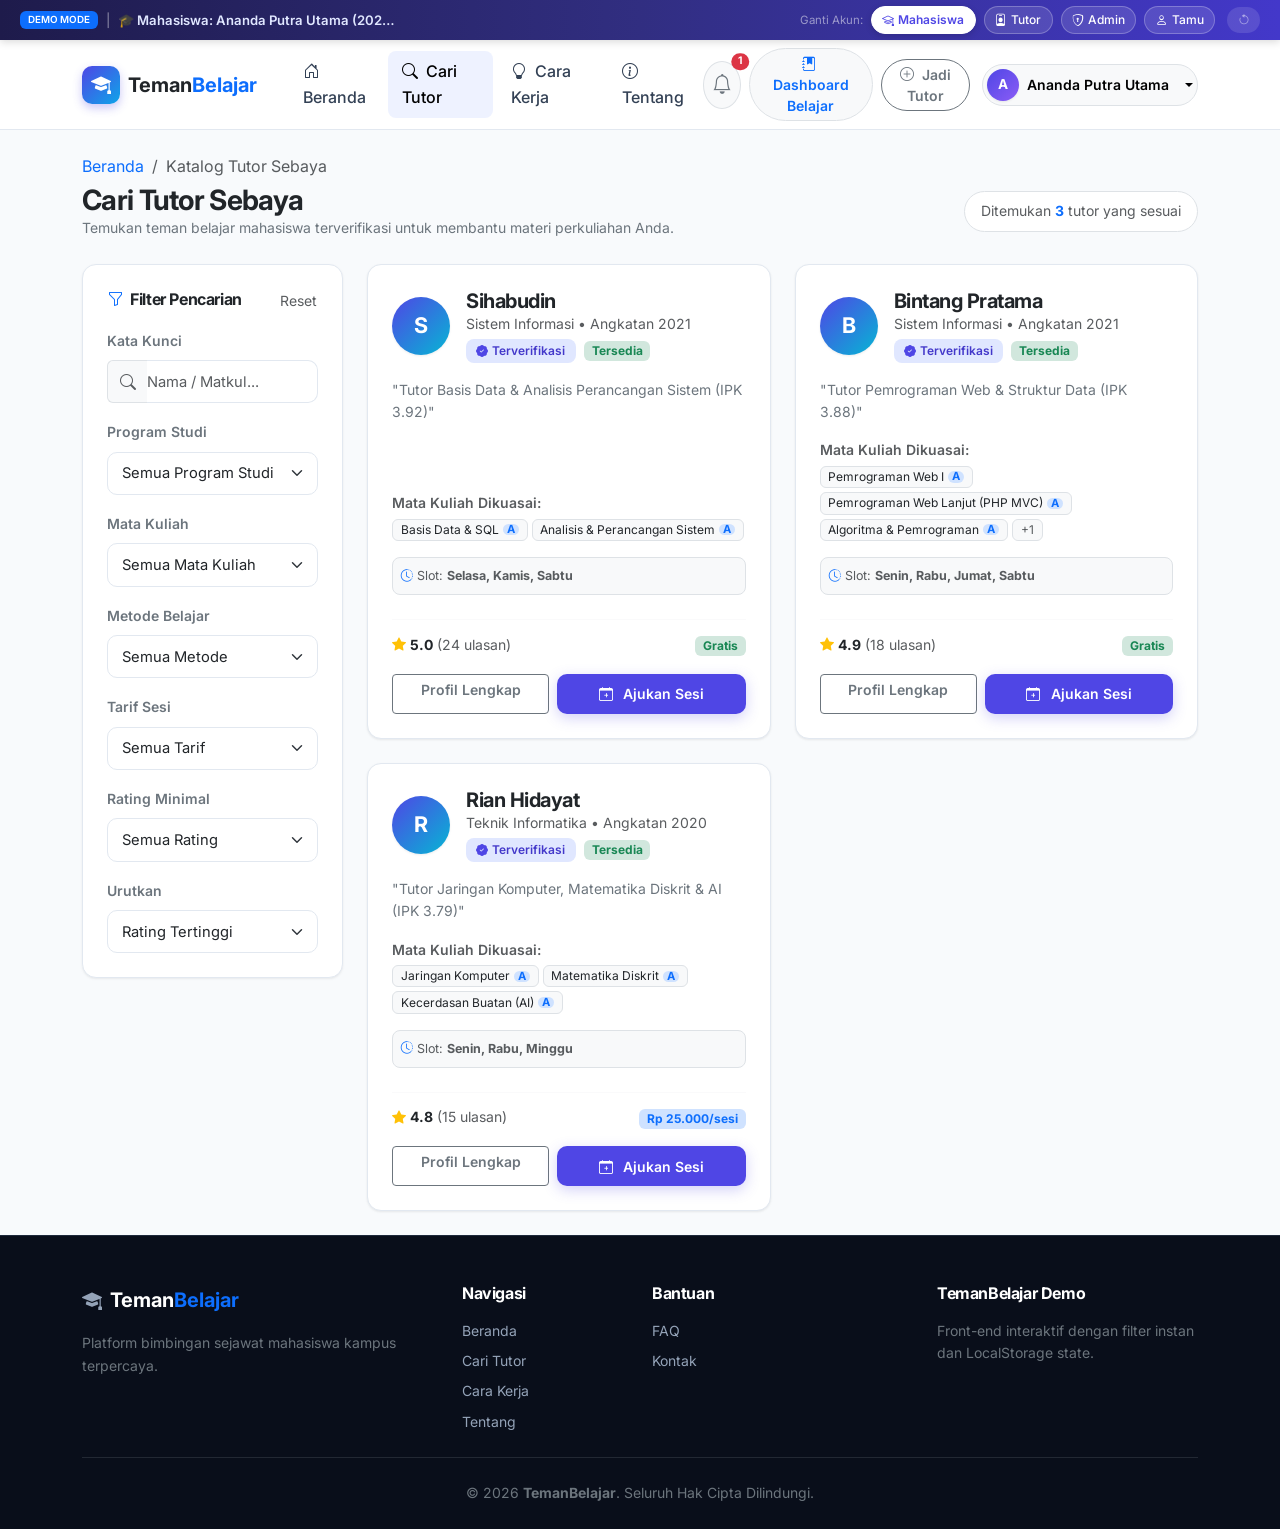
<file: demo/tutors.html>
<!DOCTYPE html>
<html lang="id">
<head>
    <meta charset="UTF-8">
    <meta name="viewport" content="width=device-width, initial-scale=1.0">
    <title>Cari Tutor Sebaya — TemanBelajar Demo</title>
    <meta name="description" content="Temukan rekan mahasiswa berprestasi untuk membimbing mata kuliah sulit Anda. Filter berdasarkan program studi, tarif gratis, dan metode online/offline.">

    <!-- Google Fonts: Inter -->
    <link rel="preconnect" href="https://fonts.googleapis.com">
    <link rel="preconnect" href="https://fonts.gstatic.com" crossorigin>
    <link href="https://fonts.googleapis.com/css2?family=Inter:wght@300;400;500;600;700;800&display=swap" rel="stylesheet">

    <!-- Bootstrap 5.3 CSS & Icons -->
    <link href="https://cdn.jsdelivr.net/npm/bootstrap@5.3.3/dist/css/bootstrap.min.css" rel="stylesheet">
    <link rel="stylesheet" href="https://cdn.jsdelivr.net/npm/bootstrap-icons@1.11.3/font/bootstrap-icons.min.css">

    <!-- Custom Theme Styling -->
    <link rel="stylesheet" href="assets/css/demo.css">
</head>
<body class="d-flex flex-column min-vh-100">

    <!-- NAVBAR -->
    <nav class="navbar navbar-expand-lg navbar-tb sticky-top py-2">
        <div class="container">
            <a class="navbar-brand d-flex align-items-center gap-2 fw-bold" href="index.html">
                <span class="brand-logo-box">
                    <i class="bi bi-mortarboard-fill fs-5"></i>
                </span>
                <span class="text-dark fs-5 tracking-tight">Teman<span class="text-primary">Belajar</span></span>
            </a>

            <button class="navbar-toggler border-0 shadow-none" type="button" data-bs-toggle="collapse" data-bs-target="#navbarContent" aria-controls="navbarContent" aria-expanded="false" aria-label="Toggle navigation">
                <span class="navbar-toggler-icon"></span>
            </button>

            <div class="collapse navbar-collapse" id="navbarContent">
                <ul class="navbar-nav me-auto mb-2 mb-lg-0 ms-lg-3 gap-lg-1">
                    <li class="nav-item">
                        <a class="nav-link" href="index.html">
                            <i class="bi bi-house-door me-1"></i> Beranda
                        </a>
                    </li>
                    <li class="nav-item">
                        <a class="nav-link active" href="tutors.html">
                            <i class="bi bi-search me-1"></i> Cari Tutor
                        </a>
                    </li>
                    <li class="nav-item">
                        <a class="nav-link" href="how-it-works.html">
                            <i class="bi bi-lightbulb me-1"></i> Cara Kerja
                        </a>
                    </li>
                    <li class="nav-item">
                        <a class="nav-link" href="about.html">
                            <i class="bi bi-info-circle me-1"></i> Tentang
                        </a>
                    </li>
                </ul>

                <div class="d-flex align-items-center gap-2" id="navbarAuthArea"></div>
            </div>
        </div>
    </nav>

    <main class="flex-grow-1">
        <div class="container py-4">
            <!-- Breadcrumb & Header -->
            <div class="mb-4">
                <nav aria-label="breadcrumb">
                    <ol class="breadcrumb small mb-1">
                        <li class="breadcrumb-item"><a href="index.html" class="text-decoration-none">Beranda</a></li>
                        <li class="breadcrumb-item active" aria-current="page">Katalog Tutor Sebaya</li>
                    </ol>
                </nav>
                <div class="d-flex flex-column flex-md-row justify-content-between align-items-md-center gap-2">
                    <div>
                        <h1 class="h3 fw-bold text-dark mb-0">Cari Tutor Sebaya</h1>
                        <p class="text-secondary small mb-0">Temukan teman belajar mahasiswa terverifikasi untuk membantu materi perkuliahan Anda.</p>
                    </div>
                    <div class="small text-muted bg-white px-3 py-2 rounded-pill border">
                        Ditemukan <strong class="text-primary" id="matchingTutorsCount">0</strong> tutor yang sesuai
                    </div>
                </div>
            </div>

            <div class="row g-4">
                <!-- Filter Sidebar -->
                <div class="col-lg-3">
                    <div class="tb-card p-4 bg-white sticky-top" style="top: 80px;">
                        <div class="d-flex justify-content-between align-items-center mb-3">
                            <h6 class="fw-bold mb-0 text-dark">
                                <i class="bi bi-funnel text-primary me-1"></i> Filter Pencarian
                            </h6>
                            <button type="button" class="btn btn-link btn-sm text-decoration-none p-0 text-muted" onclick="resetFilters()">Reset</button>
                        </div>

                        <form id="filterForm" onsubmit="event.preventDefault(); applyFilters();" class="d-flex flex-column gap-3">
                            <!-- Keyword Search -->
                            <div>
                                <label class="form-label small fw-semibold text-secondary">Kata Kunci</label>
                                <div class="input-group">
                                    <span class="input-group-text bg-light border-end-0 text-muted"><i class="bi bi-search"></i></span>
                                    <input type="text" id="filterKeyword" class="form-control border-start-0 ps-0" placeholder="Nama / Matkul..." oninput="applyFilters()">
                                </div>
                            </div>

                            <!-- Program Studi -->
                            <div>
                                <label class="form-label small fw-semibold text-secondary">Program Studi</label>
                                <select id="filterProgram" class="form-select form-select-sm" onchange="applyFilters()">
                                    <option value="">Semua Program Studi</option>
                                </select>
                            </div>

                            <!-- Mata Kuliah -->
                            <div>
                                <label class="form-label small fw-semibold text-secondary">Mata Kuliah</label>
                                <select id="filterSubject" class="form-select form-select-sm" onchange="applyFilters()">
                                    <option value="">Semua Mata Kuliah</option>
                                </select>
                            </div>

                            <!-- Metode Belajar -->
                            <div>
                                <label class="form-label small fw-semibold text-secondary">Metode Belajar</label>
                                <select id="filterMethod" class="form-select form-select-sm" onchange="applyFilters()">
                                    <option value="all">Semua Metode</option>
                                    <option value="online">Online (Daring)</option>
                                    <option value="offline">Tatap Muka (Luring)</option>
                                </select>
                            </div>

                            <!-- Tarif Sesi -->
                            <div>
                                <label class="form-label small fw-semibold text-secondary">Tarif Sesi</label>
                                <select id="filterPrice" class="form-select form-select-sm" onchange="applyFilters()">
                                    <option value="">Semua Tarif</option>
                                    <option value="free">Gratis (Sukarela)</option>
                                    <option value="paid">Berbayar Ringan</option>
                                </select>
                            </div>

                            <!-- Minimal Rating -->
                            <div>
                                <label class="form-label small fw-semibold text-secondary">Rating Minimal</label>
                                <select id="filterMinRating" class="form-select form-select-sm" onchange="applyFilters()">
                                    <option value="">Semua Rating</option>
                                    <option value="4">⭐ 4.0 Bintang ke atas</option>
                                    <option value="4.5">⭐ 4.5 Bintang ke atas</option>
                                </select>
                            </div>

                            <!-- Sorting -->
                            <div>
                                <label class="form-label small fw-semibold text-secondary">Urutkan</label>
                                <select id="filterSort" class="form-select form-select-sm" onchange="applyFilters()">
                                    <option value="rating_desc">Rating Tertinggi</option>
                                    <option value="reviews_desc">Ulasan Terbanyak</option>
                                    <option value="price_asc">Tarif Terendah</option>
                                </select>
                            </div>
                        </form>
                    </div>
                </div>

                <!-- Tutor Cards Grid -->
                <div class="col-lg-9">
                    <div class="row g-4" id="tutorsListContainer">
                        <!-- Populated by script -->
                    </div>
                </div>
            </div>
        </div>
    </main>

    <!-- FOOTER -->
    <footer class="footer-tb mt-auto pt-5 pb-4">
        <div class="container">
            <div class="row g-4 mb-4">
                <div class="col-lg-4 col-md-6">
                    <div class="d-flex align-items-center gap-2 mb-3">
                        <span class="brand-logo-box">
                            <i class="bi bi-mortarboard-fill fs-5"></i>
                        </span>
                        <span class="text-white fs-5 fw-bold">Teman<span class="text-primary">Belajar</span></span>
                    </div>
                    <p class="small text-secondary mb-3">
                        Platform bimbingan sejawat mahasiswa kampus terpercaya.
                    </p>
                </div>
                <div class="col-lg-2 col-md-6 col-6">
                    <h6 class="text-white fw-bold mb-3">Navigasi</h6>
                    <ul class="list-unstyled small d-flex flex-column gap-2 mb-0">
                        <li><a href="index.html">Beranda</a></li>
                        <li><a href="tutors.html">Cari Tutor</a></li>
                        <li><a href="how-it-works.html">Cara Kerja</a></li>
                        <li><a href="about.html">Tentang</a></li>
                    </ul>
                </div>
                <div class="col-lg-3 col-md-6 col-6">
                    <h6 class="text-white fw-bold mb-3">Bantuan</h6>
                    <ul class="list-unstyled small d-flex flex-column gap-2 mb-0">
                        <li><a href="how-it-works.html#faq">FAQ</a></li>
                        <li><a href="contact.html">Kontak</a></li>
                    </ul>
                </div>
                <div class="col-lg-3 col-md-6">
                    <h6 class="text-white fw-bold mb-3">TemanBelajar Demo</h6>
                    <p class="small text-secondary mb-0">
                        Front-end interaktif dengan filter instan dan LocalStorage state.
                    </p>
                </div>
            </div>
            <hr class="border-secondary my-4">
            <div class="small text-secondary text-center">
                &copy; 2026 <strong>TemanBelajar</strong>. Seluruh Hak Cipta Dilindungi.
            </div>
        </div>
    </footer>

    <!-- Bootstrap 5.3 Bundle JS -->
    <script src="https://cdn.jsdelivr.net/npm/bootstrap@5.3.3/dist/js/bootstrap.bundle.min.js"></script>

    <!-- Demo Data & Scripts -->
    <script src="assets/js/data.js"></script>
    <script src="assets/js/demo-app.js"></script>
    <script>
        document.addEventListener('DOMContentLoaded', function () {
            const data = getTBData();

            // Populate Program filter
            const progSelect = document.getElementById('filterProgram');
            data.studyPrograms.forEach(p => {
                const opt = document.createElement('option');
                opt.value = p.id;
                opt.textContent = `${p.name} (${p.code})`;
                progSelect.appendChild(opt);
            });

            // Populate Subject filter
            const subjSelect = document.getElementById('filterSubject');
            data.studySubjects.forEach(s => {
                const opt = document.createElement('option');
                opt.value = s.id;
                opt.textContent = `${s.name} (${s.code})`;
                subjSelect.appendChild(opt);
            });

            // Check URL Params
            const params = new URLSearchParams(window.location.search);
            if (params.get('q')) document.getElementById('filterKeyword').value = params.get('q');
            if (params.get('program_id')) document.getElementById('filterProgram').value = params.get('program_id');
            if (params.get('subject_id')) document.getElementById('filterSubject').value = params.get('subject_id');
            if (params.get('method')) document.getElementById('filterMethod').value = params.get('method');
            if (params.get('price_type')) document.getElementById('filterPrice').value = params.get('price_type');
            if (params.get('min_rating')) document.getElementById('filterMinRating').value = params.get('min_rating');

            applyFilters();
        });

        function resetFilters() {
            document.getElementById('filterKeyword').value = '';
            document.getElementById('filterProgram').value = '';
            document.getElementById('filterSubject').value = '';
            document.getElementById('filterMethod').value = 'all';
            document.getElementById('filterPrice').value = '';
            document.getElementById('filterMinRating').value = '';
            document.getElementById('filterSort').value = 'rating_desc';
            applyFilters();
        }

        function applyFilters() {
            const data = getTBData();
            const keyword = document.getElementById('filterKeyword').value.trim().toLowerCase();
            const programId = document.getElementById('filterProgram').value;
            const subjectId = document.getElementById('filterSubject').value;
            const method = document.getElementById('filterMethod').value;
            const priceType = document.getElementById('filterPrice').value;
            const minRating = document.getElementById('filterMinRating').value;
            const sortMode = document.getElementById('filterSort').value;

            let filtered = data.tutors.filter(tutor => {
                // Keyword matches name, headline, bio, or subject names
                if (keyword) {
                    const matchName = tutor.full_name.toLowerCase().includes(keyword);
                    const matchHeadline = tutor.headline.toLowerCase().includes(keyword);
                    const matchSub = tutor.subjects.some(s => s.name.toLowerCase().includes(keyword) || s.code.toLowerCase().includes(keyword));
                    if (!matchName && !matchHeadline && !matchSub) return false;
                }

                // Program
                if (programId && tutor.program_id !== parseInt(programId, 10)) {
                    return false;
                }

                // Subject
                if (subjectId && !tutor.subjects.some(s => s.subject_id === parseInt(subjectId, 10))) {
                    return false;
                }

                // Method
                if (method !== 'all') {
                    if (tutor.preferred_method !== 'both' && tutor.preferred_method !== method) {
                        return false;
                    }
                }

                // Price Type
                if (priceType === 'free' && !tutor.is_free) return false;
                if (priceType === 'paid' && tutor.is_free) return false;

                // Min Rating
                if (minRating && tutor.avg_rating < parseFloat(minRating)) {
                    return false;
                }

                return true;
            });

            // Sort
            if (sortMode === 'rating_desc') {
                filtered.sort((a, b) => b.avg_rating - a.avg_rating);
            } else if (sortMode === 'reviews_desc') {
                filtered.sort((a, b) => b.review_count - a.review_count);
            } else if (sortMode === 'price_asc') {
                filtered.sort((a, b) => a.hourly_rate - b.hourly_rate);
            }

            // Update Counter
            document.getElementById('matchingTutorsCount').textContent = filtered.length;

            // Render
            const container = document.getElementById('tutorsListContainer');
            if (filtered.length === 0) {
                container.innerHTML = `
                    <div class="col-12">
                        <div class="tb-card p-5 text-center bg-white">
                            <i class="bi bi-search fs-1 text-muted mb-3 d-block"></i>
                            <h5 class="fw-bold text-dark mb-1">Tidak Ada Tutor Ditemukan</h5>
                            <p class="text-secondary small mb-3">Coba ubah kata kunci pencarian atau sesuaikan opsi filter Anda.</p>
                            <button type="button" class="btn btn-tb-outline btn-sm" onclick="resetFilters()">
                                Reset Semua Filter
                            </button>
                        </div>
                    </div>
                `;
                return;
            }

            container.innerHTML = filtered.map(tutor => `
                <div class="col-md-6">
                    <div class="tb-card p-4 h-100 d-flex flex-column bg-white">
                        <div class="d-flex align-items-center gap-3 mb-3">
                            <div class="avatar-placeholder avatar-tutor" style="width: 58px; height: 58px; font-size: 1.35rem;">
                                ${tutor.full_name.charAt(0)}
                            </div>
                            <div class="overflow-hidden">
                                <h5 class="fw-bold mb-0 text-dark text-truncate" title="${escapeHtml(tutor.full_name)}">${escapeHtml(tutor.full_name)}</h5>
                                <small class="text-muted d-block text-truncate">${escapeHtml(tutor.program_name)} • Angkatan ${tutor.graduation_year}</small>
                                <div class="d-flex align-items-center gap-2 mt-1">
                                    <span class="badge badge-verified">
                                        <i class="bi bi-patch-check-fill"></i> Terverifikasi
                                    </span>
                                    <span class="badge ${tutor.is_available ? 'bg-success-subtle text-success' : 'bg-secondary-subtle text-secondary'} small">
                                        ${tutor.is_available ? 'Tersedia' : 'Penuh'}
                                    </span>
                                </div>
                            </div>
                        </div>

                        <p class="small text-secondary mb-3 flex-grow-1" style="display: -webkit-box; -webkit-line-clamp: 2; -webkit-box-orient: vertical; overflow: hidden;">
                            "${escapeHtml(tutor.headline)}"
                        </p>

                        <!-- Mata Kuliah badges with Grades -->
                        <div class="mb-3">
                            <span class="small text-muted fw-semibold d-block mb-1">Mata Kuliah Dikuasai:</span>
                            <div class="d-flex flex-wrap gap-1">
                                ${tutor.subjects.slice(0, 3).map(s => `
                                    <span class="badge bg-light text-dark border small fw-normal d-inline-flex align-items-center gap-1">
                                        <span>${escapeHtml(s.name)}</span>
                                        <span class="badge bg-primary-subtle text-primary py-0 px-1" style="font-size: 0.7rem;">${s.grade}</span>
                                    </span>
                                `).join('')}
                                ${tutor.subjects.length > 3 ? `<span class="badge bg-light text-muted border small fw-normal">+${tutor.subjects.length - 3}</span>` : ''}
                            </div>
                        </div>

                        <!-- Schedule preview -->
                        <div class="p-2 bg-light rounded-3 small mb-3 border">
                            <div class="d-flex align-items-center gap-1 text-muted" style="font-size: 0.78rem;">
                                <i class="bi bi-clock-history text-primary"></i>
                                <span>Slot: <strong>${tutor.availability.map(a => a.day).join(', ')}</strong></span>
                            </div>
                        </div>

                        <hr class="my-2 border-light-subtle">

                        <!-- Rating & Price -->
                        <div class="d-flex justify-content-between align-items-center mb-3 pt-1">
                            <div class="d-flex align-items-center gap-1 small">
                                <i class="bi bi-star-fill text-warning"></i>
                                <span class="fw-bold text-dark">${tutor.avg_rating.toFixed(1)}</span>
                                <span class="text-muted">(${tutor.review_count} ulasan)</span>
                            </div>
                            <div>
                                ${tutor.is_free ? `
                                    <span class="badge bg-success-subtle text-success fw-bold px-2 py-1">Gratis</span>
                                ` : `
                                    <span class="badge bg-primary-subtle text-primary fw-bold px-2 py-1">${formatRupiah(tutor.hourly_rate)}/sesi</span>
                                `}
                            </div>
                        </div>

                        <!-- Actions -->
                        <div class="d-flex gap-2">
                            <a href="tutor-detail.html?id=${tutor.id}" class="btn btn-outline-secondary btn-sm flex-grow-1 fw-semibold">
                                Profil Lengkap
                            </a>
                            <button type="button" class="btn btn-tb-primary btn-sm flex-grow-1 fw-semibold" onclick="openBookingModal(${tutor.id})">
                                <i class="bi bi-calendar-plus me-1"></i> Ajukan Sesi
                            </button>
                        </div>
                    </div>
                </div>
            `).join('');
        }
    </script>
</body>
</html>
</file>
<file: demo/assets/css/demo.css>
/* ==========================================================
   TEMANBELAJAR - DEMO FRONTEND DESIGN SYSTEM & MODERN STYLING
   Primary Palette: Indigo/Violet/Sky, Slate, Emerald, Amber
   Typography: Inter (Google Fonts)
   Aesthetic: Premium Glassmorphism, Micro-animations, Elevation
   ========================================================== */

:root {
    --tb-primary: #4f46e5;
    --tb-primary-hover: #4338ca;
    --tb-primary-light: #eef2ff;
    --tb-primary-glow: rgba(79, 70, 229, 0.18);
    --tb-secondary: #0ea5e9;
    --tb-secondary-light: #f0f9ff;
    --tb-accent: #8b5cf6;
    --tb-accent-light: #f5f3ff;
    --tb-dark: #0f172a;
    --tb-slate: #334155;
    --tb-muted: #64748b;
    --tb-light: #f8fafc;
    --tb-surface: #ffffff;
    --tb-border: #e2e8f0;
    --tb-border-hover: #cbd5e1;
    --tb-success: #10b981;
    --tb-success-light: #ecfdf5;
    --tb-warning: #f59e0b;
    --tb-warning-light: #fffbeb;
    --tb-danger: #ef4444;
    --tb-danger-light: #fef2f2;
    --tb-shadow-sm: 0 1px 3px 0 rgba(0, 0, 0, 0.05), 0 1px 2px 0 rgba(0, 0, 0, 0.03);
    --tb-shadow: 0 4px 6px -1px rgba(0, 0, 0, 0.07), 0 2px 4px -2px rgba(0, 0, 0, 0.05);
    --tb-shadow-md: 0 10px 15px -3px rgba(15, 23, 42, 0.08), 0 4px 6px -4px rgba(15, 23, 42, 0.03);
    --tb-shadow-lg: 0 20px 25px -5px rgba(15, 23, 42, 0.1), 0 8px 10px -6px rgba(15, 23, 42, 0.04);
    --tb-shadow-glow: 0 10px 30px -5px rgba(79, 70, 229, 0.25);
    --tb-radius: 14px;
    --tb-radius-lg: 20px;
    --tb-radius-full: 9999px;
}

body {
    font-family: 'Inter', -apple-system, BlinkMacSystemFont, "Segoe UI", Roboto, sans-serif;
    background-color: var(--tb-light);
    color: var(--tb-slate);
    line-height: 1.6;
    overflow-x: hidden;
    padding-top: 40px; /* Space for demo bar */
}

/* Headings */
h1, h2, h3, h4, h5, h6 {
    color: var(--tb-dark);
    font-weight: 700;
    letter-spacing: -0.025em;
}

/* Demo Top Bar */
.demo-banner-top {
    position: fixed;
    top: 0;
    left: 0;
    right: 0;
    height: 40px;
    background: linear-gradient(90deg, #1e1b4b 0%, #312e81 50%, #4338ca 100%);
    color: #e0e7ff;
    z-index: 1050;
    font-size: 0.82rem;
    display: flex;
    align-items: center;
    justify-content: space-between;
    padding: 0 1.25rem;
    box-shadow: 0 2px 8px rgba(0, 0, 0, 0.15);
}

.demo-banner-top .role-pill-btn {
    background: rgba(255, 255, 255, 0.12);
    border: 1px solid rgba(255, 255, 255, 0.25);
    color: #ffffff;
    font-size: 0.75rem;
    padding: 0.2rem 0.65rem;
    border-radius: 999px;
    transition: all 0.2s ease;
    cursor: pointer;
    font-weight: 500;
    display: inline-flex;
    align-items: center;
    gap: 4px;
}

.demo-banner-top .role-pill-btn:hover,
.demo-banner-top .role-pill-btn.active {
    background: #ffffff;
    color: var(--tb-primary);
    border-color: #ffffff;
    font-weight: 600;
    box-shadow: 0 2px 6px rgba(0, 0, 0, 0.15);
}

/* Glass & Card Components */
.tb-card {
    background: var(--tb-surface);
    border: 1px solid var(--tb-border);
    border-radius: var(--tb-radius);
    box-shadow: var(--tb-shadow-sm);
    transition: all 0.25s cubic-bezier(0.16, 1, 0.3, 1);
}

.tb-card:hover {
    box-shadow: var(--tb-shadow-lg);
    border-color: var(--tb-border-hover);
    transform: translateY(-3px);
}

.tb-card-static {
    background: var(--tb-surface);
    border: 1px solid var(--tb-border);
    border-radius: var(--tb-radius);
    box-shadow: var(--tb-shadow-sm);
}

.tb-glass {
    background: rgba(255, 255, 255, 0.85);
    backdrop-filter: blur(16px);
    -webkit-backdrop-filter: blur(16px);
    border: 1px solid rgba(255, 255, 255, 0.6);
}

/* Navbar */
.navbar-tb {
    background: rgba(255, 255, 255, 0.95);
    backdrop-filter: blur(12px);
    -webkit-backdrop-filter: blur(12px);
    border-bottom: 1px solid var(--tb-border);
    transition: all 0.3s ease;
    z-index: 1040;
}

.navbar-brand .brand-logo-box {
    width: 38px;
    height: 38px;
    background: linear-gradient(135deg, var(--tb-primary) 0%, var(--tb-secondary) 100%);
    color: white;
    display: inline-flex;
    align-items: center;
    justify-content: center;
    border-radius: 10px;
    box-shadow: 0 4px 10px rgba(79, 70, 229, 0.3);
    transition: transform 0.2s ease;
}

.navbar-brand:hover .brand-logo-box {
    transform: scale(1.05) rotate(-3deg);
}

.nav-link {
    font-weight: 500;
    color: var(--tb-slate);
    padding: 0.5rem 0.85rem !important;
    border-radius: 8px;
    transition: all 0.2s ease;
}

.nav-link:hover, .nav-link.active {
    color: var(--tb-primary);
    background: var(--tb-primary-light);
}

/* Buttons */
.btn-tb-primary {
    background: var(--tb-primary);
    color: white !important;
    border: none;
    font-weight: 600;
    border-radius: 10px;
    padding: 0.6rem 1.35rem;
    box-shadow: 0 4px 14px rgba(79, 70, 229, 0.25);
    transition: all 0.2s cubic-bezier(0.16, 1, 0.3, 1);
    display: inline-flex;
    align-items: center;
    justify-content: center;
    gap: 0.4rem;
}

.btn-tb-primary:hover {
    background: var(--tb-primary-hover);
    transform: translateY(-2px);
    box-shadow: var(--tb-shadow-glow);
}

.btn-tb-primary:active {
    transform: translateY(0);
}

.btn-tb-outline {
    background: transparent;
    color: var(--tb-primary) !important;
    border: 1.5px solid var(--tb-primary);
    font-weight: 600;
    border-radius: 10px;
    padding: 0.55rem 1.3rem;
    transition: all 0.2s ease;
    display: inline-flex;
    align-items: center;
    justify-content: center;
    gap: 0.4rem;
}

.btn-tb-outline:hover {
    background: var(--tb-primary-light);
    border-color: var(--tb-primary);
    transform: translateY(-1px);
}

/* Hero Section */
.hero-gradient {
    background: radial-gradient(circle at 85% 20%, rgba(14, 165, 233, 0.15) 0%, transparent 40%),
                radial-gradient(circle at 15% 80%, rgba(79, 70, 229, 0.15) 0%, transparent 40%),
                linear-gradient(180deg, #f8fafc 0%, #ffffff 100%);
    position: relative;
    overflow: hidden;
}

.hero-gradient::before {
    content: '';
    position: absolute;
    width: 600px;
    height: 600px;
    background: radial-gradient(circle, rgba(79, 70, 229, 0.08) 0%, transparent 70%);
    top: -150px;
    right: -100px;
    border-radius: 50%;
    pointer-events: none;
}

/* Hero Stats Card */
.hero-stats-card {
    background: #ffffff;
    border: 1px solid var(--tb-border);
    border-radius: var(--tb-radius);
    padding: 1.25rem 1rem;
    transition: all 0.2s ease;
}

.hero-stats-card:hover {
    border-color: var(--tb-primary);
    box-shadow: var(--tb-shadow-md);
    transform: translateY(-2px);
}

/* Avatars */
.avatar-img {
    border-radius: 50%;
    object-fit: cover;
    border: 2px solid #ffffff;
    box-shadow: var(--tb-shadow-sm);
}

.avatar-placeholder {
    border-radius: 50%;
    background: linear-gradient(135deg, var(--tb-primary) 0%, var(--tb-accent) 100%);
    color: #ffffff;
    display: inline-flex;
    align-items: center;
    justify-content: center;
    font-weight: 700;
    box-shadow: var(--tb-shadow-sm);
    flex-shrink: 0;
    user-select: none;
}

.avatar-placeholder.avatar-tutor {
    background: linear-gradient(135deg, #4f46e5 0%, #06b6d4 100%);
}

.avatar-placeholder.avatar-admin {
    background: linear-gradient(135deg, #ef4444 0%, #f97316 100%);
}

/* Badges */
.badge-verified {
    background: #e0e7ff;
    color: #4338ca;
    font-weight: 600;
    padding: 0.35rem 0.65rem;
    border-radius: 8px;
    display: inline-flex;
    align-items: center;
    gap: 4px;
}

.badge-verified i {
    color: #4f46e5;
}

.badge-grade {
    display: inline-flex;
    align-items: center;
    justify-content: center;
    width: 28px;
    height: 28px;
    border-radius: 8px;
    font-weight: 800;
    font-size: 0.85rem;
    background: var(--tb-primary-light);
    color: var(--tb-primary);
    border: 1px solid rgba(79, 70, 229, 0.2);
}

.badge-status {
    padding: 0.35rem 0.75rem;
    border-radius: 999px;
    font-weight: 600;
    font-size: 0.75rem;
    display: inline-flex;
    align-items: center;
    gap: 4px;
}

.badge-status.status-pending {
    background: #fef3c7;
    color: #92400e;
}

.badge-status.status-accepted {
    background: #dbeafe;
    color: #1e40af;
}

.badge-status.status-completed {
    background: #d1fae5;
    color: #065f46;
}

.badge-status.status-rejected {
    background: #fee2e2;
    color: #991b1b;
}

.badge-status.status-cancelled {
    background: #f1f5f9;
    color: #475569;
}

/* Star Rating */
.star-rating {
    color: #f59e0b;
    display: inline-flex;
    align-items: center;
    gap: 2px;
}

.star-input-group {
    display: flex;
    flex-direction: row-reverse;
    justify-content: flex-end;
    gap: 8px;
}

.star-input-group input[type="radio"] {
    display: none;
}

.star-input-group label {
    font-size: 1.8rem;
    color: #cbd5e1;
    cursor: pointer;
    transition: color 0.15s ease, transform 0.15s ease;
}

.star-input-group label:hover,
.star-input-group label:hover ~ label,
.star-input-group input[type="radio"]:checked ~ label {
    color: #f59e0b;
    transform: scale(1.1);
}

/* Footer */
.footer-tb {
    background: #090e1a;
    color: #94a3b8;
    border-top: 1px solid #1e293b;
}

.footer-tb a {
    color: #94a3b8;
    text-decoration: none;
    transition: color 0.2s ease;
}

.footer-tb a:hover {
    color: #ffffff;
}

/* Feature Icon Box */
.icon-box-primary {
    width: 48px;
    height: 48px;
    border-radius: 12px;
    background: var(--tb-primary-light);
    color: var(--tb-primary);
    display: inline-flex;
    align-items: center;
    justify-content: center;
    font-size: 1.4rem;
}

.icon-box-success {
    width: 48px;
    height: 48px;
    border-radius: 12px;
    background: var(--tb-success-light);
    color: var(--tb-success);
    display: inline-flex;
    align-items: center;
    justify-content: center;
    font-size: 1.4rem;
}

.icon-box-warning {
    width: 48px;
    height: 48px;
    border-radius: 12px;
    background: var(--tb-warning-light);
    color: var(--tb-warning);
    display: inline-flex;
    align-items: center;
    justify-content: center;
    font-size: 1.4rem;
}

/* Toast Container */
#tbToastContainer {
    position: fixed;
    bottom: 24px;
    right: 24px;
    z-index: 1090;
    display: flex;
    flex-direction: column;
    gap: 12px;
    pointer-events: none;
}

.tb-toast {
    background: #ffffff;
    border: 1px solid var(--tb-border);
    border-radius: 12px;
    box-shadow: 0 10px 30px rgba(0, 0, 0, 0.12);
    padding: 12px 18px;
    min-width: 300px;
    max-width: 400px;
    pointer-events: auto;
    display: flex;
    align-items: flex-start;
    gap: 12px;
    animation: slideInUp 0.3s cubic-bezier(0.16, 1, 0.3, 1) forwards;
}

@keyframes slideInUp {
    from {
        opacity: 0;
        transform: translateY(20px);
    }
    to {
        opacity: 1;
        transform: translateY(0);
    }
}

/* Quick Search Tag Pills */
.subject-pill {
    padding: 0.35rem 0.85rem;
    background: #ffffff;
    border: 1px solid var(--tb-border);
    border-radius: 999px;
    color: var(--tb-slate);
    font-size: 0.82rem;
    font-weight: 500;
    cursor: pointer;
    transition: all 0.2s ease;
    text-decoration: none;
    display: inline-flex;
    align-items: center;
    gap: 6px;
}

.subject-pill:hover,
.subject-pill.active {
    background: var(--tb-primary);
    border-color: var(--tb-primary);
    color: #ffffff;
    box-shadow: 0 4px 10px rgba(79, 70, 229, 0.25);
}

/* Subtle micro-animations */
.hover-lift {
    transition: transform 0.2s ease, box-shadow 0.2s ease;
}

.hover-lift:hover {
    transform: translateY(-3px);
    box-shadow: var(--tb-shadow-md);
}

/* Modal Enhancements */
.modal-content {
    border-radius: 18px;
    border: none;
    box-shadow: 0 25px 50px -12px rgba(15, 23, 42, 0.25);
    overflow: hidden;
}

.modal-header {
    background: #f8fafc;
    border-bottom: 1px solid var(--tb-border);
}

/* Forms */
.form-control, .form-select {
    border-radius: 10px;
    border: 1.5px solid var(--tb-border);
    padding: 0.6rem 0.9rem;
    font-size: 0.92rem;
    transition: border-color 0.2s ease, box-shadow 0.2s ease;
}

.form-control:focus, .form-select:focus {
    border-color: var(--tb-primary);
    box-shadow: 0 0 0 3px rgba(79, 70, 229, 0.15);
}

/* Custom Scrollbar */
::-webkit-scrollbar {
    width: 8px;
    height: 8px;
}

::-webkit-scrollbar-track {
    background: #f1f5f9;
}

::-webkit-scrollbar-thumb {
    background: #cbd5e1;
    border-radius: 4px;
}

::-webkit-scrollbar-thumb:hover {
    background: #94a3b8;
}
</file>
